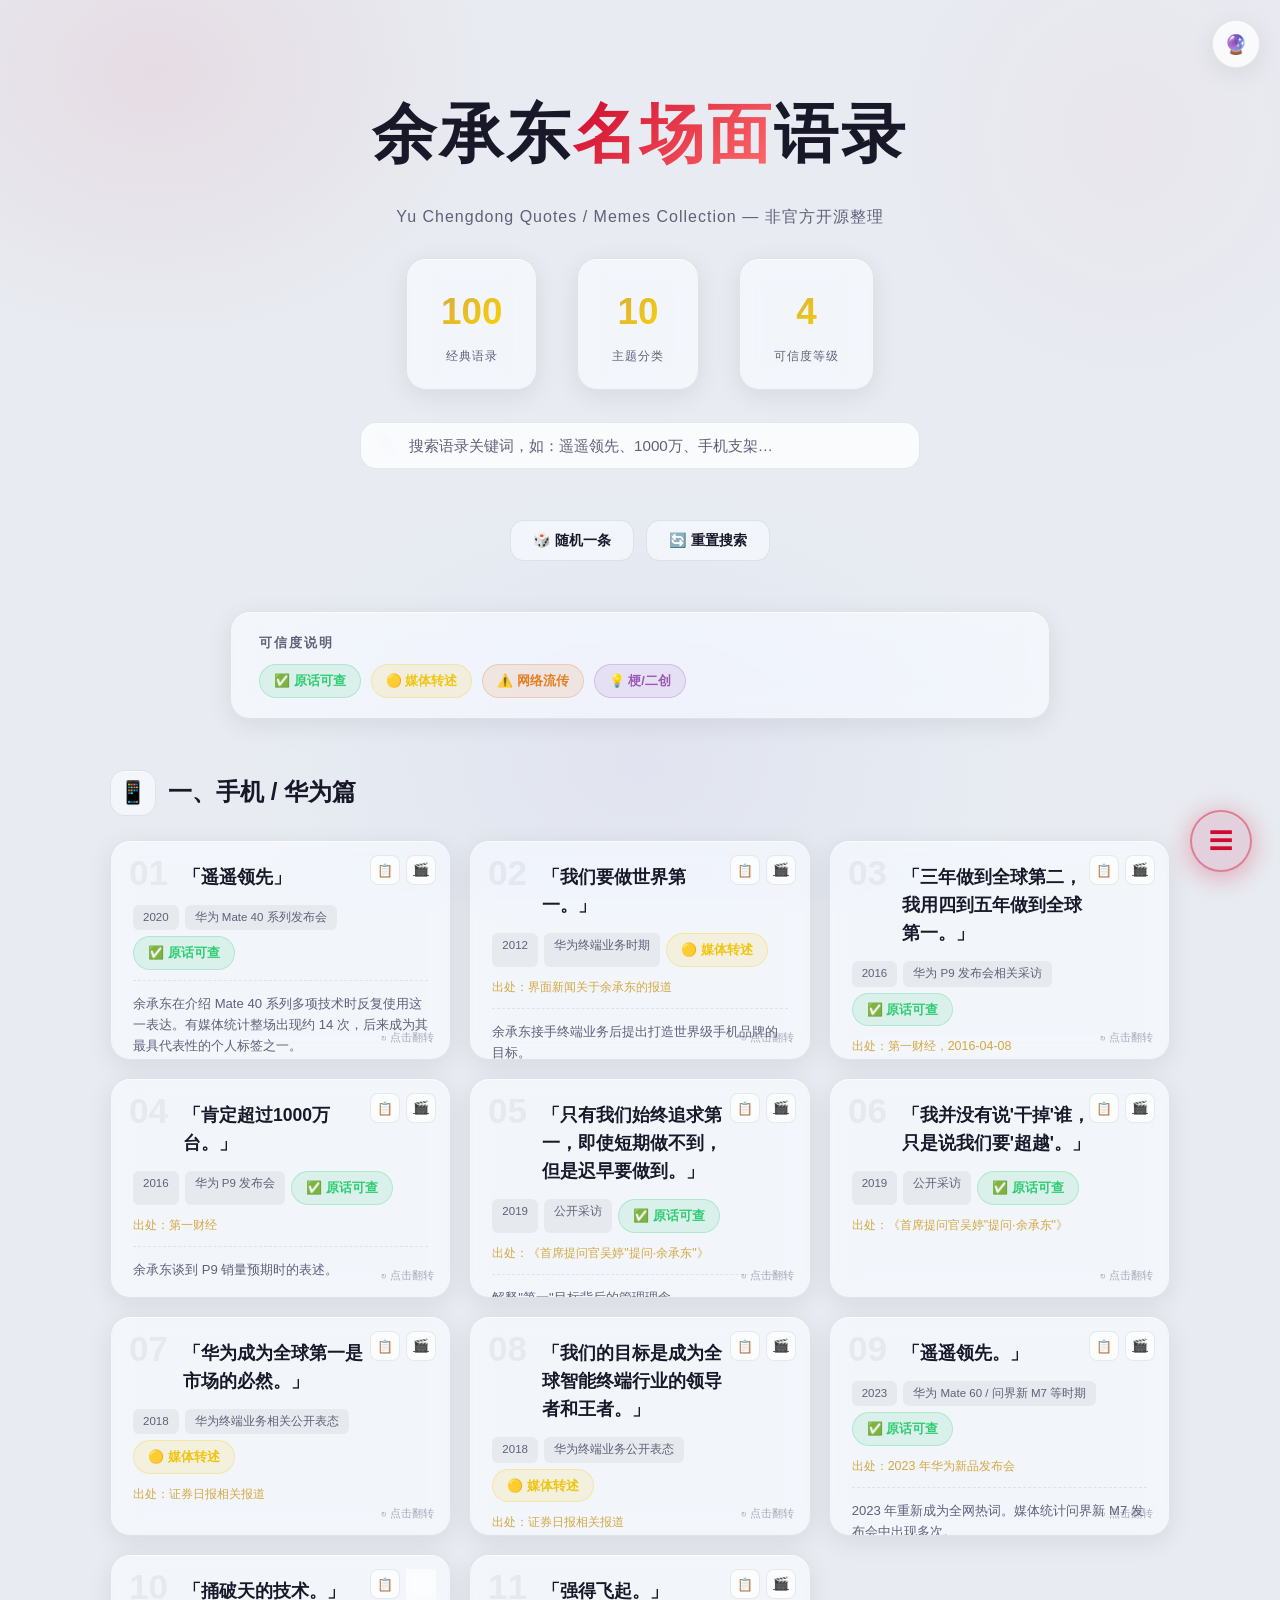
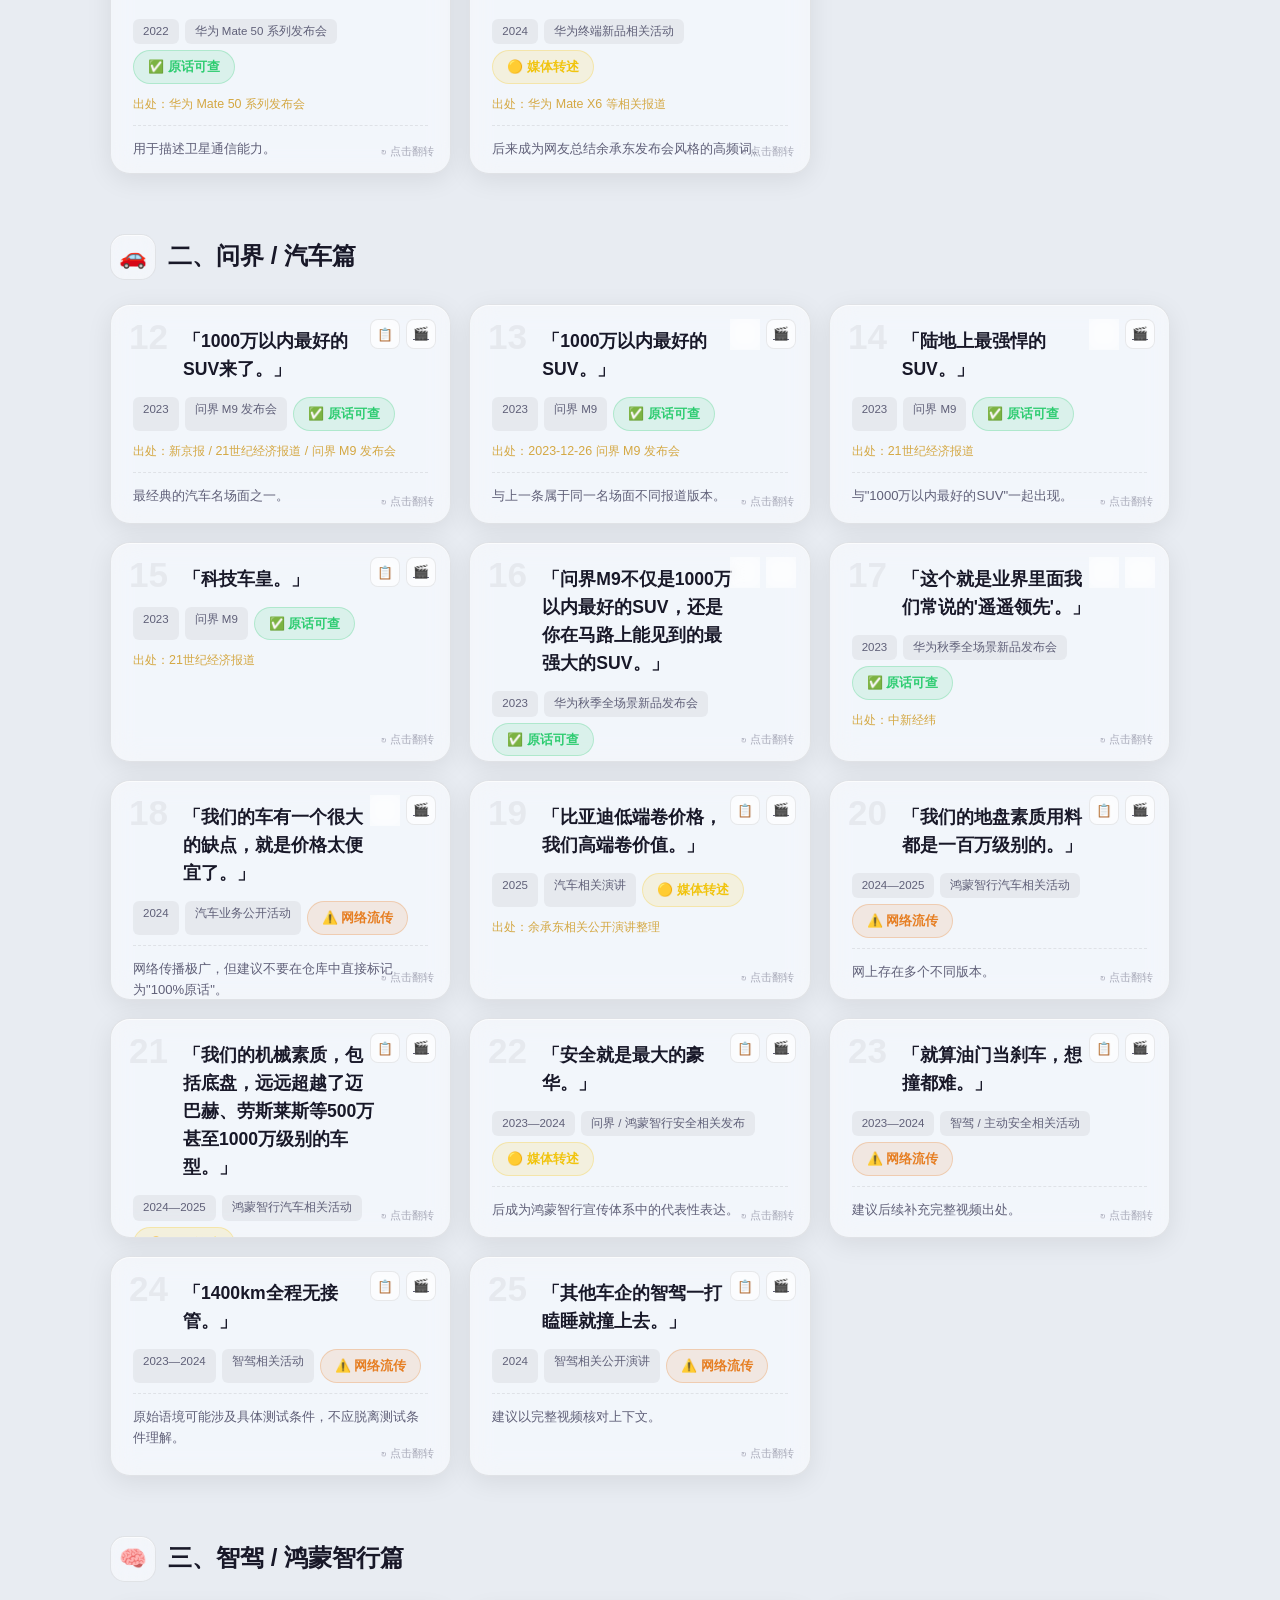
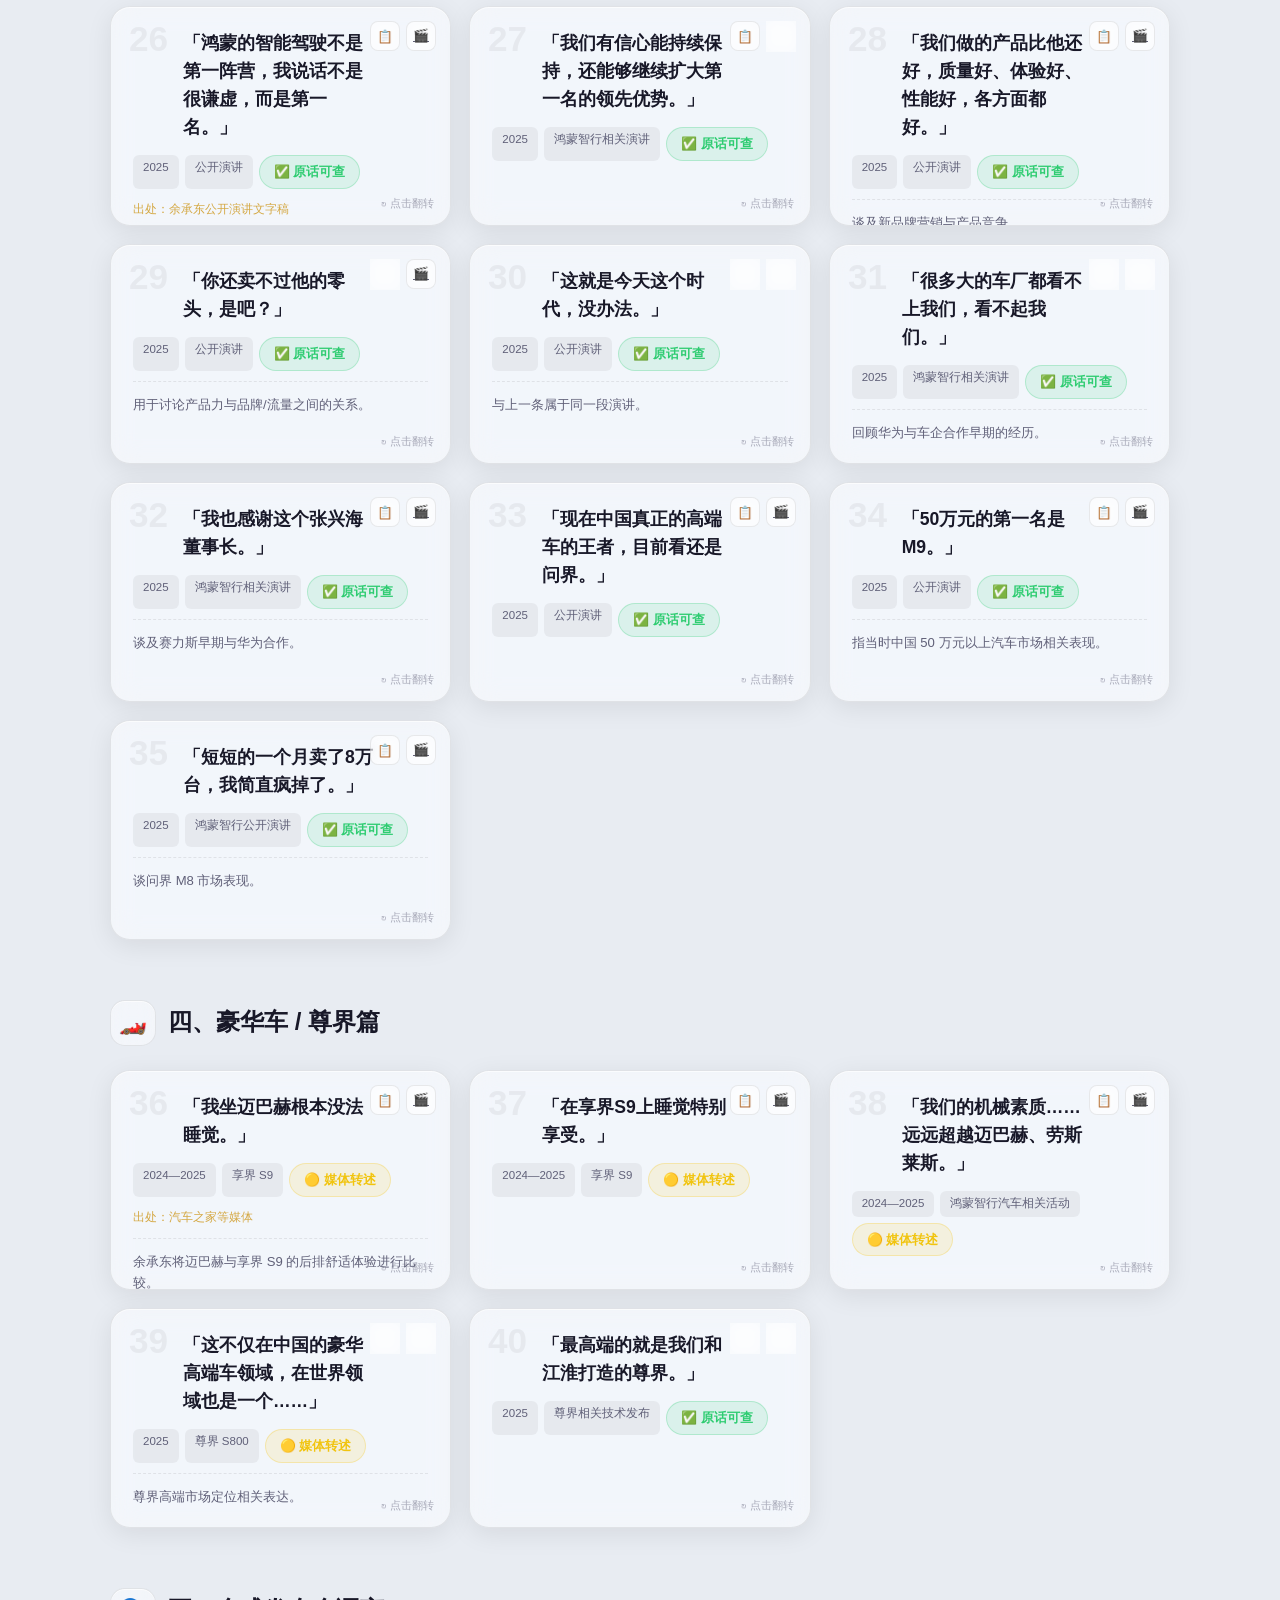
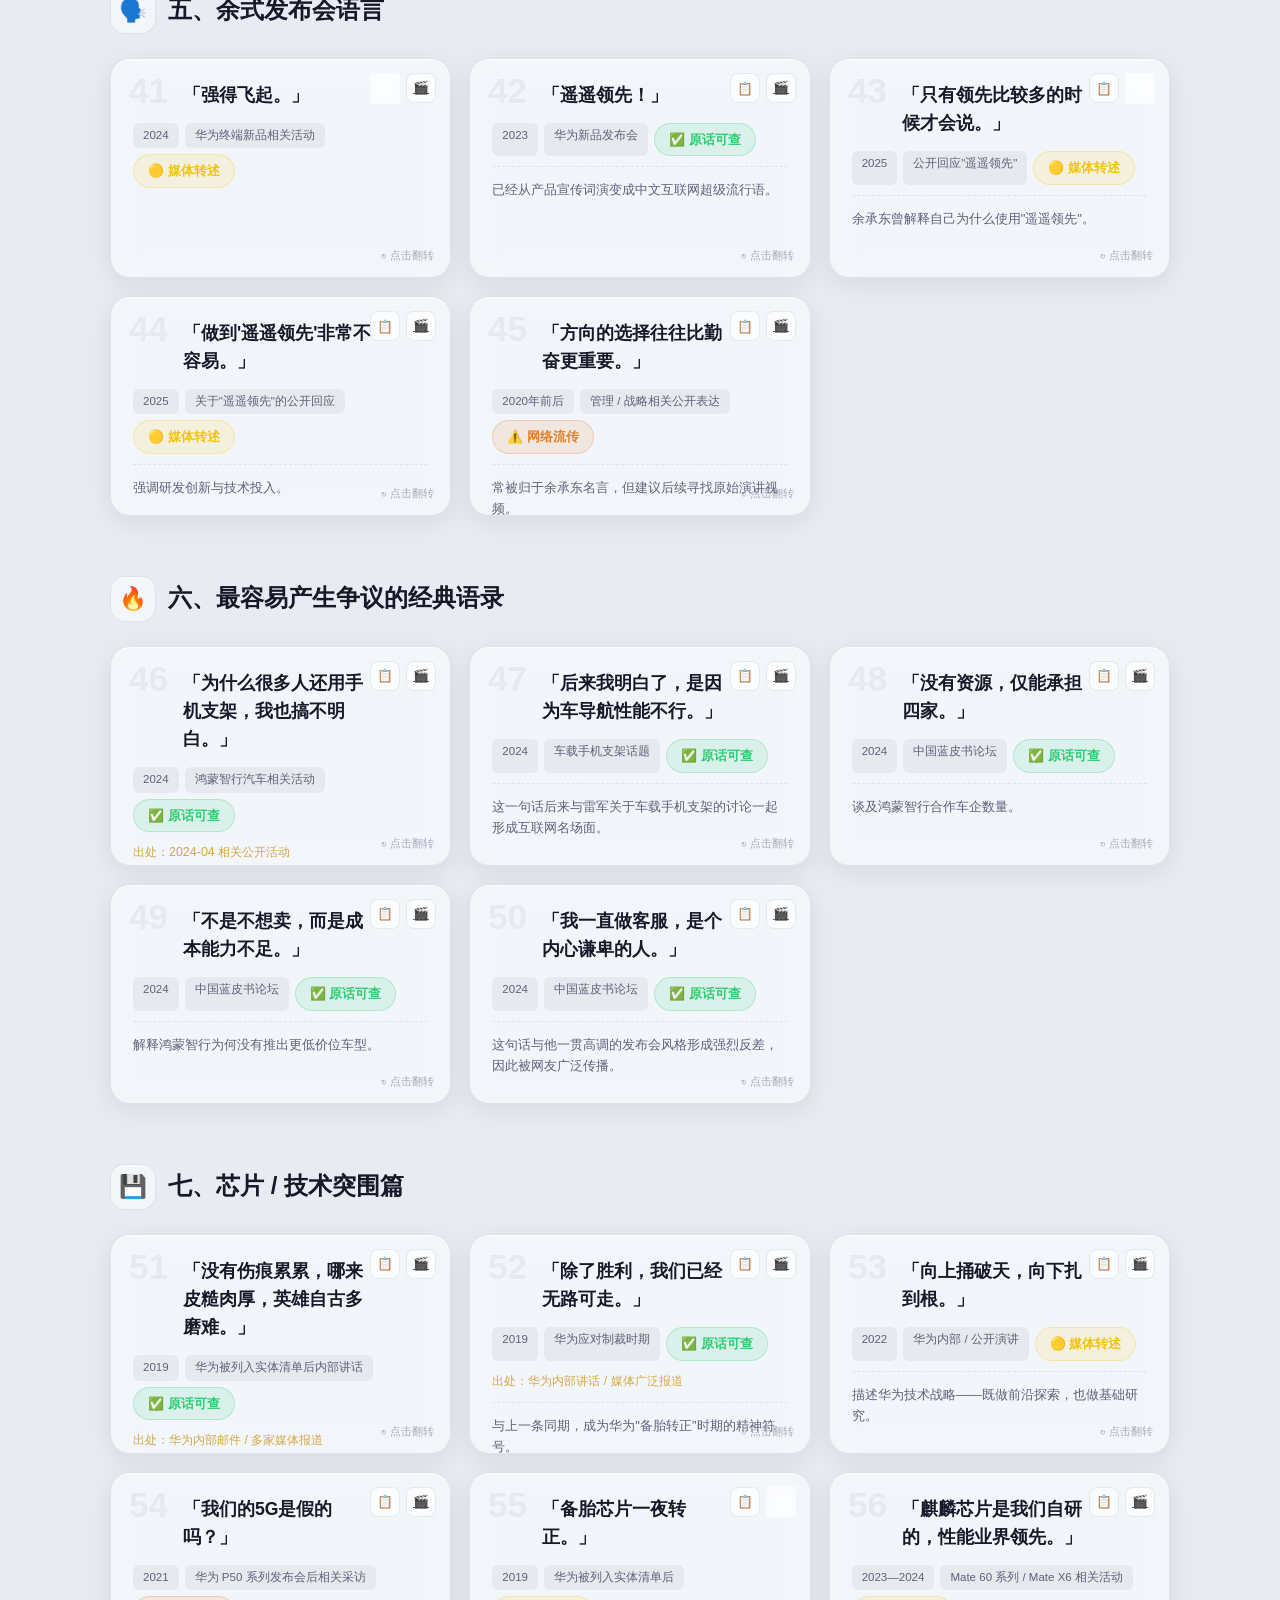
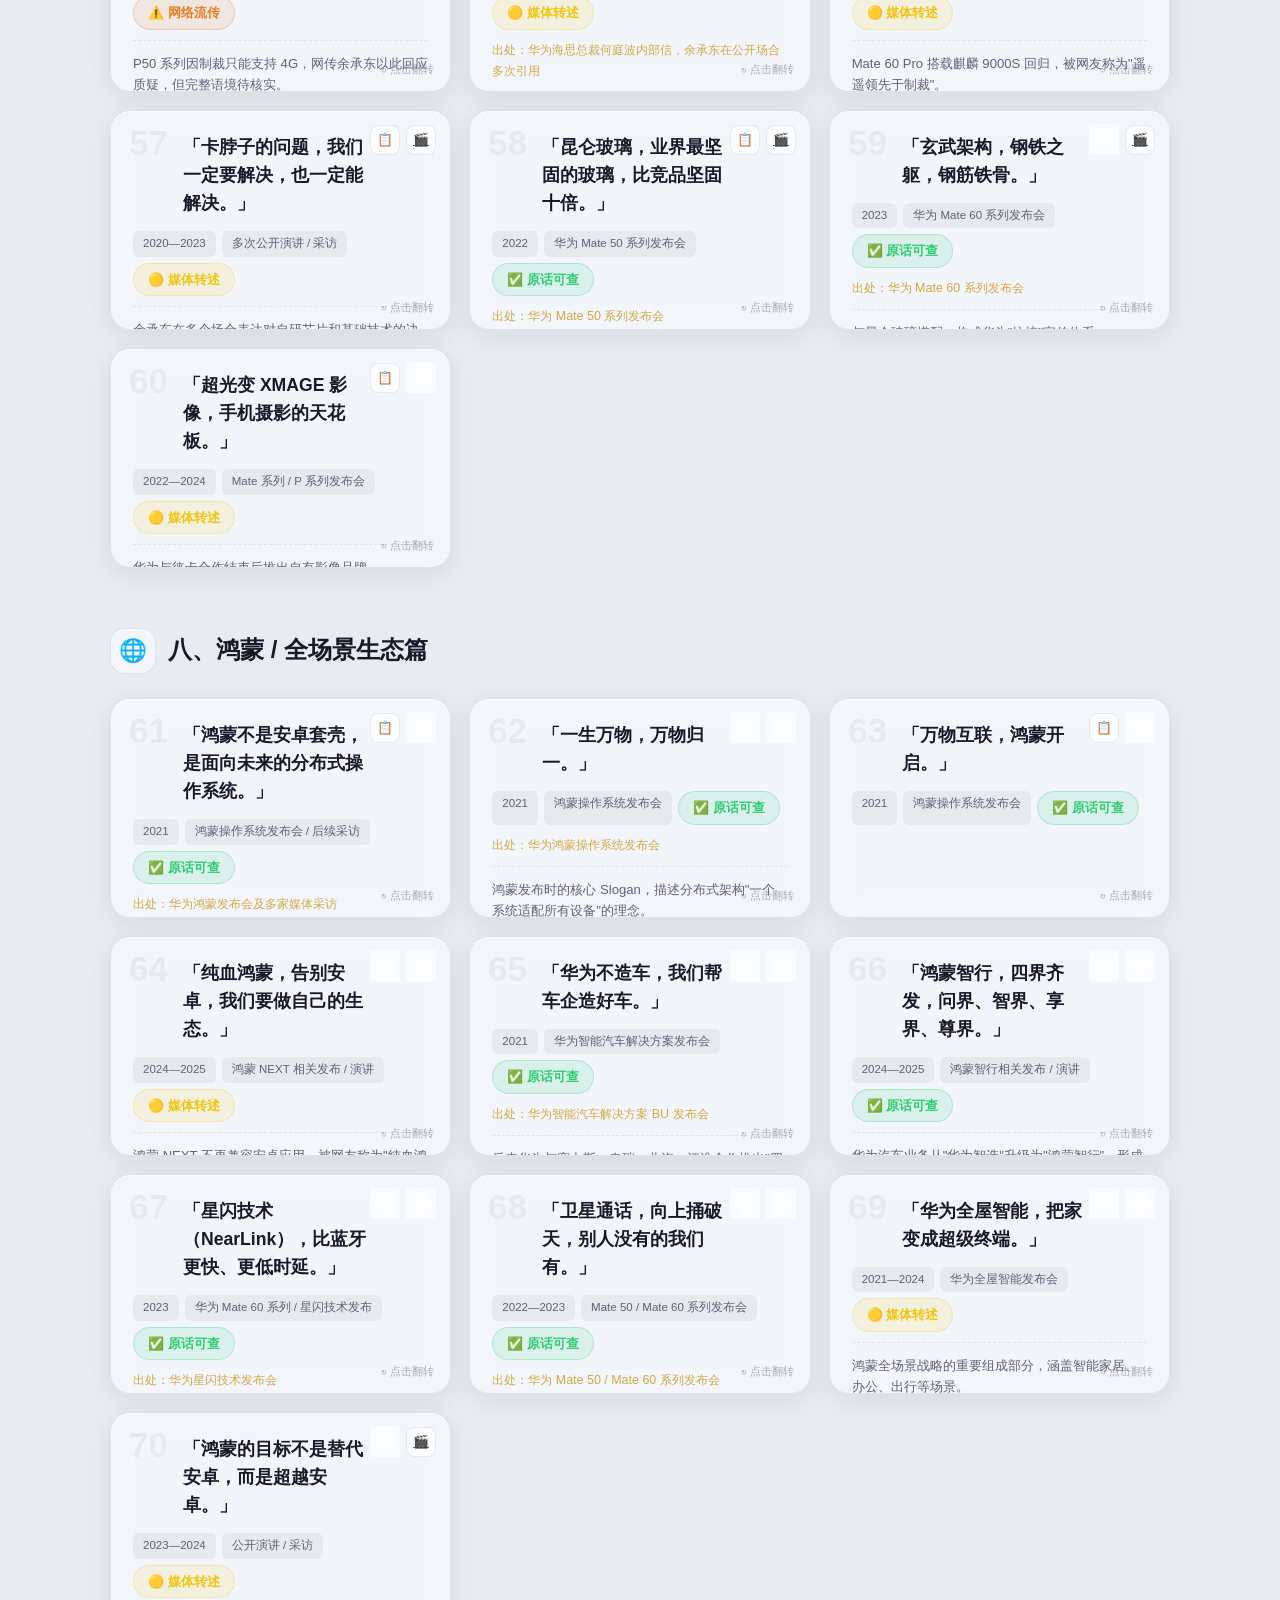
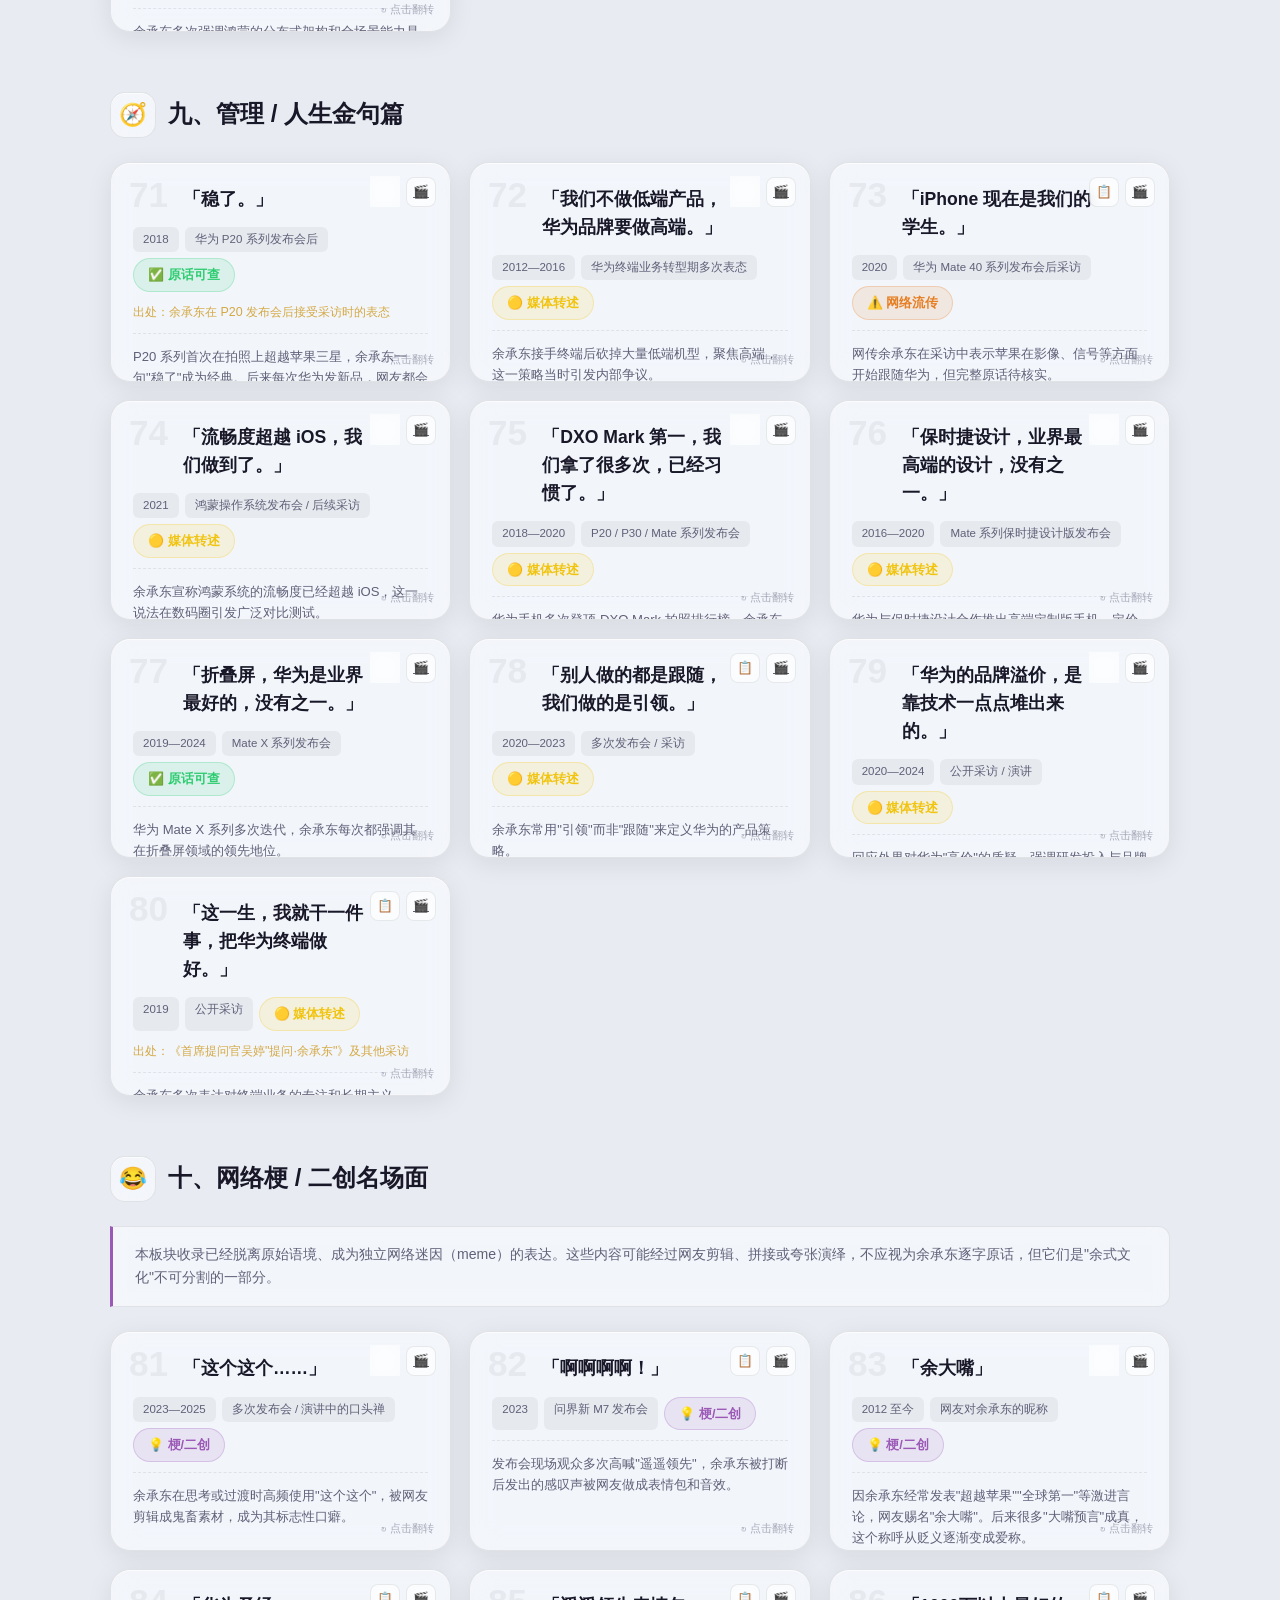
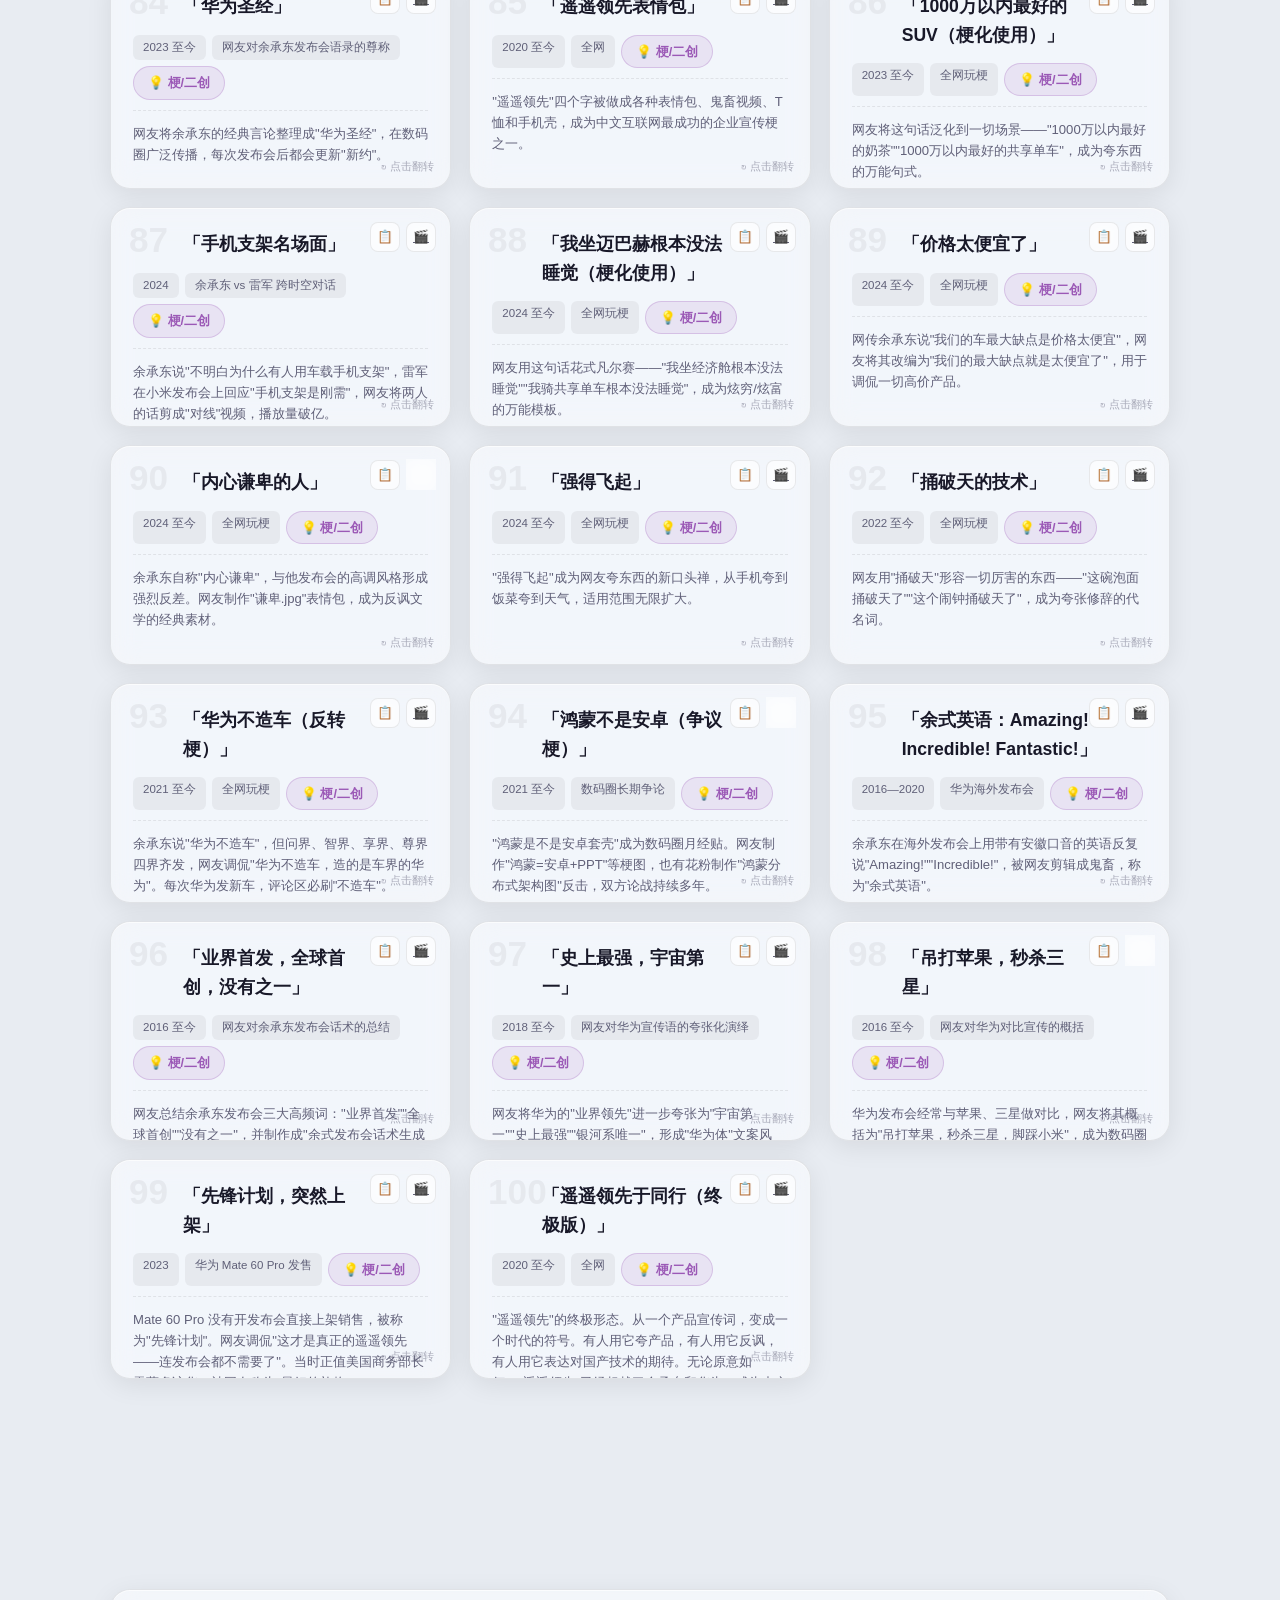
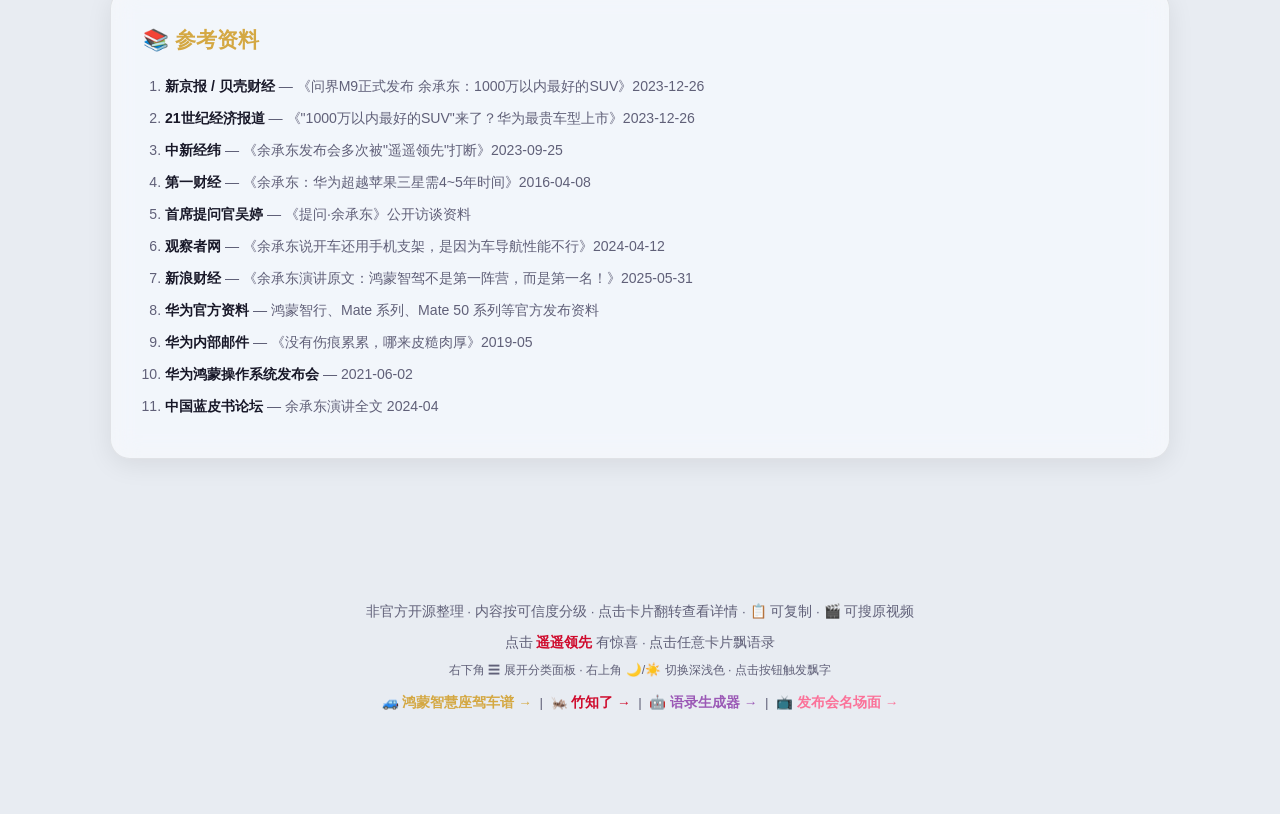
<file: index.html>
<!DOCTYPE html>
<html lang="zh-CN">
<head>
<meta charset="UTF-8">
<meta name="viewport" content="width=device-width, initial-scale=1.0">
<title>余承东名场面语录 · 100 条</title>
<style>
  :root {
    --accent: #cf0a2c;
    --accent-glow: rgba(207, 10, 44, 0.35);
    --gold: #d4a843;
    --green: #2ecc71;
    --yellow: #f1c40f;
    --orange: #e67e22;
    --purple: #9b59b6;
    --pink: #fb7299;
    --radius: 20px;
    --radius-sm: 12px;
  }
  [data-theme="dark"] {
    --bg: #0a0a12;
    --bg-grad-1: rgba(207,10,44,0.14);
    --bg-grad-2: rgba(100,70,210,0.10);
    --bg-grad-3: rgba(251,114,153,0.07);
    --glass: rgba(255,255,255,0.045);
    --glass-hover: rgba(255,255,255,0.075);
    --glass-strong: rgba(14,14,24,0.72);
    --border: rgba(255,255,255,0.09);
    --border-hover: rgba(207,10,44,0.55);
    --text: #ececf4;
    --text-dim: #8a8aa4;
    --text-faint: rgba(255,255,255,0.06);
    --shadow: 0 6px 28px rgba(0,0,0,0.4);
    --rim: rgba(255,255,255,0.12);
    --card-back: rgba(20,20,35,0.9);
  }
  [data-theme="light"] {
    --bg: #e8ecf2;
    --bg-grad-1: rgba(207,10,44,0.07);
    --bg-grad-2: rgba(90,80,200,0.05);
    --bg-grad-3: rgba(251,114,153,0.05);
    --glass: rgba(255,255,255,0.5);
    --glass-hover: rgba(255,255,255,0.7);
    --glass-strong: rgba(255,255,255,0.78);
    --border: rgba(0,0,0,0.08);
    --border-hover: rgba(207,10,44,0.35);
    --text: #181828;
    --text-dim: #606078;
    --text-faint: rgba(0,0,0,0.05);
    --shadow: 0 6px 26px rgba(0,0,0,0.08);
    --rim: rgba(255,255,255,0.65);
    --card-back: rgba(255,255,255,0.92);
  }
  * { margin: 0; padding: 0; box-sizing: border-box; }
  html { scroll-behavior: smooth; }
  body {
    font-family: -apple-system, BlinkMacSystemFont, "Segoe UI", "PingFang SC", "Hiragino Sans GB", "Microsoft YaHei", sans-serif;
    background:
      radial-gradient(ellipse 600px 480px at 12% 8%, var(--bg-grad-1), transparent 60%),
      radial-gradient(ellipse 520px 560px at 88% 15%, var(--bg-grad-3), transparent 55%),
      radial-gradient(ellipse 680px 500px at 50% 85%, var(--bg-grad-2), transparent 60%),
      var(--bg);
    background-attachment: fixed;
    color: var(--text);
    line-height: 1.7;
    min-height: 100vh;
    transition: background 0.4s ease, color 0.4s ease;
    overflow-x: hidden;
  }
  .glass {
    background: var(--glass);
    -webkit-backdrop-filter: blur(14px) saturate(180%);
    backdrop-filter: blur(14px) saturate(180%);
    border: 1px solid var(--border);
    border-radius: var(--radius);
    box-shadow: var(--shadow), inset 0 1px 0 var(--rim);
    transition: transform 0.32s cubic-bezier(0.34, 1.56, 0.64, 1),
                border-color 0.28s ease,
                box-shadow 0.28s ease,
                background 0.28s ease;
    will-change: transform;
  }
  .glass:hover {
    transform: translateY(-4px) scale(1.02);
    border-color: var(--border-hover);
    background: var(--glass-hover);
    box-shadow:
      0 0 0 2px var(--border-hover),
      0 14px 42px var(--accent-glow),
      inset 0 1px 0 var(--rim);
  }
  .glass:active { transform: translateY(-1px) scale(1.005); }
  .hero { position: relative; text-align: center; padding: 80px 20px 40px; z-index: 1; }
  .hero h1 {
    font-size: clamp(2.2rem, 7vw, 4rem);
    font-weight: 900; letter-spacing: 3px; margin-bottom: 14px;
  }
  .hero h1 .highlight {
    background: linear-gradient(135deg, var(--accent), #ff6b6b);
    -webkit-background-clip: text; -webkit-text-fill-color: transparent; background-clip: text;
  }
  .hero .subtitle { font-size: 1rem; color: var(--text-dim); margin-bottom: 28px; letter-spacing: 1px; }
  .stats { display: flex; justify-content: center; gap: 40px; flex-wrap: wrap; margin-bottom: 32px; }
  .stat-item {
    text-align: center; padding: 22px 34px; min-width: 120px;
    position: relative; isolation: isolate; cursor: pointer;
  }
  .stat-num {
    font-size: 2.3rem; font-weight: 900;
    background: linear-gradient(135deg, var(--gold), #ffd700);
    -webkit-background-clip: text; -webkit-text-fill-color: transparent; background-clip: text;
  }
  .stat-label { font-size: 0.78rem; color: var(--text-dim); letter-spacing: 1px; margin-top: 2px; }
  .search-bar {
    max-width: 560px; margin: 0 auto 20px; position: relative;
  }
  .search-bar input {
    width: 100%; padding: 14px 20px 14px 48px;
    background: var(--glass-strong);
    -webkit-backdrop-filter: blur(14px) saturate(180%);
    backdrop-filter: blur(14px) saturate(180%);
    border: 1px solid var(--border); border-radius: 16px;
    color: var(--text); font-size: 0.95rem; outline: none;
    transition: border-color 0.3s, box-shadow 0.3s;
  }
  .search-bar input:focus {
    border-color: var(--accent);
    box-shadow: 0 0 0 3px var(--accent-glow);
  }
  .search-bar input::placeholder { color: var(--text-dim); }
  .search-bar .search-icon {
    position: absolute; left: 16px; top: 50%; transform: translateY(-50%);
    font-size: 1.1rem; opacity: 0.6;
  }
  .search-result-info {
    font-size: 0.82rem; color: var(--text-dim); margin-bottom: 16px;
    min-height: 1.2em;
  }
  .search-result-info .highlight-num { color: var(--accent); font-weight: 700; }
  .action-buttons { display: flex; justify-content: center; gap: 12px; flex-wrap: wrap; margin-bottom: 10px; }
  .action-btn {
    padding: 10px 22px; border-radius: 14px; font-size: 0.88rem; font-weight: 700;
    cursor: pointer; border: 1px solid var(--border);
    background: var(--glass);
    -webkit-backdrop-filter: blur(10px) saturate(170%);
    backdrop-filter: blur(10px) saturate(170%);
    color: var(--text);
    transition: all 0.28s cubic-bezier(0.34, 1.56, 0.64, 1);
    display: inline-flex; align-items: center; gap: 6px;
  }
  .action-btn:hover {
    transform: translateY(-2px) scale(1.04);
    border-color: var(--accent); color: #fff; background: var(--accent);
    box-shadow: 0 4px 18px var(--accent-glow);
  }
  .action-btn:active { transform: translateY(0) scale(0.98); }
  .legend {
    max-width: 820px; margin: 0 auto 40px; padding: 20px 28px;
    position: relative; z-index: 1;
  }
  .legend h3 { font-size: 0.82rem; color: var(--text-dim); margin-bottom: 10px; letter-spacing: 2px; text-transform: uppercase; }
  .legend-tags { display: flex; flex-wrap: wrap; gap: 10px; }
  .legend-tag { display: inline-flex; align-items: center; gap: 6px; padding: 5px 14px; border-radius: 20px; font-size: 0.8rem; font-weight: 600; }
  .tag-verified { background: rgba(46,204,113,0.12); color: var(--green); border: 1px solid rgba(46,204,113,0.25); }
  .tag-media { background: rgba(241,196,15,0.12); color: var(--yellow); border: 1px solid rgba(241,196,15,0.25); }
  .tag-rumor { background: rgba(230,126,34,0.12); color: var(--orange); border: 1px solid rgba(230,126,34,0.25); }
  .tag-meme { background: rgba(155,89,182,0.12); color: var(--purple); border: 1px solid rgba(155,89,182,0.25); }
  .theme-toggle {
    position: fixed; top: 20px; right: 20px;
    width: 48px; height: 48px; border-radius: 50%;
    background: var(--glass-strong);
    -webkit-backdrop-filter: blur(14px) saturate(180%);
    backdrop-filter: blur(14px) saturate(180%);
    border: 1px solid var(--border); color: var(--text); font-size: 1.2rem;
    cursor: pointer; z-index: 200;
    display: flex; align-items: center; justify-content: center;
    transition: transform 0.32s cubic-bezier(0.34, 1.56, 0.64, 1), border-color 0.28s ease, box-shadow 0.28s ease;
    box-shadow: var(--shadow), inset 0 1px 0 var(--rim);
  }
  .theme-toggle:hover { transform: scale(1.12) rotate(15deg); border-color: var(--accent); box-shadow: 0 0 0 2px var(--border-hover), 0 8px 28px var(--accent-glow); }
  .fab-panel {
    position: fixed; bottom: 104px; right: 28px; width: 340px;
    background: var(--glass-strong);
    -webkit-backdrop-filter: blur(16px) saturate(180%);
    backdrop-filter: blur(16px) saturate(180%);
    border: 1px solid var(--border); border-radius: 24px; padding: 18px;
    z-index: 149; opacity: 0;
    transform: translateY(16px) scale(0.94); transform-origin: bottom right;
    pointer-events: none;
    transition: opacity 0.3s ease, transform 0.35s cubic-bezier(0.34, 1.56, 0.64, 1);
    box-shadow: 0 12px 48px rgba(0,0,0,0.3), inset 0 1px 0 var(--rim);
    max-height: calc(100vh - 140px); overflow-y: auto;
  }
  .fab-panel.open { opacity: 1; transform: translateY(0) scale(1); pointer-events: auto; }
  .fab-panel-header { font-size: 0.78rem; color: var(--text-dim); letter-spacing: 2px; text-transform: uppercase; margin-bottom: 14px; padding-left: 4px; }
  .fab-panel-grid { display: grid; grid-template-columns: 1fr 1fr; gap: 8px; }
  .fab-grid-item {
    padding: 12px 14px; background: var(--glass);
    -webkit-backdrop-filter: blur(8px) saturate(160%);
    backdrop-filter: blur(8px) saturate(160%);
    border: 1px solid var(--border); border-radius: 14px;
    color: var(--text); font-size: 0.84rem; font-weight: 600;
    cursor: pointer; white-space: nowrap;
    transition: transform 0.25s cubic-bezier(0.34, 1.56, 0.64, 1), background 0.25s, border-color 0.25s, box-shadow 0.25s;
    display: flex; align-items: center; gap: 8px;
  }
  .fab-grid-item:hover { background: var(--accent); border-color: var(--accent); color: #fff; transform: translateY(-2px) scale(1.03); box-shadow: 0 4px 16px var(--accent-glow); }
  .fab-grid-item .emoji { font-size: 1rem; flex-shrink: 0; }
  .fab-grid-item.full { grid-column: 1 / -1; justify-content: center; }
  .fab-main {
    position: fixed; bottom: 28px; right: 28px;
    width: 62px; height: 62px; border-radius: 50%;
    background: rgba(207,10,44,0.12);
    -webkit-backdrop-filter: blur(14px) saturate(180%);
    backdrop-filter: blur(14px) saturate(180%);
    border: 2px solid rgba(207,10,44,0.4); color: var(--accent); font-size: 1.5rem;
    cursor: pointer; display: flex; align-items: center; justify-content: center;
    z-index: 151;
    transition: transform 0.35s cubic-bezier(0.34, 1.56, 0.64, 1), background 0.3s, border-color 0.3s, box-shadow 0.3s;
    box-shadow: 0 4px 28px var(--accent-glow), inset 0 1px 0 rgba(255,255,255,0.2);
  }
  .fab-main:hover { transform: scale(1.1); box-shadow: 0 0 0 3px rgba(207,10,44,0.3), 0 6px 32px var(--accent-glow); }
  .fab-main.open { transform: rotate(135deg); background: var(--accent); color: #fff; border-color: var(--accent); }
  .container { max-width: 1100px; margin: 0 auto; padding: 10px 20px 100px; position: relative; z-index: 1; }
  .section { margin-bottom: 60px; scroll-margin-top: 30px; }
  .section-title { font-size: 1.5rem; font-weight: 800; margin-bottom: 24px; display: flex; align-items: center; gap: 12px; }
  .section-title .emoji {
    font-size: 1.4rem; width: 46px; height: 46px;
    display: flex; align-items: center; justify-content: center;
    background: var(--glass);
    -webkit-backdrop-filter: blur(10px) saturate(170%);
    backdrop-filter: blur(10px) saturate(170%);
    border: 1px solid var(--border); border-radius: 15px;
    box-shadow: inset 0 1px 0 var(--rim);
  }
  .section-desc {
    font-size: 0.88rem; color: var(--text-dim); margin-bottom: 24px;
    padding: 16px 22px; background: var(--glass);
    -webkit-backdrop-filter: blur(10px) saturate(170%);
    backdrop-filter: blur(10px) saturate(170%);
    border: 1px solid var(--border); border-left: 3px solid var(--purple);
    border-radius: 0 var(--radius-sm) var(--radius-sm) 0;
  }
  .quote-grid { display: grid; grid-template-columns: repeat(auto-fill, minmax(330px, 1fr)); gap: 18px; }
  .quote-card {
    perspective: 1200px;
    min-height: 220px;
    opacity: 0;
    transform: translateY(30px);
    transition: opacity 0.6s ease, transform 0.6s cubic-bezier(0.22, 1, 0.36, 1);
  }
  .quote-card.visible { opacity: 1; transform: translateY(0); }
  .quote-card.hidden { display: none; }
  .quote-card-inner {
    position: relative; width: 100%; height: 100%;
    transition: transform 0.6s cubic-bezier(0.34, 1.56, 0.64, 1);
    transform-style: preserve-3d;
    cursor: pointer;
  }
  .quote-card.flipped .quote-card-inner { transform: rotateY(180deg); }
  .quote-card-front, .quote-card-back {
    position: absolute; top: 0; left: 0; width: 100%; height: 100%;
    backface-visibility: hidden;
    -webkit-backface-visibility: hidden;
    border-radius: var(--radius);
    padding: 22px;
    overflow: hidden;
  }
  .quote-card-front {
    background: var(--glass);
    -webkit-backdrop-filter: blur(14px) saturate(180%);
    backdrop-filter: blur(14px) saturate(180%);
    border: 1px solid var(--border);
    box-shadow: var(--shadow), inset 0 1px 0 var(--rim);
    transition: border-color 0.28s, box-shadow 0.28s;
  }
  .quote-card:hover .quote-card-front {
    border-color: var(--border-hover);
    box-shadow: 0 0 0 2px var(--border-hover), 0 14px 42px var(--accent-glow), inset 0 1px 0 var(--rim);
  }
  .quote-card-back {
    background: var(--card-back);
    -webkit-backdrop-filter: blur(16px) saturate(180%);
    backdrop-filter: blur(16px) saturate(180%);
    border: 1px solid var(--border-hover);
    box-shadow: 0 8px 32px var(--accent-glow), inset 0 1px 0 var(--rim);
    transform: rotateY(180deg);
    display: flex; flex-direction: column;
  }
  .quote-num {
    position: absolute; top: 14px; left: 18px;
    font-size: 2.2rem; font-weight: 900; color: var(--text-faint); line-height: 1;
  }
  .card-actions { position: absolute; top: 14px; right: 14px; display: flex; gap: 6px; z-index: 3; }
  .icon-btn {
    width: 30px; height: 30px; border-radius: 8px;
    border: 1px solid var(--border); background: var(--glass);
    -webkit-backdrop-filter: blur(6px); backdrop-filter: blur(6px);
    color: var(--text-dim); cursor: pointer;
    display: flex; align-items: center; justify-content: center;
    font-size: 0.8rem; transition: all 0.2s; z-index: 3;
  }
  .icon-btn:hover { background: var(--accent); border-color: var(--accent); color: #fff; transform: scale(1.1); }
  .icon-btn.copied { background: var(--green); border-color: var(--green); color: #fff; }
  .icon-btn.video-btn:hover { background: var(--purple); border-color: var(--purple); }
  .quote-text { font-size: 1.1rem; font-weight: 700; line-height: 1.6; margin-bottom: 14px; padding-right: 50px; padding-left: 50px; color: var(--text); }
  .quote-meta { display: flex; flex-wrap: wrap; gap: 6px; margin-bottom: 10px; }
  .meta-tag { font-size: 0.72rem; padding: 3px 10px; border-radius: 6px; background: var(--text-faint); color: var(--text-dim); }
  .quote-note { font-size: 0.82rem; color: var(--text-dim); line-height: 1.6; margin-top: 10px; padding-top: 12px; border-top: 1px dashed var(--border); }
  .quote-source { font-size: 0.78rem; color: var(--gold); margin-top: 6px; font-weight: 500; }
  .flip-hint {
    position: absolute; bottom: 12px; right: 16px;
    font-size: 0.7rem; color: var(--text-dim); opacity: 0.5;
    display: flex; align-items: center; gap: 4px;
  }
  .back-title { font-size: 0.85rem; font-weight: 700; color: var(--accent); margin-bottom: 10px; letter-spacing: 1px; }
  .back-content { font-size: 0.85rem; color: var(--text-dim); line-height: 1.7; flex: 1; overflow-y: auto; }
  .back-content strong { color: var(--text); }
  .back-video-btn {
    margin-top: 12px; padding: 8px 16px; border-radius: 10px;
    background: var(--purple); color: #fff; border: none; font-size: 0.8rem; font-weight: 600;
    cursor: pointer; transition: transform 0.2s, box-shadow 0.2s;
    display: inline-flex; align-items: center; gap: 6px; text-decoration: none;
  }
  .back-video-btn:hover { transform: translateY(-2px); box-shadow: 0 4px 14px rgba(155,89,182,0.4); }
  .refs { padding: 32px; margin-top: 40px; }
  .refs h2 { font-size: 1.3rem; margin-bottom: 18px; color: var(--gold); }
  .refs ol { padding-left: 22px; color: var(--text-dim); font-size: 0.88rem; }
  .refs li { margin-bottom: 8px; }
  .refs li strong { color: var(--text); }
  footer { text-align: center; padding: 40px 20px 100px; color: var(--text-dim); font-size: 0.85rem; position: relative; z-index: 1; }
  footer .yaoyao { color: var(--accent); font-weight: 700; cursor: pointer; transition: text-shadow 0.3s; }
  footer .yaoyao:hover { text-shadow: 0 0 20px var(--accent-glow); }
  footer .car-link { color: var(--gold); font-weight: 600; cursor: pointer; text-decoration: none; }
  footer .car-link:hover { text-shadow: 0 0 16px rgba(212,168,67,0.5); }
  @keyframes float-up {
    0% { opacity: 1; transform: translateY(0) scale(0.75); }
    15% { opacity: 1; transform: translateY(-10px) scale(1.12); }
    100% { opacity: 0; transform: translateY(-120px) scale(1.35); }
  }
  .float-text {
    position: fixed;
    font-weight: 900;
    pointer-events: none;
    animation: float-up 1.25s cubic-bezier(0.22, 0.61, 0.36, 1) forwards;
    z-index: 9998;
    white-space: nowrap;
    text-shadow: 0 0 16px currentColor;
    letter-spacing: 1px;
  }
  .back-top {
    position: fixed; bottom: 28px; left: 28px;
    width: 48px; height: 48px; border-radius: 50%;
    background: var(--glass-strong);
    -webkit-backdrop-filter: blur(14px) saturate(180%);
    backdrop-filter: blur(14px) saturate(180%);
    border: 1px solid var(--border); color: var(--text); font-size: 1.1rem;
    cursor: pointer; z-index: 150;
    display: flex; align-items: center; justify-content: center;
    transition: transform 0.3s, border-color 0.3s, color 0.3s, opacity 0.3s, box-shadow 0.3s;
    box-shadow: var(--shadow), inset 0 1px 0 var(--rim);
    opacity: 0; pointer-events: none;
  }
  .back-top.show { opacity: 1; pointer-events: auto; }
  .back-top:hover { border-color: var(--accent); color: var(--accent); transform: translateY(-3px) scale(1.08); box-shadow: 0 0 0 2px var(--border-hover); }
  .random-toast {
    position: fixed; top: 50%; left: 50%; transform: translate(-50%, -50%) scale(0.8);
    background: var(--glass-strong);
    -webkit-backdrop-filter: blur(20px) saturate(200%);
    backdrop-filter: blur(20px) saturate(200%);
    border: 1px solid var(--border-hover);
    border-radius: 24px; padding: 36px 44px;
    max-width: 90vw; text-align: center;
    z-index: 500; opacity: 0; pointer-events: none;
    transition: opacity 0.4s, transform 0.5s cubic-bezier(0.34, 1.56, 0.64, 1);
    box-shadow: 0 20px 60px rgba(0,0,0,0.4), 0 0 0 1px var(--border-hover), inset 0 1px 0 var(--rim);
  }
  .random-toast.show { opacity: 1; transform: translate(-50%, -50%) scale(1); pointer-events: auto; }
  .random-toast .rt-num { font-size: 0.8rem; color: var(--text-dim); margin-bottom: 12px; letter-spacing: 2px; }
  .random-toast .rt-text { font-size: 1.5rem; font-weight: 900; line-height: 1.5; margin-bottom: 16px; color: var(--text); }
  .random-toast .rt-tags { display: flex; justify-content: center; flex-wrap: wrap; gap: 6px; margin-bottom: 16px; }
  .random-toast .rt-actions { display: flex; justify-content: center; gap: 10px; }
  .random-toast .rt-btn {
    padding: 8px 18px; border-radius: 12px; border: 1px solid var(--border);
    background: var(--glass); color: var(--text); font-size: 0.82rem; font-weight: 600;
    cursor: pointer; transition: all 0.2s;
  }
  .random-toast .rt-btn:hover { background: var(--accent); border-color: var(--accent); color: #fff; transform: translateY(-2px); }
  .random-toast .rt-btn.close-btn:hover { background: var(--text-dim); border-color: var(--text-dim); }
  @media (max-width: 600px) {
    .quote-grid { grid-template-columns: 1fr; }
    .hero { padding: 60px 16px 30px; }
    .stats { gap: 16px; }
    .stat-item { min-width: 90px; padding: 14px 20px; }
    .fab-main { bottom: 20px; right: 20px; width: 56px; height: 56px; }
    .fab-panel { bottom: 92px; right: 16px; width: calc(100vw - 32px); }
    .theme-toggle { top: 14px; right: 14px; width: 42px; height: 42px; }
    .back-top { bottom: 20px; left: 20px; width: 42px; height: 42px; }
    .random-toast { padding: 24px 28px; }
    .random-toast .rt-text { font-size: 1.2rem; }
  }
  @media (prefers-reduced-motion: reduce) {
    .glass, .theme-toggle, .fab-main, .fab-panel, .back-top, .fab-grid-item, .quote-card-inner { transition: background 0.3s, border-color 0.3s, opacity 0.3s; }
    .glass:hover, .theme-toggle:hover, .fab-main:hover, .back-top:hover { transform: none; }
    .quote-card { opacity: 1; transform: none; }
  }
</style>
</head>
<body data-theme="dark">
<button class="theme-toggle" id="themeToggle" title="切换主题">🌙</button>
<button class="back-top" id="backTop" title="回到顶部">↑</button>
<div class="fab-panel" id="fabPanel">
  <div class="fab-panel-header">分类导航</div>
  <div class="fab-panel-grid" id="fabGrid">
    <div class="fab-grid-item full" data-target="top"><span class="emoji">🏠</span> 全部语录</div>
    <div class="fab-grid-item" data-target="sec1"><span class="emoji">📱</span> 手机 / 华为</div>
    <div class="fab-grid-item" data-target="sec2"><span class="emoji">🚗</span> 问界 / 汽车</div>
    <div class="fab-grid-item" data-target="sec3"><span class="emoji">🧠</span> 智驾 / 鸿蒙</div>
    <div class="fab-grid-item" data-target="sec4"><span class="emoji">🏎️</span> 豪华 / 尊界</div>
    <div class="fab-grid-item" data-target="sec5"><span class="emoji">🗣️</span> 余式语言</div>
    <div class="fab-grid-item" data-target="sec6"><span class="emoji">🔥</span> 争议经典</div>
    <div class="fab-grid-item" data-target="sec7"><span class="emoji">💾</span> 芯片 / 突围</div>
    <div class="fab-grid-item" data-target="sec8"><span class="emoji">🌐</span> 鸿蒙 / 生态</div>
    <div class="fab-grid-item" data-target="sec9"><span class="emoji">🧭</span> 管理 / 金句</div>
    <div class="fab-grid-item full" data-target="sec10"><span class="emoji">😂</span> 网络梗 / 二创</div>
    <div class="fab-grid-item full" id="carNavBtn"><span class="emoji">🚙</span> 鸿蒙座驾车谱 →</div>
    <div class="fab-grid-item full" id="zhuzhiliaoNavBtn"><span class="emoji">🦗</span> 竹知了（余承东同款）→</div>
    <div class="fab-grid-item full" id="generatorNavBtn"><span class="emoji">🤖</span> 余式语录生成器 →</div>
    <div class="fab-grid-item full" id="soundboardNavBtn"><span class="emoji">📺</span> 发布会名场面 →</div>
  </div>
</div>
<button class="fab-main" id="fabMain">☰</button>
<div class="random-toast" id="randomToast">
  <div class="rt-num" id="rtNum"></div>
  <div class="rt-text" id="rtText"></div>
  <div class="rt-tags" id="rtTags"></div>
  <div class="rt-actions">
    <button class="rt-btn" id="rtCopy">📋 复制</button>
    <button class="rt-btn" id="rtLocate">📍 定位</button>
    <button class="rt-btn close-btn" id="rtClose">关闭</button>
  </div>
</div>
<div class="hero" id="top">
  <h1>余承东<span class="highlight">名场面</span>语录</h1>
  <p class="subtitle">Yu Chengdong Quotes / Memes Collection — 非官方开源整理</p>
  <div class="stats">
    <div class="stat-item glass"><div class="stat-num" id="statTotal">100</div><div class="stat-label">经典语录</div></div>
    <div class="stat-item glass"><div class="stat-num">10</div><div class="stat-label">主题分类</div></div>
    <div class="stat-item glass"><div class="stat-num">4</div><div class="stat-label">可信度等级</div></div>
  </div>
  <div class="search-bar">
    <span class="search-icon">🔍</span>
    <input type="text" id="searchInput" placeholder="搜索语录关键词，如：遥遥领先、1000万、手机支架…" autocomplete="off">
  </div>
  <div class="search-result-info" id="searchInfo"></div>
  <div class="action-buttons">
    <button class="action-btn" id="randomBtn">🎲 随机一条</button>
    <button class="action-btn" id="resetSearchBtn">🔄 重置搜索</button>
  </div>
</div>
<div class="legend glass">
  <h3>可信度说明</h3>
  <div class="legend-tags">
    <span class="legend-tag tag-verified">✅ 原话可查</span>
    <span class="legend-tag tag-media">🟡 媒体转述</span>
    <span class="legend-tag tag-rumor">⚠️ 网络流传</span>
    <span class="legend-tag tag-meme">💡 梗/二创</span>
  </div>
</div>
<div class="container" id="quoteContainer">
</div>
<div class="container">
<div class="refs glass">
  <h2>📚 参考资料</h2>
  <ol>
    <li><strong>新京报 / 贝壳财经</strong> — 《问界M9正式发布 余承东：1000万以内最好的SUV》2023-12-26</li>
    <li><strong>21世纪经济报道</strong> — 《"1000万以内最好的SUV"来了？华为最贵车型上市》2023-12-26</li>
    <li><strong>中新经纬</strong> — 《余承东发布会多次被"遥遥领先"打断》2023-09-25</li>
    <li><strong>第一财经</strong> — 《余承东：华为超越苹果三星需4~5年时间》2016-04-08</li>
    <li><strong>首席提问官吴婷</strong> — 《提问·余承东》公开访谈资料</li>
    <li><strong>观察者网</strong> — 《余承东说开车还用手机支架，是因为车导航性能不行》2024-04-12</li>
    <li><strong>新浪财经</strong> — 《余承东演讲原文：鸿蒙智驾不是第一阵营，而是第一名！》2025-05-31</li>
    <li><strong>华为官方资料</strong> — 鸿蒙智行、Mate 系列、Mate 50 系列等官方发布资料</li>
    <li><strong>华为内部邮件</strong> — 《没有伤痕累累，哪来皮糙肉厚》2019-05</li>
    <li><strong>华为鸿蒙操作系统发布会</strong> — 2021-06-02</li>
    <li><strong>中国蓝皮书论坛</strong> — 余承东演讲全文 2024-04</li>
  </ol>
</div>
</div>
<footer>
  <p>非官方开源整理 · 内容按可信度分级 · 点击卡片翻转查看详情 · 📋 可复制 · 🎬 可搜原视频</p>
  <p style="margin-top:8px;">点击 <span class="yaoyao" id="yaoyaoBtn">遥遥领先</span> 有惊喜 · 点击任意卡片飘语录</p>
  <p style="margin-top:6px;font-size:0.78rem;">右下角 ☰ 展开分类面板 · 右上角 🌙/☀️ 切换深浅色 · 点击按钮触发飘字</p>
  <p style="margin-top:10px;">
    <a class="car-link" href="cars.html">🚙 鸿蒙智慧座驾车谱 →</a> &nbsp;|&nbsp;
    <a class="car-link" href="https://yangh9.github.io/zhuzhiliao/" target="_blank" style="color:var(--accent);">🦗 竹知了 →</a> &nbsp;|&nbsp;
    <a class="car-link" href="generator.html" style="color:var(--purple);">🤖 语录生成器 →</a> &nbsp;|&nbsp;
    <a class="car-link" href="soundboard.html" style="color:var(--pink);">📺 发布会名场面 →</a>
  </p>
</footer>
<script>
const QUOTES = [
  {num:"01",text:"遥遥领先",tags:["2020","华为 Mate 40 系列发布会"],cred:"verified",source:"",note:"余承东在介绍 Mate 40 系列多项技术时反复使用这一表达。有媒体统计整场出现约 14 次，后来成为其最具代表性的个人标签之一。",video:"Mate40 遥遥领先"},
  {num:"02",text:"我们要做世界第一。",tags:["2012","华为终端业务时期"],cred:"media",source:"出处：界面新闻关于余承东的报道",note:"余承东接手终端业务后提出打造世界级手机品牌的目标。",video:"余承东 世界第一"},
  {num:"03",text:"三年做到全球第二，我用四到五年做到全球第一。",tags:["2016","华为 P9 发布会相关采访"],cred:"verified",source:"出处：第一财经，2016-04-08",note:"当时华为手机全球份额已经位居前三，余承东公开提出超越苹果、三星的目标。",video:"余承东 全球第一"},
  {num:"04",text:"肯定超过1000万台。",tags:["2016","华为 P9 发布会"],cred:"verified",source:"出处：第一财经",note:"余承东谈到 P9 销量预期时的表述。",video:"华为P9 销量"},
  {num:"05",text:"只有我们始终追求第一，即使短期做不到，但是迟早要做到。",tags:["2019","公开采访"],cred:"verified",source:"出处：《首席提问官吴婷\"提问·余承东\"》",note:"解释\"第一\"目标背后的管理理念。",video:"余承东 追求第一"},
  {num:"06",text:"我并没有说'干掉'谁，只是说我们要'超越'。",tags:["2019","公开采访"],cred:"verified",source:"出处：《首席提问官吴婷\"提问·余承东\"》",note:"",video:"余承东 超越"},
  {num:"07",text:"华为成为全球第一是市场的必然。",tags:["2018","华为终端业务相关公开表态"],cred:"media",source:"出处：证券日报相关报道",note:"",video:"余承东 全球第一 必然"},
  {num:"08",text:"我们的目标是成为全球智能终端行业的领导者和王者。",tags:["2018","华为终端业务公开表态"],cred:"media",source:"出处：证券日报相关报道",note:"",video:"余承东 领导者 王者"},
  {num:"09",text:"遥遥领先。",tags:["2023","华为 Mate 60 / 问界新 M7 等时期"],cred:"verified",source:"出处：2023 年华为新品发布会",note:"2023 年重新成为全网热词。媒体统计问界新 M7 发布会中出现多次。",video:"问界新M7 遥遥领先"},
  {num:"10",text:"捅破天的技术。",tags:["2022","华为 Mate 50 系列发布会"],cred:"verified",source:"出处：华为 Mate 50 系列发布会",note:"用于描述卫星通信能力。",video:"Mate50 捅破天 卫星"},
  {num:"11",text:"强得飞起。",tags:["2024","华为终端新品相关活动"],cred:"media",source:"出处：华为 Mate X6 等相关报道",note:"后来成为网友总结余承东发布会风格的高频词。",video:"余承东 强得飞起"},
  {num:"12",text:"1000万以内最好的SUV来了。",tags:["2023","问界 M9 发布会"],cred:"verified",source:"出处：新京报 / 21世纪经济报道 / 问界 M9 发布会",note:"最经典的汽车名场面之一。",video:"问界M9 1000万最好SUV"},
  {num:"13",text:"1000万以内最好的SUV。",tags:["2023","问界 M9"],cred:"verified",source:"出处：2023-12-26 问界 M9 发布会",note:"与上一条属于同一名场面不同报道版本。",video:"问界M9 发布会"},
  {num:"14",text:"陆地上最强悍的SUV。",tags:["2023","问界 M9"],cred:"verified",source:"出处：21世纪经济报道",note:"与\"1000万以内最好的SUV\"一起出现。",video:"问界M9 最强悍SUV"},
  {num:"15",text:"科技车皇。",tags:["2023","问界 M9"],cred:"verified",source:"出处：21世纪经济报道",note:"",video:"问界M9 科技车皇"},
  {num:"16",text:"问界M9不仅是1000万以内最好的SUV，还是你在马路上能见到的最强大的SUV。",tags:["2023","华为秋季全场景新品发布会"],cred:"verified",source:"出处：中新经纬，2023-09-25",note:"",video:"问界M9 最强大SUV"},
  {num:"17",text:"这个就是业界里面我们常说的'遥遥领先'。",tags:["2023","华为秋季全场景新品发布会"],cred:"verified",source:"出处：中新经纬",note:"",video:"余承东 遥遥领先 业界"},
  {num:"18",text:"我们的车有一个很大的缺点，就是价格太便宜了。",tags:["2024","汽车业务公开活动"],cred:"rumor",source:"",note:"网络传播极广，但建议不要在仓库中直接标记为\"100%原话\"。",video:"余承东 价格太便宜"},
  {num:"19",text:"比亚迪低端卷价格，我们高端卷价值。",tags:["2025","汽车相关演讲"],cred:"media",source:"出处：余承东相关公开演讲整理",note:"",video:"余承东 比亚迪 高端卷价值"},
  {num:"20",text:"我们的地盘素质用料都是一百万级别的。",tags:["2024—2025","鸿蒙智行汽车相关活动"],cred:"rumor",source:"",note:"网上存在多个不同版本。",video:"余承东 底盘 一百万级别"},
  {num:"21",text:"我们的机械素质，包括底盘，远远超越了迈巴赫、劳斯莱斯等500万甚至1000万级别的车型。",tags:["2024—2025","鸿蒙智行汽车相关活动"],cred:"media",source:"",note:"网络传播版本较多，应以完整视频为最终依据。",video:"余承东 机械素质 迈巴赫 劳斯莱斯"},
  {num:"22",text:"安全就是最大的豪华。",tags:["2023—2024","问界 / 鸿蒙智行安全相关发布"],cred:"media",source:"",note:"后成为鸿蒙智行宣传体系中的代表性表达。",video:"余承东 安全 最大的豪华"},
  {num:"23",text:"就算油门当刹车，想撞都难。",tags:["2023—2024","智驾 / 主动安全相关活动"],cred:"rumor",source:"",note:"建议后续补充完整视频出处。",video:"余承东 油门当刹车 智驾"},
  {num:"24",text:"1400km全程无接管。",tags:["2023—2024","智驾相关活动"],cred:"rumor",source:"",note:"原始语境可能涉及具体测试条件，不应脱离测试条件理解。",video:"余承东 1400km 无接管"},
  {num:"25",text:"其他车企的智驾一打瞌睡就撞上去。",tags:["2024","智驾相关公开演讲"],cred:"rumor",source:"",note:"建议以完整视频核对上下文。",video:"余承东 智驾 打瞌睡"},
  {num:"26",text:"鸿蒙的智能驾驶不是第一阵营，我说话不是很谦虚，而是第一名。",tags:["2025","公开演讲"],cred:"verified",source:"出处：余承东公开演讲文字稿",note:"这是目前非常典型的\"余式表达\"。",video:"余承东 鸿蒙智驾 第一名"},
  {num:"27",text:"我们有信心能持续保持，还能够继续扩大第一名的领先优势。",tags:["2025","鸿蒙智行相关演讲"],cred:"verified",source:"",note:"",video:"余承东 第一名 领先优势"},
  {num:"28",text:"我们做的产品比他还好，质量好、体验好、性能好，各方面都好。",tags:["2025","公开演讲"],cred:"verified",source:"",note:"谈及新品牌营销与产品竞争。",video:"余承东 产品比他还好"},
  {num:"29",text:"你还卖不过他的零头，是吧？",tags:["2025","公开演讲"],cred:"verified",source:"",note:"用于讨论产品力与品牌/流量之间的关系。",video:"余承东 卖不过零头"},
  {num:"30",text:"这就是今天这个时代，没办法。",tags:["2025","公开演讲"],cred:"verified",source:"",note:"与上一条属于同一段演讲。",video:"余承东 这个时代 没办法"},
  {num:"31",text:"很多大的车厂都看不上我们，看不起我们。",tags:["2025","鸿蒙智行相关演讲"],cred:"verified",source:"",note:"回顾华为与车企合作早期的经历。",video:"余承东 车厂 看不起"},
  {num:"32",text:"我也感谢这个张兴海董事长。",tags:["2025","鸿蒙智行相关演讲"],cred:"verified",source:"",note:"谈及赛力斯早期与华为合作。",video:"余承东 张兴海 感谢"},
  {num:"33",text:"现在中国真正的高端车的王者，目前看还是问界。",tags:["2025","公开演讲"],cred:"verified",source:"",note:"",video:"余承东 高端车 王者 问界"},
  {num:"34",text:"50万元的第一名是M9。",tags:["2025","公开演讲"],cred:"verified",source:"",note:"指当时中国 50 万元以上汽车市场相关表现。",video:"余承东 M9 50万 第一名"},
  {num:"35",text:"短短的一个月卖了8万台，我简直疯掉了。",tags:["2025","鸿蒙智行公开演讲"],cred:"verified",source:"",note:"谈问界 M8 市场表现。",video:"余承东 M8 8万台 疯掉了"},
  {num:"36",text:"我坐迈巴赫根本没法睡觉。",tags:["2024—2025","享界 S9"],cred:"media",source:"出处：汽车之家等媒体",note:"余承东将迈巴赫与享界 S9 的后排舒适体验进行比较。",video:"余承东 迈巴赫 没法睡觉 享界S9"},
  {num:"37",text:"在享界S9上睡觉特别享受。",tags:["2024—2025","享界 S9"],cred:"media",source:"",note:"",video:"享界S9 睡觉 享受"},
  {num:"38",text:"我们的机械素质……远远超越迈巴赫、劳斯莱斯。",tags:["2024—2025","鸿蒙智行汽车相关活动"],cred:"media",source:"",note:"",video:"余承东 机械素质 超越迈巴赫"},
  {num:"39",text:"这不仅在中国的豪华高端车领域，在世界领域也是一个……",tags:["2025","尊界 S800"],cred:"media",source:"",note:"尊界高端市场定位相关表达。",video:"尊界S800 余承东 豪华"},
  {num:"40",text:"最高端的就是我们和江淮打造的尊界。",tags:["2025","尊界相关技术发布"],cred:"verified",source:"",note:"",video:"尊界 江淮 最高端"},
  {num:"41",text:"强得飞起。",tags:["2024","华为终端新品相关活动"],cred:"media",source:"",note:"",video:"余承东 强得飞起"},
  {num:"42",text:"遥遥领先！",tags:["2023","华为新品发布会"],cred:"verified",source:"",note:"已经从产品宣传词演变成中文互联网超级流行语。",video:"遥遥领先 名场面"},
  {num:"43",text:"只有领先比较多的时候才会说。",tags:["2025","公开回应\"遥遥领先\""],cred:"media",source:"",note:"余承东曾解释自己为什么使用\"遥遥领先\"。",video:"余承东 解释 遥遥领先"},
  {num:"44",text:"做到'遥遥领先'非常不容易。",tags:["2025","关于\"遥遥领先\"的公开回应"],cred:"media",source:"",note:"强调研发创新与技术投入。",video:"余承东 遥遥领先 不容易"},
  {num:"45",text:"方向的选择往往比勤奋更重要。",tags:["2020年前后","管理 / 战略相关公开表达"],cred:"rumor",source:"",note:"常被归于余承东名言，但建议后续寻找原始演讲视频。",video:"余承东 方向选择 勤奋"},
  {num:"46",text:"为什么很多人还用手机支架，我也搞不明白。",tags:["2024","鸿蒙智行汽车相关活动"],cred:"verified",source:"出处：2024-04 相关公开活动",note:"随后解释为部分车辆导航能力不足。",video:"余承东 手机支架 搞不明白"},
  {num:"47",text:"后来我明白了，是因为车导航性能不行。",tags:["2024","车载手机支架话题"],cred:"verified",source:"",note:"这一句话后来与雷军关于车载手机支架的讨论一起形成互联网名场面。",video:"余承东 手机支架 导航不行"},
  {num:"48",text:"没有资源，仅能承担四家。",tags:["2024","中国蓝皮书论坛"],cred:"verified",source:"",note:"谈及鸿蒙智行合作车企数量。",video:"余承东 四家 蓝皮书"},
  {num:"49",text:"不是不想卖，而是成本能力不足。",tags:["2024","中国蓝皮书论坛"],cred:"verified",source:"",note:"解释鸿蒙智行为何没有推出更低价位车型。",video:"余承东 成本能力不足"},
  {num:"50",text:"我一直做客服，是个内心谦卑的人。",tags:["2024","中国蓝皮书论坛"],cred:"verified",source:"",note:"这句话与他一贯高调的发布会风格形成强烈反差，因此被网友广泛传播。",video:"余承东 内心谦卑 客服"},
  {num:"51",text:"没有伤痕累累，哪来皮糙肉厚，英雄自古多磨难。",tags:["2019","华为被列入实体清单后内部讲话"],cred:"verified",source:"出处：华为内部邮件 / 多家媒体报道",note:"被视为华为应对制裁的标志性表态，后来广泛传播。",video:"华为 伤痕累累 皮糙肉厚"},
  {num:"52",text:"除了胜利，我们已经无路可走。",tags:["2019","华为应对制裁时期"],cred:"verified",source:"出处：华为内部讲话 / 媒体广泛报道",note:"与上一条同期，成为华为\"备胎转正\"时期的精神符号。",video:"华为 除了胜利 无路可走"},
  {num:"53",text:"向上捅破天，向下扎到根。",tags:["2022","华为内部 / 公开演讲"],cred:"media",source:"",note:"描述华为技术战略——既做前沿探索，也做基础研究。",video:"余承东 向上捅破天 向下扎到根"},
  {num:"54",text:"我们的5G是假的吗？",tags:["2021","华为 P50 系列发布会后相关采访"],cred:"rumor",source:"",note:"P50 系列因制裁只能支持 4G，网传余承东以此回应质疑，但完整语境待核实。",video:"余承东 5G是假的吗"},
  {num:"55",text:"备胎芯片一夜转正。",tags:["2019","华为被列入实体清单后"],cred:"media",source:"出处：华为海思总裁何庭波内部信，余承东在公开场合多次引用",note:"严格来说原话出自何庭波，但余承东多次在采访中重申这一概念。",video:"华为 备胎芯片 转正"},
  {num:"56",text:"麒麟芯片是我们自研的，性能业界领先。",tags:["2023—2024","Mate 60 系列 / Mate X6 相关活动"],cred:"media",source:"",note:"Mate 60 Pro 搭载麒麟 9000S 回归，被网友称为\"遥遥领先于制裁\"。",video:"麒麟芯片 自研 业界领先"},
  {num:"57",text:"卡脖子的问题，我们一定要解决，也一定能解决。",tags:["2020—2023","多次公开演讲 / 采访"],cred:"media",source:"",note:"余承东在多个场合表达对自研芯片和基础技术的决心。",video:"余承东 卡脖子 解决"},
  {num:"58",text:"昆仑玻璃，业界最坚固的玻璃，比竞品坚固十倍。",tags:["2022","华为 Mate 50 系列发布会"],cred:"verified",source:"出处：华为 Mate 50 系列发布会",note:"昆仑玻璃成为华为高端机型的标志性卖点之一。",video:"Mate50 昆仑玻璃 坚固十倍"},
  {num:"59",text:"玄武架构，钢铁之躯，钢筋铁骨。",tags:["2023","华为 Mate 60 系列发布会"],cred:"verified",source:"出处：华为 Mate 60 系列发布会",note:"与昆仑玻璃搭配，构成华为\"抗摔\"宣传体系。",video:"Mate60 玄武架构 钢铁之躯"},
  {num:"60",text:"超光变 XMAGE 影像，手机摄影的天花板。",tags:["2022—2024","Mate 系列 / P 系列发布会"],cred:"media",source:"",note:"华为与徕卡合作结束后推出自有影像品牌 XMAGE，余承东多次强调其超越徕卡时期的表现。",video:"XMAGE 影像 天花板"},
  {num:"61",text:"鸿蒙不是安卓套壳，是面向未来的分布式操作系统。",tags:["2021","鸿蒙操作系统发布会 / 后续采访"],cred:"verified",source:"出处：华为鸿蒙发布会及多家媒体采访",note:"这一表态在技术圈引发长期争议，\"鸿蒙是不是安卓套壳\"成为年度话题。",video:"鸿蒙 不是安卓套壳 分布式"},
  {num:"62",text:"一生万物，万物归一。",tags:["2021","鸿蒙操作系统发布会"],cred:"verified",source:"出处：华为鸿蒙操作系统发布会",note:"鸿蒙发布时的核心 Slogan，描述分布式架构\"一个系统适配所有设备\"的理念。",video:"鸿蒙 一生万物 万物归一"},
  {num:"63",text:"万物互联，鸿蒙开启。",tags:["2021","鸿蒙操作系统发布会"],cred:"verified",source:"",note:"",video:"鸿蒙 万物互联"},
  {num:"64",text:"纯血鸿蒙，告别安卓，我们要做自己的生态。",tags:["2024—2025","鸿蒙 NEXT 相关发布 / 演讲"],cred:"media",source:"",note:"鸿蒙 NEXT 不再兼容安卓应用，被网友称为\"纯血鸿蒙\"，余承东多次强调生态独立的重要性。",video:"纯血鸿蒙 告别安卓"},
  {num:"65",text:"华为不造车，我们帮车企造好车。",tags:["2021","华为智能汽车解决方案发布会"],cred:"verified",source:"出处：华为智能汽车解决方案 BU 发布会",note:"后来华为与赛力斯、奇瑞、北汽、江淮合作推出\"四界\"，\"不造车\"的边界成为持续讨论话题。",video:"华为不造车 帮车企造好车"},
  {num:"66",text:"鸿蒙智行，四界齐发，问界、智界、享界、尊界。",tags:["2024—2025","鸿蒙智行相关发布 / 演讲"],cred:"verified",source:"",note:"华为汽车业务从\"华为智选\"升级为\"鸿蒙智行\"，形成四个合作品牌矩阵。",video:"鸿蒙智行 四界齐发"},
  {num:"67",text:"星闪技术（NearLink），比蓝牙更快、更低时延。",tags:["2023","华为 Mate 60 系列 / 星闪技术发布"],cred:"verified",source:"出处：华为星闪技术发布会",note:"星闪是华为主导的短距离通信标准，被视为蓝牙/Wi-Fi 的替代方案。",video:"星闪 NearLink 蓝牙"},
  {num:"68",text:"卫星通话，向上捅破天，别人没有的我们有。",tags:["2022—2023","Mate 50 / Mate 60 系列发布会"],cred:"verified",source:"出处：华为 Mate 50 / Mate 60 系列发布会",note:"Mate 50 支持北斗卫星消息，Mate 60 Pro 支持天通卫星通话，均为全球首发。",video:"卫星通话 捅破天 别人没有"},
  {num:"69",text:"华为全屋智能，把家变成超级终端。",tags:["2021—2024","华为全屋智能发布会"],cred:"media",source:"",note:"鸿蒙全场景战略的重要组成部分，涵盖智能家居、办公、出行等场景。",video:"华为全屋智能 超级终端"},
  {num:"70",text:"鸿蒙的目标不是替代安卓，而是超越安卓。",tags:["2023—2024","公开演讲 / 采访"],cred:"media",source:"",note:"余承东多次强调鸿蒙的分布式架构和全场景能力是安卓不具备的。",video:"鸿蒙 超越安卓 目标"},
  {num:"71",text:"稳了。",tags:["2018","华为 P20 系列发布会后"],cred:"verified",source:"出处：余承东在 P20 发布会后接受采访时的表态",note:"P20 系列首次在拍照上超越苹果三星，余承东一句\"稳了\"成为经典。后来每次华为发新品，网友都会刷\"稳了\"。",video:"余承东 稳了 P20"},
  {num:"72",text:"我们不做低端产品，华为品牌要做高端。",tags:["2012—2016","华为终端业务转型期多次表态"],cred:"media",source:"",note:"余承东接手终端后砍掉大量低端机型，聚焦高端，这一策略当时引发内部争议。",video:"余承东 不做低端 高端"},
  {num:"73",text:"iPhone 现在是我们的学生。",tags:["2020","华为 Mate 40 系列发布会后采访"],cred:"rumor",source:"",note:"网传余承东在采访中表示苹果在影像、信号等方面开始跟随华为，但完整原话待核实。",video:"余承东 iPhone 学生"},
  {num:"74",text:"流畅度超越 iOS，我们做到了。",tags:["2021","鸿蒙操作系统发布会 / 后续采访"],cred:"media",source:"",note:"余承东宣称鸿蒙系统的流畅度已经超越 iOS，这一说法在数码圈引发广泛对比测试。",video:"鸿蒙 流畅度 超越iOS"},
  {num:"75",text:"DXO Mark 第一，我们拿了很多次，已经习惯了。",tags:["2018—2020","P20 / P30 / Mate 系列发布会"],cred:"media",source:"",note:"华为手机多次登顶 DXO Mark 拍照排行榜，余承东在发布会上经常引用这一成绩。",video:"余承东 DXO 第一 习惯了"},
  {num:"76",text:"保时捷设计，业界最高端的设计，没有之一。",tags:["2016—2020","Mate 系列保时捷设计版发布会"],cred:"media",source:"",note:"华为与保时捷设计合作推出高端定制版手机，定价过万，成为国产高端机的代表。",video:"华为 保时捷设计 最高端"},
  {num:"77",text:"折叠屏，华为是业界最好的，没有之一。",tags:["2019—2024","Mate X 系列发布会"],cred:"verified",source:"",note:"华为 Mate X 系列多次迭代，余承东每次都强调其在折叠屏领域的领先地位。",video:"华为 折叠屏 业界最好"},
  {num:"78",text:"别人做的都是跟随，我们做的是引领。",tags:["2020—2023","多次发布会 / 采访"],cred:"media",source:"",note:"余承东常用\"引领\"而非\"跟随\"来定义华为的产品策略。",video:"余承东 跟随 引领"},
  {num:"79",text:"华为的品牌溢价，是靠技术一点点堆出来的。",tags:["2020—2024","公开采访 / 演讲"],cred:"media",source:"",note:"回应外界对华为\"高价\"的质疑，强调研发投入与品牌价值的关系。",video:"余承东 品牌溢价 技术堆出来"},
  {num:"80",text:"这一生，我就干一件事，把华为终端做好。",tags:["2019","公开采访"],cred:"media",source:"出处：《首席提问官吴婷\"提问·余承东\"》及其他采访",note:"余承东多次表达对终端业务的专注和长期主义。",video:"余承东 这一生 华为终端"},
  {num:"81",text:"这个这个……",tags:["2023—2025","多次发布会 / 演讲中的口头禅"],cred:"meme",source:"",note:"余承东在思考或过渡时高频使用\"这个这个\"，被网友剪辑成鬼畜素材，成为其标志性口癖。",video:"余承东 这个这个 鬼畜"},
  {num:"82",text:"啊啊啊啊！",tags:["2023","问界新 M7 发布会"],cred:"meme",source:"",note:"发布会现场观众多次高喊\"遥遥领先\"，余承东被打断后发出的感叹声被网友做成表情包和音效。",video:"余承东 啊啊啊啊 遥遥领先"},
  {num:"83",text:"余大嘴",tags:["2012 至今","网友对余承东的昵称"],cred:"meme",source:"",note:"因余承东经常发表\"超越苹果\"\"全球第一\"等激进言论，网友赐名\"余大嘴\"。后来很多\"大嘴预言\"成真，这个称呼从贬义逐渐变成爱称。",video:"余大嘴 昵称"},
  {num:"84",text:"华为圣经",tags:["2023 至今","网友对余承东发布会语录的尊称"],cred:"meme",source:"",note:"网友将余承东的经典言论整理成\"华为圣经\"，在数码圈广泛传播，每次发布会后都会更新\"新约\"。",video:"华为圣经 语录"},
  {num:"85",text:"遥遥领先表情包",tags:["2020 至今","全网"],cred:"meme",source:"",note:"\"遥遥领先\"四个字被做成各种表情包、鬼畜视频、T恤和手机壳，成为中文互联网最成功的企业宣传梗之一。",video:"遥遥领先 表情包 鬼畜"},
  {num:"86",text:"1000万以内最好的SUV（梗化使用）",tags:["2023 至今","全网玩梗"],cred:"meme",source:"",note:"网友将这句话泛化到一切场景——\"1000万以内最好的奶茶\"\"1000万以内最好的共享单车\"，成为夸东西的万能句式。",video:"1000万以内最好 玩梗"},
  {num:"87",text:"手机支架名场面",tags:["2024","余承东 vs 雷军 跨时空对话"],cred:"meme",source:"",note:"余承东说\"不明白为什么有人用车载手机支架\"，雷军在小米发布会上回应\"手机支架是刚需\"，网友将两人的话剪成\"对线\"视频，播放量破亿。",video:"余承东 雷军 手机支架 对线"},
  {num:"88",text:"我坐迈巴赫根本没法睡觉（梗化使用）",tags:["2024 至今","全网玩梗"],cred:"meme",source:"",note:"网友用这句话花式凡尔赛——\"我坐经济舱根本没法睡觉\"\"我骑共享单车根本没法睡觉\"，成为炫穷/炫富的万能模板。",video:"迈巴赫 没法睡觉 玩梗"},
  {num:"89",text:"价格太便宜了",tags:["2024 至今","全网玩梗"],cred:"meme",source:"",note:"网传余承东说\"我们的车最大缺点是价格太便宜\"，网友将其改编为\"我们的最大缺点就是太便宜了\"，用于调侃一切高价产品。",video:"价格太便宜了 玩梗"},
  {num:"90",text:"内心谦卑的人",tags:["2024 至今","全网玩梗"],cred:"meme",source:"",note:"余承东自称\"内心谦卑\"，与他发布会的高调风格形成强烈反差。网友制作\"谦卑.jpg\"表情包，成为反讽文学的经典素材。",video:"内心谦卑 表情包 反讽"},
  {num:"91",text:"强得飞起",tags:["2024 至今","全网玩梗"],cred:"meme",source:"",note:"\"强得飞起\"成为网友夸东西的新口头禅，从手机夸到饭菜夸到天气，适用范围无限扩大。",video:"强得飞起 玩梗"},
  {num:"92",text:"捅破天的技术",tags:["2022 至今","全网玩梗"],cred:"meme",source:"",note:"网友用\"捅破天\"形容一切厉害的东西——\"这碗泡面捅破天了\"\"这个闹钟捅破天了\"，成为夸张修辞的代名词。",video:"捅破天 玩梗"},
  {num:"93",text:"华为不造车（反转梗）",tags:["2021 至今","全网玩梗"],cred:"meme",source:"",note:"余承东说\"华为不造车\"，但问界、智界、享界、尊界四界齐发，网友调侃\"华为不造车，造的是车界的华为\"。每次华为发新车，评论区必刷\"不造车\"。",video:"华为不造车 反转梗"},
  {num:"94",text:"鸿蒙不是安卓（争议梗）",tags:["2021 至今","数码圈长期争论"],cred:"meme",source:"",note:"\"鸿蒙是不是安卓套壳\"成为数码圈月经贴。网友制作\"鸿蒙=安卓+PPT\"等梗图，也有花粉制作\"鸿蒙分布式架构图\"反击，双方论战持续多年。",video:"鸿蒙 安卓套壳 争论"},
  {num:"95",text:"余式英语：Amazing! Incredible! Fantastic!",tags:["2016—2020","华为海外发布会"],cred:"meme",source:"",note:"余承东在海外发布会上用带有安徽口音的英语反复说\"Amazing!\"\"Incredible!\"，被网友剪辑成鬼畜，称为\"余式英语\"。",video:"余承东 Amazing Incredible 鬼畜"},
  {num:"96",text:"业界首发，全球首创，没有之一",tags:["2016 至今","网友对余承东发布会话术的总结"],cred:"meme",source:"",note:"网友总结余承东发布会三大高频词：\"业界首发\"\"全球首创\"\"没有之一\"，并制作成\"余式发布会话术生成器\"。",video:"业界首发 全球首创 没有之一"},
  {num:"97",text:"史上最强，宇宙第一",tags:["2018 至今","网友对华为宣传语的夸张化演绎"],cred:"meme",source:"",note:"网友将华为的\"业界领先\"进一步夸张为\"宇宙第一\"\"史上最强\"\"银河系唯一\"，形成\"华为体\"文案风格。",video:"史上最强 宇宙第一 华为体"},
  {num:"98",text:"吊打苹果，秒杀三星",tags:["2016 至今","网友对华为对比宣传的概括"],cred:"meme",source:"",note:"华为发布会经常与苹果、三星做对比，网友将其概括为\"吊打苹果，秒杀三星，脚踩小米\"，成为数码圈玩梗的固定句式。",video:"吊打苹果 秒杀三星 玩梗"},
  {num:"99",text:"先锋计划，突然上架",tags:["2023","华为 Mate 60 Pro 发售"],cred:"meme",source:"",note:"Mate 60 Pro 没有开发布会直接上架销售，被称为\"先锋计划\"。网友调侃\"这才是真正的遥遥领先——连发布会都不需要了\"。当时正值美国商务部长雷蒙多访华，被网友称为\"最好的礼物\"。",video:"Mate60 Pro 先锋计划 突然上架"},
  {num:"100",text:"遥遥领先于同行（终极版）",tags:["2020 至今","全网"],cred:"meme",source:"",note:"\"遥遥领先\"的终极形态。从一个产品宣传词，变成一个时代的符号。有人用它夸产品，有人用它反讽，有人用它表达对国产技术的期待。无论原意如何，\"遥遥领先\"已经超越了余承东和华为，成为中文互联网的文化印记。",video:"遥遥领先 终极版 文化符号"}
];
const SECTIONS = [
  {id:"sec1",emoji:"📱",title:"一、手机 / 华为篇",range:[0,11]},
  {id:"sec2",emoji:"🚗",title:"二、问界 / 汽车篇",range:[11,25]},
  {id:"sec3",emoji:"🧠",title:"三、智驾 / 鸿蒙智行篇",range:[25,35]},
  {id:"sec4",emoji:"🏎️",title:"四、豪华车 / 尊界篇",range:[35,40]},
  {id:"sec5",emoji:"🗣️",title:"五、余式发布会语言",range:[40,45]},
  {id:"sec6",emoji:"🔥",title:"六、最容易产生争议的经典语录",range:[45,50]},
  {id:"sec7",emoji:"💾",title:"七、芯片 / 技术突围篇",range:[50,60]},
  {id:"sec8",emoji:"🌐",title:"八、鸿蒙 / 全场景生态篇",range:[60,70]},
  {id:"sec9",emoji:"🧭",title:"九、管理 / 人生金句篇",range:[70,80]},
  {id:"sec10",emoji:"😂",title:"十、网络梗 / 二创名场面",range:[80,100],desc:"本板块收录已经脱离原始语境、成为独立网络迷因（meme）的表达。这些内容可能经过网友剪辑、拼接或夸张演绎，不应视为余承东逐字原话，但它们是\"余式文化\"不可分割的一部分。"}
];
const CRED_MAP = {
  verified:{cls:"tag-verified",label:"✅ 原话可查"},
  media:{cls:"tag-media",label:"🟡 媒体转述"},
  rumor:{cls:"tag-rumor",label:"⚠️ 网络流传"},
  meme:{cls:"tag-meme",label:"💡 梗/二创"}
};
const container = document.getElementById('quoteContainer');
function renderQuotes(filterText) {
  container.innerHTML = '';
  const q = (filterText || '').toLowerCase().trim();
  let visibleCount = 0;
  SECTIONS.forEach(sec => {
    const sectionEl = document.createElement('section');
    sectionEl.className = 'section';
    sectionEl.id = sec.id;
    let html = `<h2 class="section-title"><span class="emoji">${sec.emoji}</span>${sec.title}</h2>`;
    if (sec.desc) html += `<div class="section-desc">${sec.desc}</div>`;
    html += '<div class="quote-grid">';
    let sectionHasVisible = false;
    for (let i = sec.range[0]; i < sec.range[1]; i++) {
      const quote = QUOTES[i];
      const searchable = (quote.text + ' ' + quote.tags.join(' ') + ' ' + quote.note + ' ' + quote.source).toLowerCase();
      const match = !q || searchable.includes(q);
      if (match) { visibleCount++; sectionHasVisible = true; }
      const cred = CRED_MAP[quote.cred] || CRED_MAP.verified;
      const tagsHtml = quote.tags.map(t => `<span class="meta-tag">${t}</span>`).join('');
      const sourceHtml = quote.source ? `<div class="quote-source">${quote.source}</div>` : '';
      const noteHtml = quote.note ? `<div class="quote-note">${quote.note}</div>` : '';
      const videoUrl = `https://search.bilibili.com/all?keyword=${encodeURIComponent('余承东 ' + quote.video)}`;
      html += `
        <div class="quote-card${match ? '' : ' hidden'}" data-idx="${i}">
          <div class="quote-card-inner">
            <div class="quote-card-front">
              <div class="quote-num">${quote.num}</div>
              <div class="card-actions">
                <button class="icon-btn copy-btn" data-text="${quote.text.replace(/"/g,'&quot;')}" title="复制">📋</button>
                <a class="icon-btn video-btn" href="${videoUrl}" target="_blank" title="搜原视频" onclick="event.stopPropagation()">🎬</a>
              </div>
              <div class="quote-text">「${quote.text}」</div>
              <div class="quote-meta">${tagsHtml}<span class="legend-tag ${cred.cls}">${cred.label}</span></div>
              ${sourceHtml}
              ${noteHtml}
              <div class="flip-hint">↻ 点击翻转</div>
            </div>
            <div class="quote-card-back">
              <div class="back-title">📖 详细信息 · #${quote.num}</div>
              <div class="back-content">
                <p><strong>语录：</strong>「${quote.text}」</p>
                <p style="margin-top:8px;"><strong>时间/场合：</strong>${quote.tags.join(' / ')}</p>
                <p style="margin-top:8px;"><strong>可信度：</strong>${cred.label}</p>
                ${quote.source ? `<p style="margin-top:8px;"><strong>出处：</strong>${quote.source}</p>` : ''}
                ${quote.note ? `<p style="margin-top:8px;"><strong>背景：</strong>${quote.note}</p>` : ''}
              </div>
              <a class="back-video-btn" href="${videoUrl}" target="_blank" onclick="event.stopPropagation()">🎬 去B站搜原视频</a>
            </div>
          </div>
        </div>`;
    }
    html += '</div>';
    if (sectionHasVisible || !q) {
      sectionEl.innerHTML = html;
      container.appendChild(sectionEl);
    }
  });
  document.getElementById('statTotal').textContent = QUOTES.length;
  const info = document.getElementById('searchInfo');
  if (q) {
    info.innerHTML = `搜索 "<span class="highlight-num">${filterText}</span>" 共找到 <span class="highlight-num">${visibleCount}</span> 条语录`;
  } else {
    info.textContent = '';
  }
  bindCardEvents();
  observeCards();
}
function bindCardEvents() {
  document.querySelectorAll('.quote-card').forEach(card => {
    card.querySelector('.quote-card-inner').addEventListener('click', (e) => {
      if (e.target.closest('.copy-btn') || e.target.closest('.video-btn') || e.target.closest('.back-video-btn')) return;
      card.classList.toggle('flipped');
      spawnFloatText(e.clientX, e.clientY, 1);
    });
  });
  document.querySelectorAll('.copy-btn').forEach(btn => {
    btn.addEventListener('click', (e) => {
      e.stopPropagation();
      spawnFloatText(e.clientX, e.clientY, 1);
      const text = btn.dataset.text;
      const done = () => {
        btn.textContent = '✓';
        btn.classList.add('copied');
        setTimeout(() => { btn.textContent = '📋'; btn.classList.remove('copied'); }, 1500);
      };
      if (navigator.clipboard) {
        navigator.clipboard.writeText(text).then(done).catch(() => fallbackCopy(text, done));
      } else { fallbackCopy(text, done); }
    });
  });
}
let observer = null;
function observeCards() {
  if (observer) observer.disconnect();
  observer = new IntersectionObserver((entries) => {
    entries.forEach(entry => {
      if (entry.isIntersecting) {
        entry.target.classList.add('visible');
        observer.unobserve(entry.target);
      }
    });
  }, { threshold: 0.1, rootMargin: '0px 0px -50px 0px' });
  document.querySelectorAll('.quote-card:not(.hidden)').forEach(card => observer.observe(card));
}
function fallbackCopy(text, cb) {
  const ta = document.createElement('textarea');
  ta.value = text; document.body.appendChild(ta); ta.select();
  document.execCommand('copy'); document.body.removeChild(ta); cb();
}
const searchInput = document.getElementById('searchInput');
let searchTimer = null;
searchInput.addEventListener('input', (e) => {
  clearTimeout(searchTimer);
  searchTimer = setTimeout(() => renderQuotes(e.target.value), 200);
});
document.getElementById('resetSearchBtn').addEventListener('click', (e) => {
  searchInput.value = '';
  renderQuotes('');
  spawnFloatText(e.clientX, e.clientY, 1);
});
const randomToast = document.getElementById('randomToast');
document.getElementById('randomBtn').addEventListener('click', (e) => {
  spawnFloatText(e.clientX, e.clientY, 2);
  const idx = Math.floor(Math.random() * QUOTES.length);
  const quote = QUOTES[idx];
  const cred = CRED_MAP[quote.cred];
  document.getElementById('rtNum').textContent = `#${quote.num} · ${cred.label}`;
  document.getElementById('rtText').textContent = '「' + quote.text + '」';
  document.getElementById('rtTags').innerHTML = quote.tags.map(t => `<span class="meta-tag">${t}</span>`).join('');
  randomToast.dataset.idx = idx;
  randomToast.classList.add('show');
});
document.getElementById('rtClose').addEventListener('click', () => randomToast.classList.remove('show'));
document.getElementById('rtCopy').addEventListener('click', (e) => {
  const idx = parseInt(randomToast.dataset.idx);
  const text = QUOTES[idx].text;
  spawnFloatText(e.clientX, e.clientY, 1);
  const done = () => { e.target.textContent = '✓ 已复制'; setTimeout(() => e.target.textContent = '📋 复制', 1500); };
  if (navigator.clipboard) navigator.clipboard.writeText(text).then(done).catch(() => fallbackCopy(text, done));
  else fallbackCopy(text, done);
});
document.getElementById('rtLocate').addEventListener('click', () => {
  const idx = parseInt(randomToast.dataset.idx);
  randomToast.classList.remove('show');
  setTimeout(() => {
    const card = document.querySelector(`.quote-card[data-idx="${idx}"]`);
    if (card) {
      card.scrollIntoView({ behavior: 'smooth', block: 'center' });
      setTimeout(() => card.classList.add('flipped'), 500);
    }
  }, 200);
});
randomToast.addEventListener('click', (e) => {
  if (e.target === randomToast) randomToast.classList.remove('show');
});
const themeToggle = document.getElementById('themeToggle');
const themes = ['auto', 'dark', 'light'];
const themeIcons = { auto: '🔮', dark: '🌙', light: '☀️' };
let currentThemeIdx = 0;
function applyTheme(theme) {
  if (theme === 'auto') {
    const prefersDark = window.matchMedia('(prefers-color-scheme: dark)').matches;
    document.body.setAttribute('data-theme', prefersDark ? 'dark' : 'light');
  } else {
    document.body.setAttribute('data-theme', theme);
  }
  themeToggle.textContent = themeIcons[theme];
  themeToggle.title = theme === 'auto' ? '自动（跟随系统）' : theme === 'dark' ? '深色' : '浅色';
  try { localStorage.setItem('ycd-theme', theme); } catch(e) {}
}
let savedTheme = 'auto';
try { savedTheme = localStorage.getItem('ycd-theme') || 'auto'; } catch(e) {}
currentThemeIdx = themes.indexOf(savedTheme);
if (currentThemeIdx < 0) currentThemeIdx = 0;
applyTheme(themes[currentThemeIdx]);
window.matchMedia('(prefers-color-scheme: dark)').addEventListener('change', () => {
  if (themes[currentThemeIdx] === 'auto') applyTheme('auto');
});
themeToggle.addEventListener('click', (e) => {
  currentThemeIdx = (currentThemeIdx + 1) % themes.length;
  applyTheme(themes[currentThemeIdx]);
  spawnFloatText(e.clientX, e.clientY, 1);
});
const fabMain = document.getElementById('fabMain');
const fabPanel = document.getElementById('fabPanel');
let menuOpen = false;
fabMain.addEventListener('click', (e) => {
  e.stopPropagation();
  menuOpen = !menuOpen;
  fabMain.classList.toggle('open', menuOpen);
  fabPanel.classList.toggle('open', menuOpen);
  spawnFloatText(e.clientX, e.clientY, 1);
});
document.getElementById('fabGrid').addEventListener('click', (e) => {
  const item = e.target.closest('.fab-grid-item');
  if (!item) return;
  spawnFloatText(e.clientX, e.clientY, 1);
  if (item.id === 'carNavBtn') { window.location.href = 'cars.html'; return; }
  if (item.id === 'zhuzhiliaoNavBtn') { window.open('https://yangh9.github.io/zhuzhiliao/', '_blank'); return; }
  if (item.id === 'generatorNavBtn') { window.location.href = 'generator.html'; return; }
  if (item.id === 'soundboardNavBtn') { window.location.href = 'soundboard.html'; return; }
  const target = item.dataset.target;
  if (target === 'top') { window.scrollTo({ top: 0, behavior: 'smooth' }); }
  else { document.getElementById(target).scrollIntoView({ behavior: 'smooth' }); }
  menuOpen = false;
  fabMain.classList.remove('open');
  fabPanel.classList.remove('open');
});
document.addEventListener('click', (e) => {
  if (menuOpen && !e.target.closest('.fab-panel') && !e.target.closest('.fab-main')) {
    menuOpen = false;
    fabMain.classList.remove('open');
    fabPanel.classList.remove('open');
  }
});
const backTop = document.getElementById('backTop');
let scrollTicking = false;
window.addEventListener('scroll', () => {
  if (!scrollTicking) {
    requestAnimationFrame(() => {
      backTop.classList.toggle('show', window.scrollY > 400);
      scrollTicking = false;
    });
    scrollTicking = true;
  }
}, { passive: true });
backTop.addEventListener('click', (e) => {
  spawnFloatText(e.clientX, e.clientY, 1);
  window.scrollTo({ top: 0, behavior: 'smooth' });
});
const floatPhrases = [
  '遥遥领先！', '强得飞起！', '捅破天的技术！', '1000万以内最好！',
  '科技车皇！', '第一名！', '内心谦卑！', '这个这个！',
  '啊啊啊啊！', '余大嘴！', '稳了！', '业界首发！',
  '全球首创！', '没有之一！', '史上最强！', '宇宙第一！',
  '吊打苹果！', '秒杀三星！', '华为圣经！', '纯血鸿蒙！',
  '不造车！', '价格太便宜了！', '我坐迈巴赫没法睡觉！',
  '手机支架！', '备胎转正！', '昆仑玻璃！', '玄武架构！',
  '一生万物！', '万物归一！', '四界齐发！', '先锋计划！',
  '卡脖子！', '除了胜利无路可走！', '英雄自古多磨难！',
  'Amazing!', 'Incredible!', 'Fantastic!', 'Beautiful!',
  '余式英语！', '遥遥领先于同行！',
  '鸿蒙智驾第一名！', '乾崑智驾！', 'ADS 3.0！',
  '鸿蒙座舱天花板！', '问界M9！', '享界S9！', '尊界S800！',
  '智界S7！', 'Mate 60 Pro！', '麒麟9000S！', '鸿蒙NEXT！',
  '星闪NearLink！', '盘古大模型！', '十面抗摔！', '玄武钢化！',
  '鸿燕通信！', '天通卫星！', '华为不造车帮车企造好车！',
  '赛力斯江淮北汽奇瑞！', '余总！', '大嘴！', '余式发布会！',
  '华为圣经新约！', '遥遥领先于制裁！', '雷蒙多访华礼物！',
  '向上捅破天向下扎到根！', '备胎一夜转正！', '科技自立自强！',
  '国产替代！', '中国芯！', '华为芯！', '研发投入千亿！',
  '工程师红利！', '天才少年！', '2012实验室！', '诺亚方舟！',
  '昇腾！', '鲲鹏！', '欧拉！', 'openEuler！', 'MindSpore！',
  'HMS Core！', '方舟编译器！', '微内核！', '分布式架构！',
  '超级终端！', '多屏协同！', '全屋智能！', '智慧屏！',
  'FreeBuds！', 'MatePad！', 'MateBook！', '华为穿戴！',
  '华为云！', '华为商城！', 'VMALL！', 'HDC！', '开发者大会！',
  '全联接大会！', '华为分析师大会！', '华为体验店！', '华为旗舰店！',
  '客户服务中心！', '华为服务！', '华为会员！', '华为云空间！',
  '华为钱包！', '华为支付！', '数字人民币！', '银联合作！',
  '花瓣地图！', 'Petal！', '华为搜索！', '华为浏览器！',
  '应用市场！', '华为HMS！', 'EROFS！', '华为高斯！',
  '华为香农！', '达芬奇架构！', 'HiAI！', 'ModelArts！',
  'XMAGE影像！', '超光变！', '保时捷设计！', '折叠屏！',
  'DXO第一！', '流畅度超越iOS！', '鸿蒙超越安卓！',
  '鸿蒙不是安卓套壳！', '万物互联鸿蒙开启！', '鸿蒙开启！',
  '问界新M7！', '问界M8！', '智界R7！', '享界S9 Max！',
  '尊界S800 Ultra！', '鸿蒙智行！', '华为汽车！', '高阶智驾！',
  '城市NCA！', '高速NCA！', '代客泊车！', '智能泊车！',
  'AR-HUD！', '激光雷达！', '毫米波雷达！', '摄像头！',
  '800V高压！', '碳化硅！', '空气悬架！', 'CDC减震！',
  '后轮转向！', '魔毯悬架！', '零重力座椅！', '冰箱彩电大沙发！',
  '5C超充！', '续航1000km！', '百公里加速3秒！', '百万级底盘！',
  '安全就是最大的豪华！', '就算油门当刹车想撞都难！',
  '1400km全程无接管！', '其他车企智驾一打瞌睡就撞！',
  '鸿蒙智驾不是第一阵营而是第一名！', '持续保持扩大领先优势！',
  '产品比他还好质量好体验好性能好！', '卖不过他的零头！',
  '这个时代没办法！', '车厂看不上我们看不起我们！',
  '感谢张兴海董事长！', '高端车的王者还是问界！',
  '50万元第一名是M9！', '一个月卖8万台我简直疯掉了！',
  '在享界S9上睡觉特别享受！', '机械素质远远超越迈巴赫劳斯莱斯！',
  '最高端的就是我们和江淮打造的尊界！', '只有领先比较多的时候才会说！',
  '做到遥遥领先非常不容易！', '方向选择比勤奋更重要！',
  '为什么很多人还用手机支架我也搞不明白！', '车导航性能不行！',
  '没有资源仅能承担四家！', '不是不想卖而是成本能力不足！',
  '我一直做客服是个内心谦卑的人！', '没有伤痕累累哪来皮糙肉厚！',
  '除了胜利我们已经无路可走！', '向上捅破天向下扎到根！',
  '我们的5G是假的吗！', '备胎芯片一夜转正！',
  '麒麟芯片自研性能业界领先！', '卡脖子一定要解决也一定能解决！',
  '昆仑玻璃业界最坚固比竞品坚固十倍！', '玄武架构钢铁之躯钢筋铁骨！',
  '超光变XMAGE影像手机摄影天花板！', '一生万物万物归一！',
  '万物互联鸿蒙开启！', '纯血鸿蒙告别安卓做自己的生态！',
  '华为不造车帮车企造好车！', '鸿蒙智行四界齐发问界智界享界尊界！',
  '星闪技术比蓝牙更快更低时延！', '卫星通话向上捅破天别人没有的我们有！',
  '华为全屋智能把家变成超级终端！', '鸿蒙目标不是替代安卓而是超越安卓！',
  '稳了！', '不做低端产品华为品牌要做高端！', 'iPhone现在是我们的学生！',
  '流畅度超越iOS我们做到了！', 'DXO第一拿了很多次已经习惯了！',
  '保时捷设计业界最高端没有之一！', '折叠屏华为业界最好没有之一！',
  '别人做的都是跟随我们做的是引领！', '品牌溢价靠技术一点点堆出来！',
  '这一生就干一件事把华为终端做好！'
];
const floatColors = ['#cf0a2c', '#d4a843', '#ff6b6b', '#ffd700', '#e67e22', '#ff8c42', '#ff4757', '#9b59b6', '#fb7299', '#2ecc71', '#3498db'];
function spawnFloatText(x, y, count) {
  for (let i = 0; i < count; i++) {
    setTimeout(() => {
      const el = document.createElement('div');
      el.className = 'float-text';
      el.textContent = floatPhrases[Math.floor(Math.random() * floatPhrases.length)];
      el.style.left = (x + (Math.random() - 0.5) * 220) + 'px';
      el.style.top = (y - 12 + (Math.random() - 0.5) * 36) + 'px';
      el.style.fontSize = (0.82 + Math.random() * 0.55) + 'rem';
      el.style.color = floatColors[Math.floor(Math.random() * floatColors.length)];
      document.body.appendChild(el);
      setTimeout(() => el.remove(), 1300);
    }, i * 65);
  }
}
document.getElementById('yaoyaoBtn').addEventListener('click', (e) => {
  e.stopPropagation();
  spawnFloatText(e.clientX, e.clientY, 6);
});
document.querySelectorAll('.stat-item').forEach(item => {
  item.addEventListener('click', (e) => spawnFloatText(e.clientX, e.clientY, 1));
});
renderQuotes('');
</script>
</body>
</html>
</file>
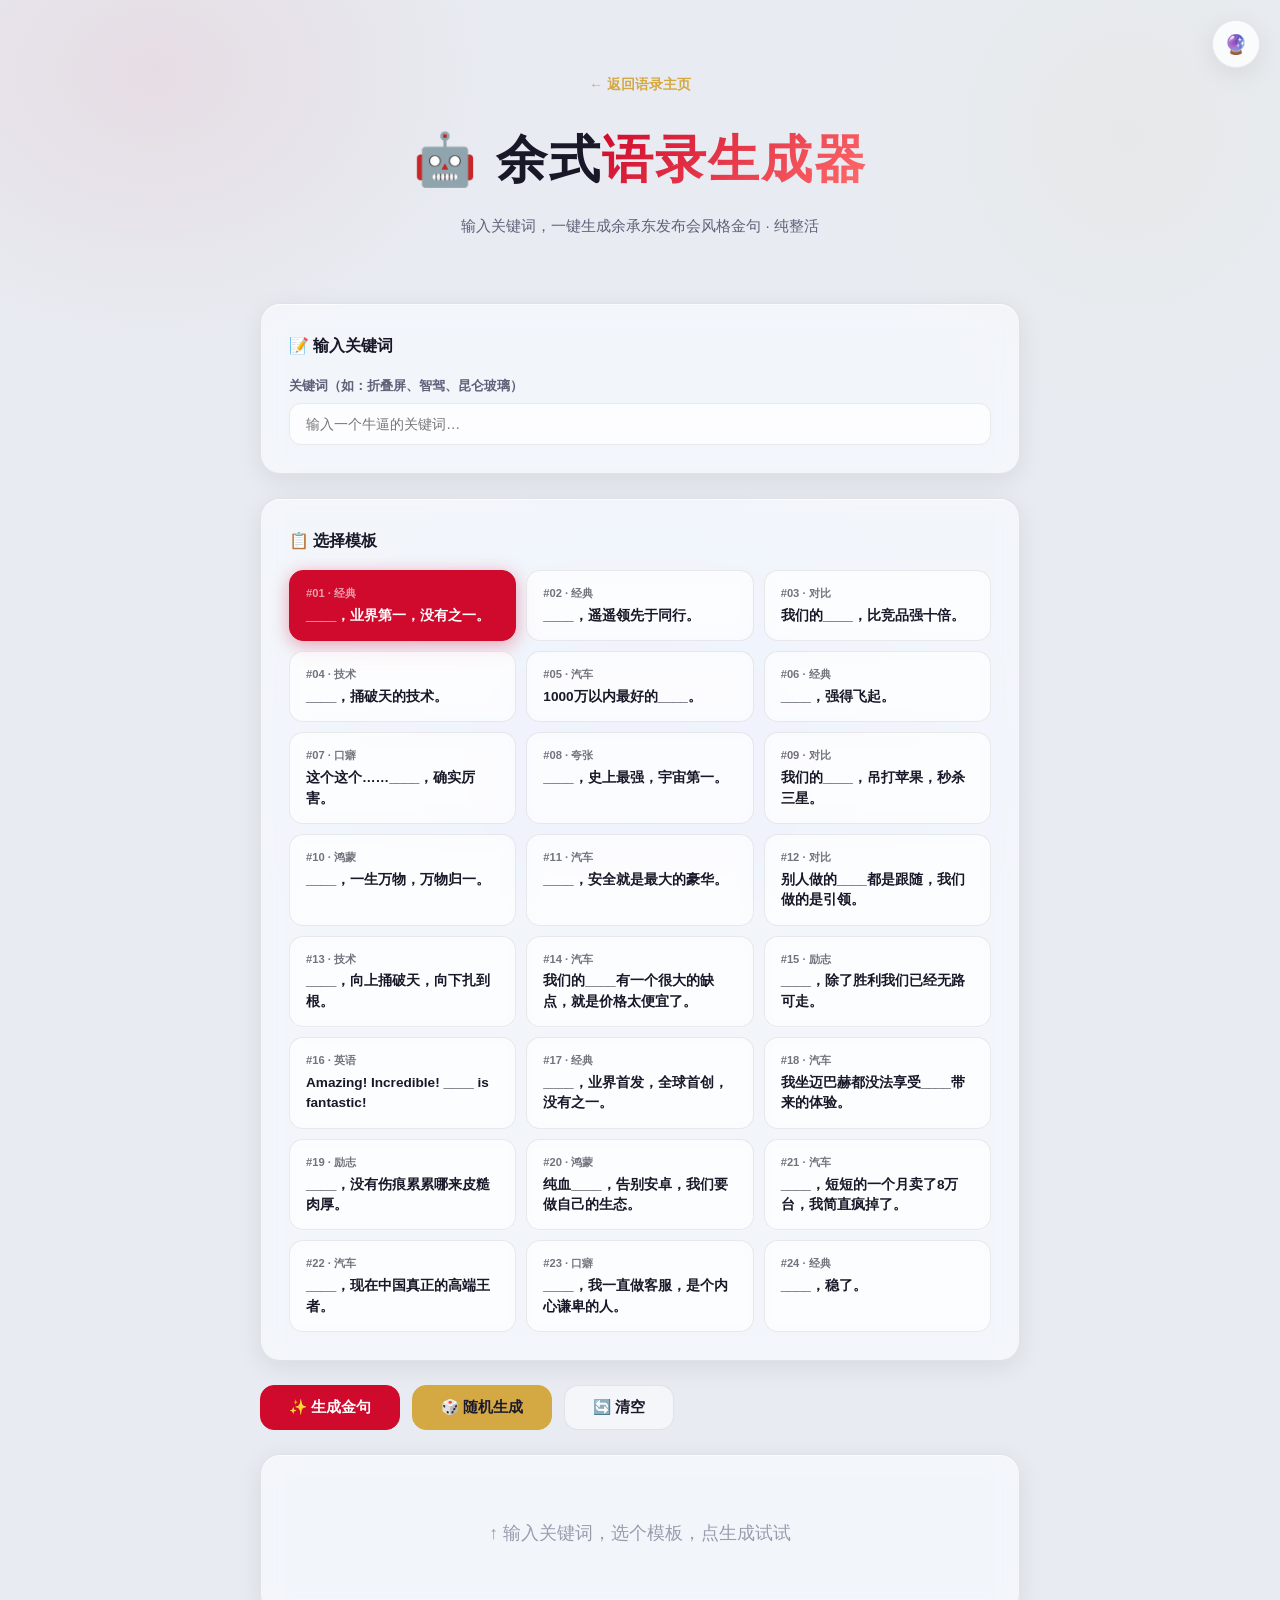
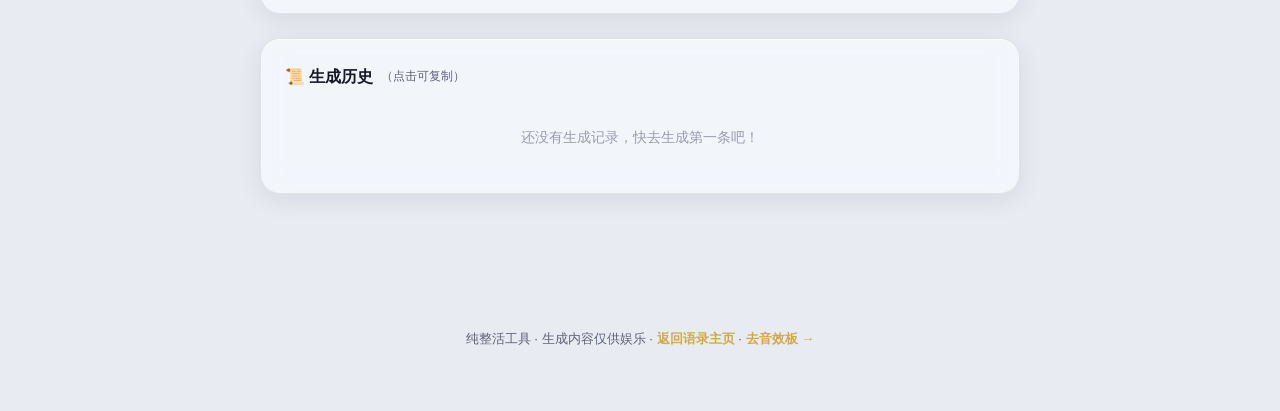
<file: generator.html>
<!DOCTYPE html>
<html lang="zh-CN">
<head>
<meta charset="UTF-8">
<meta name="viewport" content="width=device-width, initial-scale=1.0">
<title>余式语录生成器 · 余承东风格文案一键生成</title>
<style>
  :root {
    --accent: #cf0a2c;
    --accent-glow: rgba(207, 10, 44, 0.35);
    --gold: #d4a843;
    --green: #2ecc71;
    --purple: #9b59b6;
    --radius: 20px;
  }
  [data-theme="dark"] {
    --bg: #0a0a12;
    --bg-grad-1: rgba(207,10,44,0.14);
    --bg-grad-2: rgba(100,70,210,0.10);
    --bg-grad-3: rgba(212,168,67,0.07);
    --glass: rgba(255,255,255,0.045);
    --glass-hover: rgba(255,255,255,0.075);
    --glass-strong: rgba(14,14,24,0.72);
    --border: rgba(255,255,255,0.09);
    --border-hover: rgba(207,10,44,0.55);
    --text: #ececf4;
    --text-dim: #8a8aa4;
    --text-faint: rgba(255,255,255,0.06);
    --shadow: 0 6px 28px rgba(0,0,0,0.4);
    --rim: rgba(255,255,255,0.12);
    --input-bg: rgba(255,255,255,0.06);
  }
  [data-theme="light"] {
    --bg: #e8ecf2;
    --bg-grad-1: rgba(207,10,44,0.07);
    --bg-grad-2: rgba(90,80,200,0.05);
    --bg-grad-3: rgba(212,168,67,0.05);
    --glass: rgba(255,255,255,0.5);
    --glass-hover: rgba(255,255,255,0.7);
    --glass-strong: rgba(255,255,255,0.78);
    --border: rgba(0,0,0,0.08);
    --border-hover: rgba(207,10,44,0.35);
    --text: #181828;
    --text-dim: #606078;
    --text-faint: rgba(0,0,0,0.05);
    --shadow: 0 6px 26px rgba(0,0,0,0.08);
    --rim: rgba(255,255,255,0.65);
    --input-bg: rgba(255,255,255,0.6);
  }
  * { margin: 0; padding: 0; box-sizing: border-box; }
  html { scroll-behavior: smooth; }
  body {
    font-family: -apple-system, BlinkMacSystemFont, "Segoe UI", "PingFang SC", "Hiragino Sans GB", "Microsoft YaHei", sans-serif;
    background:
      radial-gradient(ellipse 600px 480px at 12% 8%, var(--bg-grad-1), transparent 60%),
      radial-gradient(ellipse 520px 560px at 88% 15%, var(--bg-grad-3), transparent 55%),
      radial-gradient(ellipse 680px 500px at 50% 85%, var(--bg-grad-2), transparent 60%),
      var(--bg);
    background-attachment: fixed;
    color: var(--text);
    line-height: 1.7;
    min-height: 100vh;
    transition: background 0.4s ease, color 0.4s ease;
    overflow-x: hidden;
  }
  .glass {
    background: var(--glass);
    -webkit-backdrop-filter: blur(14px) saturate(180%);
    backdrop-filter: blur(14px) saturate(180%);
    border: 1px solid var(--border);
    border-radius: var(--radius);
    box-shadow: var(--shadow), inset 0 1px 0 var(--rim);
    transition: transform 0.32s cubic-bezier(0.34, 1.56, 0.64, 1), border-color 0.28s, box-shadow 0.28s, background 0.28s;
  }
  .glass:hover {
    transform: translateY(-3px) scale(1.01);
    border-color: var(--border-hover);
    box-shadow: 0 0 0 2px var(--border-hover), 0 14px 42px var(--accent-glow), inset 0 1px 0 var(--rim);
  }
  .hero { text-align: center; padding: 70px 20px 30px; }
  .hero h1 { font-size: clamp(1.8rem, 6vw, 3.2rem); font-weight: 900; letter-spacing: 2px; margin-bottom: 10px; }
  .hero h1 .highlight { background: linear-gradient(135deg, var(--accent), #ff6b6b); -webkit-background-clip: text; -webkit-text-fill-color: transparent; background-clip: text; }
  .hero .subtitle { font-size: 0.95rem; color: var(--text-dim); margin-bottom: 24px; }
  .back-link { display: inline-flex; align-items: center; gap: 6px; color: var(--gold); text-decoration: none; font-size: 0.85rem; font-weight: 600; margin-bottom: 20px; transition: text-shadow 0.3s; }
  .back-link:hover { text-shadow: 0 0 16px rgba(212,168,67,0.5); }
  .theme-toggle {
    position: fixed; top: 20px; right: 20px; width: 48px; height: 48px; border-radius: 50%;
    background: var(--glass-strong); -webkit-backdrop-filter: blur(14px) saturate(180%); backdrop-filter: blur(14px) saturate(180%);
    border: 1px solid var(--border); color: var(--text); font-size: 1.2rem; cursor: pointer; z-index: 200;
    display: flex; align-items: center; justify-content: center;
    transition: transform 0.32s cubic-bezier(0.34, 1.56, 0.64, 1), border-color 0.28s, box-shadow 0.28s;
    box-shadow: var(--shadow), inset 0 1px 0 var(--rim);
  }
  .theme-toggle:hover { transform: scale(1.12) rotate(15deg); border-color: var(--accent); box-shadow: 0 0 0 2px var(--border-hover), 0 8px 28px var(--accent-glow); }
  .container { max-width: 800px; margin: 0 auto; padding: 10px 20px 80px; }
  .panel { padding: 28px; margin-bottom: 24px; }
  .panel-title { font-size: 1rem; font-weight: 800; margin-bottom: 16px; display: flex; align-items: center; gap: 8px; color: var(--text); }
  .input-row { display: flex; gap: 12px; flex-wrap: wrap; }
  .input-group { flex: 1; min-width: 200px; }
  .input-group label { display: block; font-size: 0.8rem; color: var(--text-dim); margin-bottom: 6px; font-weight: 600; }
  .input-group input, .input-group select {
    width: 100%; padding: 12px 16px; border-radius: 12px; border: 1px solid var(--border);
    background: var(--input-bg); color: var(--text); font-size: 0.9rem; outline: none;
    transition: border-color 0.3s, box-shadow 0.3s;
    -webkit-backdrop-filter: blur(8px); backdrop-filter: blur(8px);
  }
  .input-group input:focus, .input-group select:focus { border-color: var(--accent); box-shadow: 0 0 0 3px var(--accent-glow); }
  .input-group select option { background: var(--bg); color: var(--text); }
  .template-grid { display: grid; grid-template-columns: repeat(auto-fill, minmax(220px, 1fr)); gap: 10px; }
  .template-card {
    padding: 14px 16px; border-radius: 14px; border: 1px solid var(--border);
    background: var(--glass); cursor: pointer; font-size: 0.85rem; font-weight: 600;
    transition: all 0.25s cubic-bezier(0.34, 1.56, 0.64, 1);
    -webkit-backdrop-filter: blur(8px); backdrop-filter: blur(8px);
    color: var(--text); line-height: 1.5;
  }
  .template-card:hover { transform: translateY(-2px) scale(1.02); border-color: var(--accent); }
  .template-card.active { background: var(--accent); border-color: var(--accent); color: #fff; box-shadow: 0 4px 18px var(--accent-glow); }
  .template-card .tpl-num { font-size: 0.7rem; opacity: 0.6; margin-bottom: 4px; }
  .action-row { display: flex; gap: 12px; flex-wrap: wrap; margin-top: 20px; }
  .btn {
    padding: 12px 28px; border-radius: 14px; border: 1px solid var(--border);
    background: var(--glass); color: var(--text); font-size: 0.92rem; font-weight: 700;
    cursor: pointer; transition: all 0.28s cubic-bezier(0.34, 1.56, 0.64, 1);
    -webkit-backdrop-filter: blur(10px); backdrop-filter: blur(10px);
    display: inline-flex; align-items: center; gap: 8px;
  }
  .btn:hover { transform: translateY(-2px) scale(1.03); }
  .btn-primary { background: var(--accent); border-color: var(--accent); color: #fff; }
  .btn-primary:hover { box-shadow: 0 6px 24px var(--accent-glow); }
  .btn-gold { background: var(--gold); border-color: var(--gold); color: #1a1a2e; }
  .btn-gold:hover { box-shadow: 0 6px 24px rgba(212,168,67,0.4); }
  .btn:active { transform: translateY(0) scale(0.98); }
  .result-panel { padding: 32px; text-align: center; min-height: 160px; display: flex; flex-direction: column; justify-content: center; align-items: center; }
  .result-text {
    font-size: clamp(1.3rem, 4vw, 2rem); font-weight: 900; line-height: 1.6;
    margin-bottom: 20px; color: var(--text);
    background: linear-gradient(135deg, var(--accent), var(--gold));
    -webkit-background-clip: text; -webkit-text-fill-color: transparent; background-clip: text;
  }
  .result-placeholder { font-size: 1.1rem; color: var(--text-dim); opacity: 0.6; }
  .result-actions { display: flex; gap: 10px; flex-wrap: wrap; justify-content: center; }
  .history-panel { padding: 24px; }
  .history-list { display: flex; flex-direction: column; gap: 8px; }
  .history-item {
    padding: 12px 16px; border-radius: 12px; border: 1px solid var(--border);
    background: var(--glass); font-size: 0.88rem; cursor: pointer;
    display: flex; align-items: center; justify-content: space-between; gap: 10px;
    transition: all 0.2s;
  }
  .history-item:hover { border-color: var(--accent); transform: translateX(4px); }
  .history-item .h-text { flex: 1; overflow: hidden; text-overflow: ellipsis; white-space: nowrap; }
  .history-item .h-copy { font-size: 0.75rem; color: var(--text-dim); flex-shrink: 0; }
  .empty-history { text-align: center; color: var(--text-dim); font-size: 0.85rem; padding: 20px; opacity: 0.6; }
  #monetCanvas { position: fixed; top: 0; left: 0; width: 100%; height: 100%; pointer-events: none; z-index: 9999; }
  @keyframes float-up {
    0% { opacity: 1; transform: translateY(0) scale(0.75); }
    15% { opacity: 1; transform: translateY(-10px) scale(1.12); }
    100% { opacity: 0; transform: translateY(-120px) scale(1.35); }
  }
  .float-text {
    position: fixed; font-weight: 900; pointer-events: none;
    animation: float-up 1.25s cubic-bezier(0.22, 0.61, 0.36, 1) forwards;
    z-index: 9998; white-space: nowrap; text-shadow: 0 0 16px currentColor; letter-spacing: 1px;
  }
  footer { text-align: center; padding: 30px 20px 60px; color: var(--text-dim); font-size: 0.82rem; }
  footer a { color: var(--gold); text-decoration: none; font-weight: 600; }
  @media (max-width: 600px) {
    .hero { padding: 50px 16px 20px; }
    .panel { padding: 20px; }
    .template-grid { grid-template-columns: 1fr 1fr; }
    .theme-toggle { top: 14px; right: 14px; width: 42px; height: 42px; }
  }
</style>
</head>
<body data-theme="dark">
<canvas id="monetCanvas"></canvas>
<button class="theme-toggle" id="themeToggle" title="切换主题">🌙</button>
<div class="hero">
  <a href="index.html" class="back-link">← 返回语录主页</a>
  <h1>🤖 余式<span class="highlight">语录生成器</span></h1>
  <p class="subtitle">输入关键词，一键生成余承东发布会风格金句 · 纯整活</p>
</div>
<div class="container">
  <div class="panel glass">
    <div class="panel-title">📝 输入关键词</div>
    <div class="input-row">
      <div class="input-group">
        <label>关键词（如：折叠屏、智驾、昆仑玻璃）</label>
        <input type="text" id="keywordInput" placeholder="输入一个牛逼的关键词…" autocomplete="off">
      </div>
    </div>
  </div>
  <div class="panel glass">
    <div class="panel-title">📋 选择模板</div>
    <div class="template-grid" id="templateGrid"></div>
  </div>
  <div class="action-row">
    <button class="btn btn-primary" id="generateBtn">✨ 生成金句</button>
    <button class="btn btn-gold" id="randomBtn">🎲 随机生成</button>
    <button class="btn" id="clearBtn">🔄 清空</button>
  </div>
  <div class="panel glass result-panel" style="margin-top:24px;">
    <div class="result-placeholder" id="resultPlaceholder">↑ 输入关键词，选个模板，点生成试试</div>
    <div class="result-text" id="resultText" style="display:none;"></div>
    <div class="result-actions" id="resultActions" style="display:none;">
      <button class="btn btn-primary" id="copyResult">📋 复制</button>
      <button class="btn" id="speakResult">🔊 朗读</button>
      <button class="btn" id="againBtn">🔄 再来一条</button>
    </div>
  </div>
  <div class="panel glass history-panel" style="margin-top:24px;">
    <div class="panel-title">📜 生成历史 <span style="font-size:0.75rem;color:var(--text-dim);font-weight:400;">（点击可复制）</span></div>
    <div class="history-list" id="historyList">
      <div class="empty-history">还没有生成记录，快去生成第一条吧！</div>
    </div>
  </div>
</div>
<footer>
  <p>纯整活工具 · 生成内容仅供娱乐 · <a href="index.html">返回语录主页</a> · <a href="soundboard.html">去音效板 →</a></p>
</footer>
<script>
const TEMPLATES = [
  { id:1, text:"{kw}，业界第一，没有之一。", cat:"经典" },
  { id:2, text:"{kw}，遥遥领先于同行。", cat:"经典" },
  { id:3, text:"我们的{kw}，比竞品强十倍。", cat:"对比" },
  { id:4, text:"{kw}，捅破天的技术。", cat:"技术" },
  { id:5, text:"1000万以内最好的{kw}。", cat:"汽车" },
  { id:6, text:"{kw}，强得飞起。", cat:"经典" },
  { id:7, text:"这个这个……{kw}，确实厉害。", cat:"口癖" },
  { id:8, text:"{kw}，史上最强，宇宙第一。", cat:"夸张" },
  { id:9, text:"我们的{kw}，吊打苹果，秒杀三星。", cat:"对比" },
  { id:10, text:"{kw}，一生万物，万物归一。", cat:"鸿蒙" },
  { id:11, text:"{kw}，安全就是最大的豪华。", cat:"汽车" },
  { id:12, text:"别人做的{kw}都是跟随，我们做的是引领。", cat:"对比" },
  { id:13, text:"{kw}，向上捅破天，向下扎到根。", cat:"技术" },
  { id:14, text:"我们的{kw}有一个很大的缺点，就是价格太便宜了。", cat:"汽车" },
  { id:15, text:"{kw}，除了胜利我们已经无路可走。", cat:"励志" },
  { id:16, text:"Amazing! Incredible! {kw} is fantastic!", cat:"英语" },
  { id:17, text:"{kw}，业界首发，全球首创，没有之一。", cat:"经典" },
  { id:18, text:"我坐迈巴赫都没法享受{kw}带来的体验。", cat:"汽车" },
  { id:19, text:"{kw}，没有伤痕累累哪来皮糙肉厚。", cat:"励志" },
  { id:20, text:"纯血{kw}，告别安卓，我们要做自己的生态。", cat:"鸿蒙" },
  { id:21, text:"{kw}，短短的一个月卖了8万台，我简直疯掉了。", cat:"汽车" },
  { id:22, text:"{kw}，现在中国真正的高端王者。", cat:"汽车" },
  { id:23, text:"{kw}，我一直做客服，是个内心谦卑的人。", cat:"口癖" },
  { id:24, text:"{kw}，稳了。", cat:"经典" }
];
const FALLBACK_KW = ["折叠屏","智驾","昆仑玻璃","卫星通信","鸿蒙座舱","麒麟芯片","星闪技术","玄武架构","XMAGE影像","超级终端","问界M9","享界S9","尊界S800","纯血鸿蒙","先锋计划"];
let activeTemplate = 1;
let history = [];
const grid = document.getElementById('templateGrid');
function renderTemplates() {
  grid.innerHTML = TEMPLATES.map(t => `
    <div class="template-card${t.id === activeTemplate ? ' active' : ''}" data-id="${t.id}">
      <div class="tpl-num">#${String(t.id).padStart(2,'0')} · ${t.cat}</div>
      ${t.text.replace(/{kw}/g, '____')}
    </div>
  `).join('');
  grid.querySelectorAll('.template-card').forEach(card => {
    card.addEventListener('click', (e) => {
      activeTemplate = parseInt(card.dataset.id);
      renderTemplates();
      spawnMonet(e.clientX, e.clientY, card, 10);
    });
  });
}
renderTemplates();
function generate() {
  let kw = document.getElementById('keywordInput').value.trim();
  if (!kw) kw = FALLBACK_KW[Math.floor(Math.random() * FALLBACK_KW.length)];
  const tpl = TEMPLATES.find(t => t.id === activeTemplate) || TEMPLATES[0];
  const result = tpl.text.replace(/{kw}/g, kw);
  showResult(result);
  addHistory(result);
}
function showResult(text) {
  document.getElementById('resultPlaceholder').style.display = 'none';
  const el = document.getElementById('resultText');
  el.textContent = '「' + text + '」';
  el.style.display = 'block';
  document.getElementById('resultActions').style.display = 'flex';
  spawnFloatText(window.innerWidth / 2, window.innerHeight / 2, 3);
}
function addHistory(text) {
  history.unshift(text);
  if (history.length > 20) history.pop();
  renderHistory();
}
function renderHistory() {
  const list = document.getElementById('historyList');
  if (history.length === 0) {
    list.innerHTML = '<div class="empty-history">还没有生成记录，快去生成第一条吧！</div>';
    return;
  }
  list.innerHTML = history.map((h, i) => `
    <div class="history-item" data-text="${h.replace(/"/g,'&quot;')}">
      <span class="h-text">${h}</span>
      <span class="h-copy">📋 复制</span>
    </div>
  `).join('');
  list.querySelectorAll('.history-item').forEach(item => {
    item.addEventListener('click', (e) => {
      const text = item.dataset.text;
      spawnMonet(e.clientX, e.clientY, item, 8);
      if (navigator.clipboard) navigator.clipboard.writeText(text);
      const copyEl = item.querySelector('.h-copy');
      copyEl.textContent = '✓ 已复制';
      setTimeout(() => copyEl.textContent = '📋 复制', 1500);
    });
  });
}
document.getElementById('generateBtn').addEventListener('click', (e) => {
  spawnMonet(e.clientX, e.clientY, e.currentTarget, 16);
  generate();
});
document.getElementById('randomBtn').addEventListener('click', (e) => {
  spawnMonet(e.clientX, e.clientY, e.currentTarget, 20);
  activeTemplate = TEMPLATES[Math.floor(Math.random() * TEMPLATES.length)].id;
  renderTemplates();
  document.getElementById('keywordInput').value = FALLBACK_KW[Math.floor(Math.random() * FALLBACK_KW.length)];
  generate();
});
document.getElementById('clearBtn').addEventListener('click', (e) => {
  spawnMonet(e.clientX, e.clientY, e.currentTarget, 10);
  document.getElementById('keywordInput').value = '';
  document.getElementById('resultPlaceholder').style.display = 'block';
  document.getElementById('resultText').style.display = 'none';
  document.getElementById('resultActions').style.display = 'none';
});
document.getElementById('copyResult').addEventListener('click', (e) => {
  const text = document.getElementById('resultText').textContent.replace(/「|」/g, '');
  spawnMonet(e.clientX, e.clientY, e.currentTarget, 12);
  if (navigator.clipboard) navigator.clipboard.writeText(text);
  e.target.textContent = '✓ 已复制';
  setTimeout(() => e.target.textContent = '📋 复制', 1500);
});
document.getElementById('speakResult').addEventListener('click', (e) => {
  const text = document.getElementById('resultText').textContent.replace(/「|」/g, '');
  spawnMonet(e.clientX, e.clientY, e.currentTarget, 12);
  if ('speechSynthesis' in window) {
    speechSynthesis.cancel();
    const u = new SpeechSynthesisUtterance(text);
    u.lang = 'zh-CN';
    u.rate = 0.9;
    u.pitch = 0.8;
    speechSynthesis.speak(u);
  }
});
document.getElementById('againBtn').addEventListener('click', (e) => {
  spawnMonet(e.clientX, e.clientY, e.currentTarget, 14);
  generate();
});
document.getElementById('keywordInput').addEventListener('keydown', (e) => {
  if (e.key === 'Enter') generate();
});
const themeToggle = document.getElementById('themeToggle');
const themes = ['auto', 'dark', 'light'];
const themeIcons = { auto: '🔮', dark: '🌙', light: '☀️' };
let currentThemeIdx = 0;
function applyTheme(theme) {
  if (theme === 'auto') {
    const prefersDark = window.matchMedia('(prefers-color-scheme: dark)').matches;
    document.body.setAttribute('data-theme', prefersDark ? 'dark' : 'light');
  } else {
    document.body.setAttribute('data-theme', theme);
  }
  themeToggle.textContent = themeIcons[theme];
  try { localStorage.setItem('ycd-theme', theme); } catch(e) {}
}
let savedTheme = 'auto';
try { savedTheme = localStorage.getItem('ycd-theme') || 'auto'; } catch(e) {}
currentThemeIdx = themes.indexOf(savedTheme);
if (currentThemeIdx < 0) currentThemeIdx = 0;
applyTheme(themes[currentThemeIdx]);
themeToggle.addEventListener('click', (e) => {
  currentThemeIdx = (currentThemeIdx + 1) % themes.length;
  applyTheme(themes[currentThemeIdx]);
  spawnMonet(e.clientX, e.clientY, e.currentTarget, 18);
});
const floatPhrases = ['遥遥领先！','强得飞起！','捅破天！','业界第一！','没有之一！','稳了！','Amazing!','Incredible!','这个这个！','啊啊啊啊！','内心谦卑！','价格太便宜了！'];
const floatColors = ['#cf0a2c','#d4a843','#ff6b6b','#ffd700','#e67e22','#ff8c42','#ff4757'];
function spawnFloatText(x, y, count) {
  for (let i = 0; i < count; i++) {
    setTimeout(() => {
      const el = document.createElement('div');
      el.className = 'float-text';
      el.textContent = floatPhrases[Math.floor(Math.random() * floatPhrases.length)];
      el.style.left = (x + (Math.random() - 0.5) * 200) + 'px';
      el.style.top = (y - 10 + (Math.random() - 0.5) * 30) + 'px';
      el.style.fontSize = (0.8 + Math.random() * 0.5) + 'rem';
      el.style.color = floatColors[Math.floor(Math.random() * floatColors.length)];
      document.body.appendChild(el);
      setTimeout(() => el.remove(), 1300);
    }, i * 60);
  }
}
const canvas = document.getElementById('monetCanvas');
const ctx = canvas.getContext('2d');
let particles = [];
let animId = null;
const dpr = Math.min(window.devicePixelRatio || 1, 2);
function resizeCanvas() { canvas.width = window.innerWidth * dpr; canvas.height = window.innerHeight * dpr; canvas.style.width = window.innerWidth + 'px'; canvas.style.height = window.innerHeight + 'px'; ctx.setTransform(dpr, 0, 0, dpr, 0, 0); }
resizeCanvas();
window.addEventListener('resize', resizeCanvas);
function rgbToHsl(r,g,b){r/=255;g/=255;b/=255;const max=Math.max(r,g,b),min=Math.min(r,g,b);let h,s,l=(max+min)/2;if(max===min){h=s=0;}else{const d=max-min;s=l>0.5?d/(2-max-min):d/(max+min);switch(max){case r:h=(g-b)/d+(g<b?6:0);break;case g:h=(b-r)/d+2;break;case b:h=(r-g)/d+4;break;}h/=6;}return[h*360,s,l];}
function hslToRgb(h,s,l){h/=360;let r,g,b;if(s===0){r=g=b=l;}else{const hue2rgb=(p,q,t)=>{if(t<0)t+=1;if(t>1)t-=1;if(t<1/6)return p+(q-p)*6*t;if(t<1/2)return q;if(t<2/3)return p+(q-p)*(2/3-t)*6;return p;};const q=l<0.5?l*(1+s):l+s-l*s;const p=2*l-q;r=hue2rgb(p,q,h+1/3);g=hue2rgb(p,q,h);b=hue2rgb(p,q,h-1/3);}return[Math.round(r*255),Math.round(g*255),Math.round(b*255)];}
function monetPalette(el){const styles=window.getComputedStyle(el);const baseColors=[];const extract=(str)=>{if(!str||str==='transparent'||str==='rgba(0, 0, 0, 0)')return;const m=str.match(/\d+(\.\d+)?/g);if(m&&m.length>=3){const r=parseInt(m[0]),g=parseInt(m[1]),b=parseInt(m[2]);if(r+g+b>30)baseColors.push([r,g,b]);}};extract(styles.backgroundColor);extract(styles.borderColor);extract(styles.color);if(baseColors.length===0)baseColors.push([207,10,44],[212,168,67]);const palette=[];baseColors.forEach(([r,g,b])=>{const[h,s,l]=rgbToHsl(r,g,b);palette.push(hslToRgb(h,Math.min(s+0.15,1),Math.min(l+0.12,0.9)));palette.push(hslToRgb((h+28)%360,s,Math.min(l+0.18,0.92)));palette.push(hslToRgb((h+332)%360,s,Math.min(l+0.12,0.88)));palette.push(hslToRgb((h+180)%360,Math.max(s-0.15,0.25),Math.min(l+0.25,0.85)));palette.push(hslToRgb(h,s*0.4,Math.min(l+0.35,0.96)));});palette.push([255,210,90],[255,175,70],[255,140,100]);return palette;}
class MonetParticle{constructor(x,y,palette){this.x=x+(Math.random()-0.5)*12;this.y=y+(Math.random()-0.5)*12;const angle=Math.random()*Math.PI*2;const speed=1.5+Math.random()*5;this.vx=Math.cos(angle)*speed;this.vy=Math.sin(angle)*speed-1.5;this.life=1;this.decay=0.012+Math.random()*0.018;this.size=2+Math.random()*4;this.rotation=Math.random()*Math.PI*2;this.rotSpeed=(Math.random()-0.5)*0.12;const c=palette[Math.floor(Math.random()*palette.length)];const[h,s,l]=rgbToHsl(c[0],c[1],c[2]);const final=hslToRgb((h+(Math.random()-0.5)*24+360)%360,Math.min(Math.max(s+(Math.random()-0.5)*0.25,0.25),1),Math.min(Math.max(l+(Math.random()-0.5)*0.18,0.25),0.95));this.r=final[0];this.g=final[1];this.b=final[2];this.gravity=0.06;this.friction=0.965;}
update(){this.vx*=this.friction;this.vy*=this.friction;this.vy+=this.gravity;this.x+=this.vx;this.y+=this.vy;this.life-=this.decay;this.size*=0.985;this.rotation+=this.rotSpeed;}
draw(ctx){const alpha=Math.max(this.life,0);const s=Math.max(this.size,0.6);ctx.save();ctx.translate(this.x,this.y);ctx.rotate(this.rotation);ctx.globalAlpha=alpha*0.3;ctx.fillStyle='rgb('+this.r+','+this.g+','+this.b+')';ctx.fillRect(-s*1.6,-s*1.6,s*3.2,s*3.2);ctx.globalAlpha=alpha;ctx.fillRect(-s/2,-s/2,s,s);ctx.restore();}}
function spawnMonet(x,y,el,count){const palette=monetPalette(el);for(let i=0;i<count;i++){particles.push(new MonetParticle(x,y,palette));}if(particles.length>150)particles=particles.slice(-150);if(!animId)animate();}
function animate(){ctx.clearRect(0,0,canvas.width/dpr,canvas.height/dpr);particles=particles.filter(p=>p.life>0);for(let i=0;i<particles.length;i++){particles[i].update();particles[i].draw(ctx);}ctx.globalAlpha=1;if(particles.length>0){animId=requestAnimationFrame(animate);}else{animId=null;}}
</script>
</body>
</html>
</file>
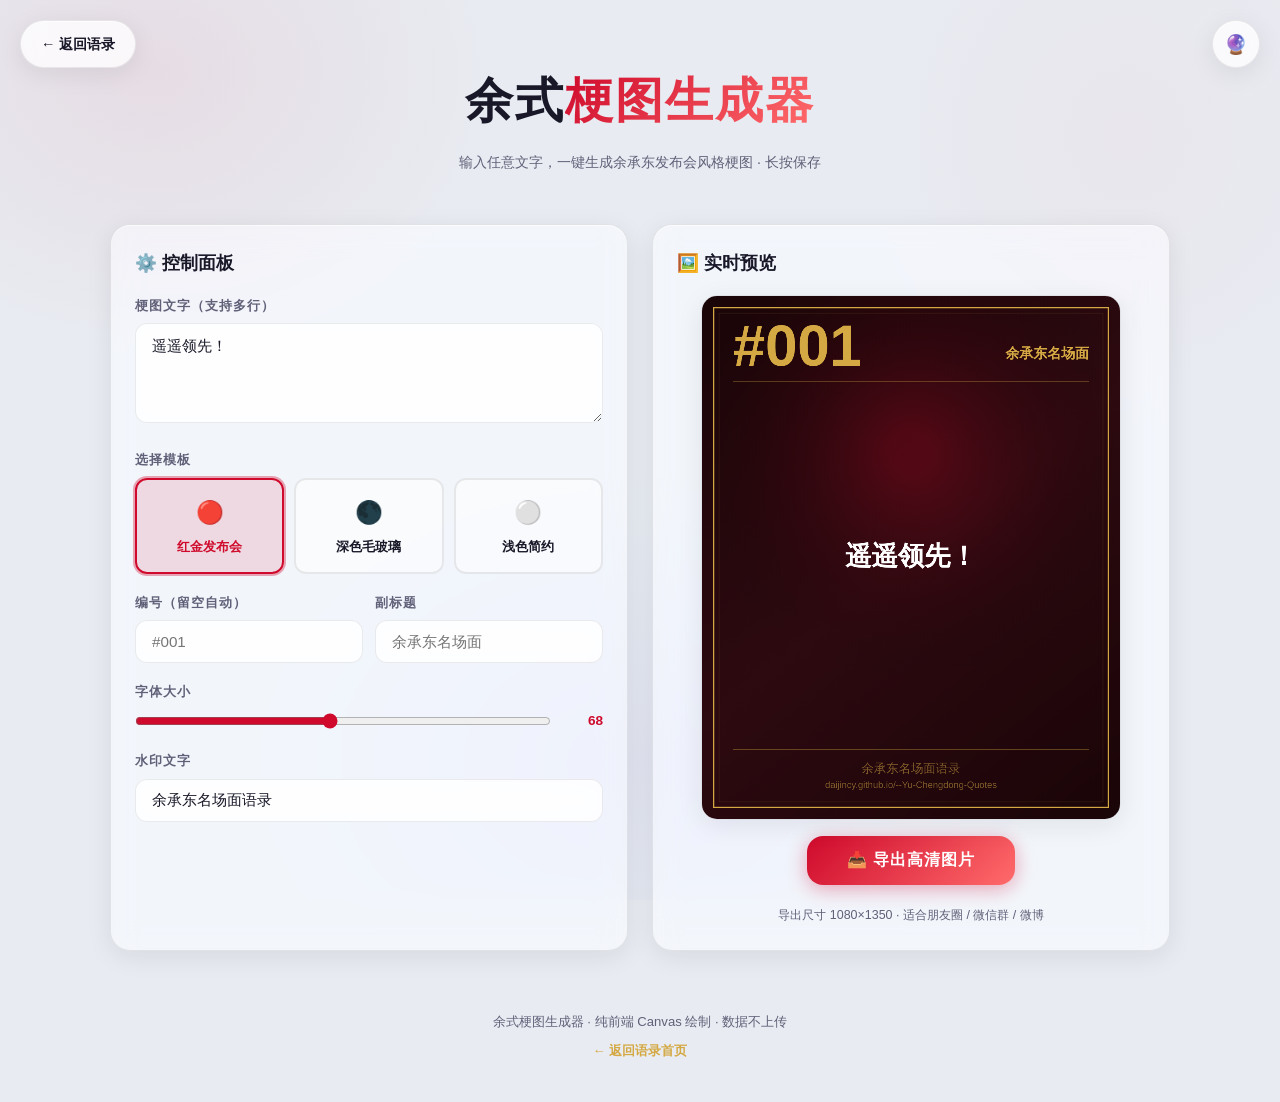
<file: meme.html>
<!DOCTYPE html>
<html lang="zh-CN">
<head>
<meta charset="UTF-8">
<meta name="viewport" content="width=device-width, initial-scale=1.0">
<title>余式梗图生成器</title>
<style>
  :root {
    --accent: #cf0a2c;
    --accent-glow: rgba(207, 10, 44, 0.35);
    --gold: #d4a843;
    --radius: 20px;
  }
  [data-theme="dark"] {
    --bg: #0a0a12;
    --bg-grad-1: rgba(207,10,44,0.14);
    --bg-grad-2: rgba(100,70,210,0.10);
    --bg-grad-3: rgba(251,114,153,0.07);
    --glass: rgba(255,255,255,0.045);
    --glass-hover: rgba(255,255,255,0.075);
    --glass-strong: rgba(14,14,24,0.72);
    --border: rgba(255,255,255,0.09);
    --border-hover: rgba(207,10,44,0.55);
    --text: #ececf4;
    --text-dim: #8a8aa4;
    --text-faint: rgba(255,255,255,0.06);
    --shadow: 0 6px 28px rgba(0,0,0,0.4);
    --rim: rgba(255,255,255,0.12);
  }
  [data-theme="light"] {
    --bg: #e8ecf2;
    --bg-grad-1: rgba(207,10,44,0.07);
    --bg-grad-2: rgba(90,80,200,0.05);
    --bg-grad-3: rgba(251,114,153,0.05);
    --glass: rgba(255,255,255,0.5);
    --glass-hover: rgba(255,255,255,0.7);
    --glass-strong: rgba(255,255,255,0.78);
    --border: rgba(0,0,0,0.08);
    --border-hover: rgba(207,10,44,0.35);
    --text: #181828;
    --text-dim: #606078;
    --text-faint: rgba(0,0,0,0.05);
    --shadow: 0 6px 26px rgba(0,0,0,0.08);
    --rim: rgba(255,255,255,0.65);
  }
  * { margin: 0; padding: 0; box-sizing: border-box; }
  body {
    font-family: -apple-system, BlinkMacSystemFont, "Segoe UI", "PingFang SC", "Hiragino Sans GB", "Microsoft YaHei", sans-serif;
    background:
      radial-gradient(ellipse 600px 480px at 12% 8%, var(--bg-grad-1), transparent 60%),
      radial-gradient(ellipse 520px 560px at 88% 15%, var(--bg-grad-3), transparent 55%),
      radial-gradient(ellipse 680px 500px at 50% 85%, var(--bg-grad-2), transparent 60%),
      var(--bg);
    background-attachment: fixed;
    color: var(--text);
    line-height: 1.7;
    min-height: 100vh;
    transition: background 0.4s ease, color 0.4s ease;
  }
  .glass {
    background: var(--glass);
    -webkit-backdrop-filter: blur(14px) saturate(180%);
    backdrop-filter: blur(14px) saturate(180%);
    border: 1px solid var(--border);
    border-radius: var(--radius);
    box-shadow: var(--shadow), inset 0 1px 0 var(--rim);
    transition: transform 0.32s cubic-bezier(0.34, 1.56, 0.64, 1), border-color 0.28s, box-shadow 0.28s;
  }
  .glass:hover { transform: translateY(-2px); border-color: var(--border-hover); }
  .hero { text-align: center; padding: 60px 20px 30px; }
  .hero h1 { font-size: clamp(1.8rem, 6vw, 3rem); font-weight: 900; letter-spacing: 2px; margin-bottom: 8px; }
  .hero h1 .highlight { background: linear-gradient(135deg, var(--accent), #ff6b6b); -webkit-background-clip: text; -webkit-text-fill-color: transparent; background-clip: text; }
  .hero .subtitle { font-size: 0.9rem; color: var(--text-dim); }
  .theme-toggle {
    position: fixed; top: 20px; right: 20px; width: 48px; height: 48px; border-radius: 50%;
    background: var(--glass-strong); -webkit-backdrop-filter: blur(14px) saturate(180%); backdrop-filter: blur(14px) saturate(180%);
    border: 1px solid var(--border); color: var(--text); font-size: 1.2rem; cursor: pointer; z-index: 200;
    display: flex; align-items: center; justify-content: center;
    transition: transform 0.32s cubic-bezier(0.34, 1.56, 0.64, 1), border-color 0.28s;
    box-shadow: var(--shadow), inset 0 1px 0 var(--rim);
  }
  .theme-toggle:hover { transform: scale(1.12) rotate(15deg); border-color: var(--accent); }
  .back-btn {
    position: fixed; top: 20px; left: 20px; height: 48px; padding: 0 20px; border-radius: 24px;
    background: var(--glass-strong); -webkit-backdrop-filter: blur(14px) saturate(180%); backdrop-filter: blur(14px) saturate(180%);
    border: 1px solid var(--border); color: var(--text); font-size: 0.9rem; font-weight: 600; cursor: pointer; z-index: 200;
    display: flex; align-items: center; gap: 6px;
    transition: transform 0.3s, border-color 0.28s, color 0.28s;
    box-shadow: var(--shadow), inset 0 1px 0 var(--rim);
  }
  .back-btn:hover { transform: translateX(-3px); border-color: var(--accent); color: var(--accent); }
  .main { max-width: 1100px; margin: 0 auto; padding: 20px; display: grid; grid-template-columns: 1fr 1fr; gap: 24px; }
  @media (max-width: 800px) { .main { grid-template-columns: 1fr; } }
  .panel { padding: 24px; }
  .panel h2 { font-size: 1.1rem; font-weight: 800; margin-bottom: 16px; display: flex; align-items: center; gap: 8px; }
  .form-group { margin-bottom: 18px; }
  .form-group label { display: block; font-size: 0.82rem; font-weight: 600; color: var(--text-dim); margin-bottom: 6px; letter-spacing: 1px; }
  .form-group textarea, .form-group input[type="text"] {
    width: 100%; padding: 12px 16px; background: var(--glass-strong);
    -webkit-backdrop-filter: blur(10px); backdrop-filter: blur(10px);
    border: 1px solid var(--border); border-radius: 12px; color: var(--text);
    font-size: 0.95rem; font-family: inherit; outline: none; resize: vertical;
    transition: border-color 0.3s, box-shadow 0.3s;
  }
  .form-group textarea:focus, .form-group input[type="text"]:focus { border-color: var(--accent); box-shadow: 0 0 0 3px var(--accent-glow); }
  .form-group textarea { min-height: 100px; }
  .template-grid { display: grid; grid-template-columns: repeat(3, 1fr); gap: 10px; }
  .template-item {
    padding: 14px 10px; border-radius: 12px; border: 2px solid var(--border);
    cursor: pointer; text-align: center; font-size: 0.8rem; font-weight: 600;
    transition: all 0.25s; background: var(--glass);
  }
  .template-item:hover { transform: translateY(-2px); }
  .template-item.active { border-color: var(--accent); background: rgba(207,10,44,0.12); color: var(--accent); box-shadow: 0 0 0 2px var(--accent-glow); }
  .template-item .tpl-emoji { font-size: 1.4rem; display: block; margin-bottom: 4px; }
  .row { display: flex; gap: 12px; }
  .row .form-group { flex: 1; }
  .slider-row { display: flex; align-items: center; gap: 12px; }
  .slider-row input[type="range"] { flex: 1; accent-color: var(--accent); }
  .slider-row .slider-val { font-size: 0.85rem; font-weight: 700; color: var(--accent); min-width: 40px; text-align: right; }
  .preview-wrap { display: flex; flex-direction: column; align-items: center; gap: 16px; }
  .canvas-container {
    width: 100%; max-width: 420px; aspect-ratio: 4/5; border-radius: 16px; overflow: hidden;
    border: 1px solid var(--border); box-shadow: var(--shadow);
    position: relative;
  }
  .canvas-container canvas { width: 100%; height: 100%; display: block; }
  .export-btn {
    padding: 14px 40px; border-radius: 16px; border: none; cursor: pointer;
    background: linear-gradient(135deg, var(--accent), #ff6b6b); color: #fff;
    font-size: 1rem; font-weight: 800; letter-spacing: 1px;
    transition: transform 0.3s cubic-bezier(0.34, 1.56, 0.64, 1), box-shadow 0.3s;
    box-shadow: 0 4px 20px var(--accent-glow);
  }
  .export-btn:hover { transform: translateY(-3px) scale(1.03); box-shadow: 0 8px 32px var(--accent-glow); }
  .export-btn:active { transform: translateY(0) scale(0.98); }
  .tips { font-size: 0.78rem; color: var(--text-dim); text-align: center; margin-top: 4px; }
  @keyframes float-up {
    0% { opacity: 1; transform: translateY(0) scale(0.75); }
    15% { opacity: 1; transform: translateY(-10px) scale(1.12); }
    100% { opacity: 0; transform: translateY(-120px) scale(1.35); }
  }
  .float-text {
    position: fixed; font-weight: 900; pointer-events: none;
    animation: float-up 1.25s cubic-bezier(0.22, 0.61, 0.36, 1) forwards;
    z-index: 9998; white-space: nowrap; text-shadow: 0 0 16px currentColor; letter-spacing: 1px;
  }
  footer { text-align: center; padding: 40px 20px; color: var(--text-dim); font-size: 0.82rem; }
  footer a { color: var(--gold); text-decoration: none; font-weight: 600; }
</style>
</head>
<body data-theme="dark">
<button class="back-btn" onclick="location.href='index.html'">← 返回语录</button>
<button class="theme-toggle" id="themeToggle">🌙</button>
<div class="hero">
  <h1>余式<span class="highlight">梗图生成器</span></h1>
  <p class="subtitle">输入任意文字，一键生成余承东发布会风格梗图 · 长按保存</p>
</div>
<div class="main">
  <div class="panel glass">
    <h2>⚙️ 控制面板</h2>
    <div class="form-group">
      <label>梗图文字（支持多行）</label>
      <textarea id="memeText" placeholder="输入你想生成的文字，例如：遥遥领先！&#10;1000万以内最好的SUV">遥遥领先！</textarea>
    </div>
    <div class="form-group">
      <label>选择模板</label>
      <div class="template-grid" id="templateGrid">
        <div class="template-item active" data-tpl="redgold"><span class="tpl-emoji">🔴</span>红金发布会</div>
        <div class="template-item" data-tpl="darkglass"><span class="tpl-emoji">🌑</span>深色毛玻璃</div>
        <div class="template-item" data-tpl="lightmin"><span class="tpl-emoji">⚪</span>浅色简约</div>
      </div>
    </div>
    <div class="row">
      <div class="form-group">
        <label>编号（留空自动）</label>
        <input type="text" id="memeNum" placeholder="#001" maxlength="6">
      </div>
      <div class="form-group">
        <label>副标题</label>
        <input type="text" id="memeSub" placeholder="余承东名场面" maxlength="20">
      </div>
    </div>
    <div class="form-group">
      <label>字体大小</label>
      <div class="slider-row">
        <input type="range" id="fontSize" min="40" max="100" value="68">
        <span class="slider-val" id="fontSizeVal">68</span>
      </div>
    </div>
    <div class="form-group">
      <label>水印文字</label>
      <input type="text" id="memeWatermark" value="余承东名场面语录" maxlength="30">
    </div>
  </div>
  <div class="panel glass">
    <h2>🖼️ 实时预览</h2>
    <div class="preview-wrap">
      <div class="canvas-container">
        <canvas id="previewCanvas" width="1080" height="1350"></canvas>
      </div>
      <button class="export-btn" id="exportBtn">📥 导出高清图片</button>
      <p class="tips">导出尺寸 1080×1350 · 适合朋友圈 / 微信群 / 微博</p>
    </div>
  </div>
</div>
<footer>
  <p>余式梗图生成器 · 纯前端 Canvas 绘制 · 数据不上传</p>
  <p style="margin-top:6px;"><a href="index.html">← 返回语录首页</a></p>
</footer>
<script>
const floatPhrases = ['遥遥领先！','强得飞起！','捅破天的技术！','1000万以内最好！','科技车皇！','第一名！','内心谦卑！','这个这个！','啊啊啊啊！','余大嘴！','稳了！','业界首发！','全球首创！','没有之一！','史上最强！','宇宙第一！','吊打苹果！','秒杀三星！','华为圣经！','纯血鸿蒙！','不造车！','价格太便宜了！','我坐迈巴赫没法睡觉！','手机支架！','备胎转正！','昆仑玻璃！','玄武架构！','一生万物！','万物归一！','四界齐发！','先锋计划！','卡脖子！','除了胜利无路可走！','英雄自古多磨难！','Amazing!','Incredible!','Fantastic!','余式英语！','遥遥领先于同行！','鸿蒙智驾第一名！','乾崑智驾！','问界M9！','享界S9！','尊界S800！','Mate 60 Pro！','麒麟9000S！','鸿蒙NEXT！','星闪NearLink！','盘古大模型！','十面抗摔！','天通卫星！','华为不造车帮车企造好车！','余总！','大嘴！','余式发布会！','华为圣经新约！','遥遥领先于制裁！','科技自立自强！','国产替代！','中国芯！','华为芯！','研发投入千亿！','工程师红利！','天才少年！','昇腾！','鲲鹏！','欧拉！','HMS Core！','方舟编译器！','超级终端！','多屏协同！','全屋智能！','智慧屏！','FreeBuds！','MatePad！','MateBook！','华为云！','VMALL！','HDC！','开发者大会！','全联接大会！','华为体验店！','华为旗舰店！','客户服务中心！','华为服务！','华为会员！','华为云空间！','华为钱包！','华为支付！','数字人民币！','花瓣地图！','Petal！','华为搜索！','华为浏览器！','应用市场！','华为HMS！','EROFS！','华为高斯！','华为香农！','达芬奇架构！','HiAI！','ModelArts！','XMAGE影像！','超光变！','保时捷设计！','折叠屏！','DXO第一！','流畅度超越iOS！','鸿蒙超越安卓！','鸿蒙不是安卓套壳！','万物互联鸿蒙开启！','问界新M7！','问界M8！','智界R7！','享界S9 Max！','尊界S800 Ultra！','鸿蒙智行！','华为汽车！','高阶智驾！','城市NCA！','高速NCA！','代客泊车！','智能泊车！','AR-HUD！','激光雷达！','毫米波雷达！','800V高压！','碳化硅！','空气悬架！','CDC减震！','后轮转向！','魔毯悬架！','零重力座椅！','冰箱彩电大沙发！','5C超充！','续航1000km！','百公里加速3秒！','百万级底盘！','安全就是最大的豪华！','就算油门当刹车想撞都难！','1400km全程无接管！','其他车企智驾一打瞌睡就撞！','鸿蒙智驾不是第一阵营而是第一名！','持续保持扩大领先优势！','产品比他还好质量好体验好性能好！','卖不过他的零头！','这个时代没办法！','车厂看不上我们看不起我们！','感谢张兴海董事长！','高端车的王者还是问界！','50万元第一名是M9！','一个月卖8万台我简直疯掉了！','在享界S9上睡觉特别享受！','机械素质远远超越迈巴赫劳斯莱斯！','最高端的就是我们和江淮打造的尊界！','只有领先比较多的时候才会说！','做到遥遥领先非常不容易！','方向选择比勤奋更重要！','为什么很多人还用手机支架我也搞不明白！','车导航性能不行！','没有资源仅能承担四家！','不是不想卖而是成本能力不足！','我一直做客服是个内心谦卑的人！','没有伤痕累累哪来皮糙肉厚！','除了胜利我们已经无路可走！','向上捅破天向下扎到根！','我们的5G是假的吗！','备胎芯片一夜转正！','麒麟芯片自研性能业界领先！','卡脖子一定要解决也一定能解决！','昆仑玻璃业界最坚固比竞品坚固十倍！','玄武架构钢铁之躯钢筋铁骨！','超光变XMAGE影像手机摄影天花板！','一生万物万物归一！','万物互联鸿蒙开启！','纯血鸿蒙告别安卓做自己的生态！','华为不造车帮车企造好车！','鸿蒙智行四界齐发问界智界享界尊界！','星闪技术比蓝牙更快更低时延！','卫星通话向上捅破天别人没有的我们有！','华为全屋智能把家变成超级终端！','鸿蒙目标不是替代安卓而是超越安卓！','稳了！','不做低端产品华为品牌要做高端！','iPhone现在是我们的学生！','流畅度超越iOS我们做到了！','DXO第一拿了很多次已经习惯了！','保时捷设计业界最高端没有之一！','折叠屏华为业界最好没有之一！','别人做的都是跟随我们做的是引领！','品牌溢价靠技术一点点堆出来！','这一生就干一件事把华为终端做好！'];
const floatColors = ['#cf0a2c','#d4a843','#ff6b6b','#ffd700','#e67e22','#ff8c42','#ff4757','#9b59b6','#fb7299','#2ecc71','#3498db'];
function spawnFloatText(x, y, count) {
  for (let i = 0; i < count; i++) {
    setTimeout(() => {
      const el = document.createElement('div');
      el.className = 'float-text';
      el.textContent = floatPhrases[Math.floor(Math.random() * floatPhrases.length)];
      el.style.left = (x + (Math.random() - 0.5) * 220) + 'px';
      el.style.top = (y - 12 + (Math.random() - 0.5) * 36) + 'px';
      el.style.fontSize = (0.82 + Math.random() * 0.55) + 'rem';
      el.style.color = floatColors[Math.floor(Math.random() * floatColors.length)];
      document.body.appendChild(el);
      setTimeout(() => el.remove(), 1300);
    }, i * 65);
  }
}

const canvas = document.getElementById('previewCanvas');
const ctx = canvas.getContext('2d');
const W = 1080, H = 1350;

const templates = {
  redgold: {
    bg: (ctx) => {
      const g = ctx.createLinearGradient(0, 0, W, H);
      g.addColorStop(0, '#1a0508');
      g.addColorStop(0.5, '#2d0a10');
      g.addColorStop(1, '#1a0508');
      ctx.fillStyle = g; ctx.fillRect(0, 0, W, H);
      const rg = ctx.createRadialGradient(W/2, H*0.3, 50, W/2, H*0.3, 600);
      rg.addColorStop(0, 'rgba(207,10,44,0.25)');
      rg.addColorStop(1, 'transparent');
      ctx.fillStyle = rg; ctx.fillRect(0, 0, W, H);
    },
    border: '#d4a843',
    numColor: '#d4a843',
    textColor: '#ffffff',
    subColor: '#d4a843',
    waterColor: 'rgba(212,168,67,0.5)',
    lineColor: 'rgba(212,168,67,0.4)'
  },
  darkglass: {
    bg: (ctx) => {
      const g = ctx.createLinearGradient(0, 0, W, H);
      g.addColorStop(0, '#0f0f1a');
      g.addColorStop(0.5, '#1a1a2e');
      g.addColorStop(1, '#0f0f1a');
      ctx.fillStyle = g; ctx.fillRect(0, 0, W, H);
      const rg1 = ctx.createRadialGradient(W*0.2, H*0.2, 50, W*0.2, H*0.2, 500);
      rg1.addColorStop(0, 'rgba(207,10,44,0.18)'); rg1.addColorStop(1, 'transparent');
      ctx.fillStyle = rg1; ctx.fillRect(0, 0, W, H);
      const rg2 = ctx.createRadialGradient(W*0.8, H*0.7, 50, W*0.8, H*0.7, 500);
      rg2.addColorStop(0, 'rgba(155,89,182,0.15)'); rg2.addColorStop(1, 'transparent');
      ctx.fillStyle = rg2; ctx.fillRect(0, 0, W, H);
    },
    border: 'rgba(255,255,255,0.15)',
    numColor: 'rgba(255,255,255,0.12)',
    textColor: '#ececf4',
    subColor: '#8a8aa4',
    waterColor: 'rgba(255,255,255,0.25)',
    lineColor: 'rgba(255,255,255,0.1)'
  },
  lightmin: {
    bg: (ctx) => {
      const g = ctx.createLinearGradient(0, 0, W, H);
      g.addColorStop(0, '#f5f5f7');
      g.addColorStop(0.5, '#ebebef');
      g.addColorStop(1, '#f5f5f7');
      ctx.fillStyle = g; ctx.fillRect(0, 0, W, H);
      const rg = ctx.createRadialGradient(W/2, H*0.4, 50, W/2, H*0.4, 600);
      rg.addColorStop(0, 'rgba(207,10,44,0.06)'); rg.addColorStop(1, 'transparent');
      ctx.fillStyle = rg; ctx.fillRect(0, 0, W, H);
    },
    border: 'rgba(0,0,0,0.08)',
    numColor: 'rgba(0,0,0,0.06)',
    textColor: '#181828',
    subColor: '#606078',
    waterColor: 'rgba(0,0,0,0.2)',
    lineColor: 'rgba(0,0,0,0.08)'
  }
};

let currentTpl = 'redgold';
let autoNum = 1;

function wrapText(ctx, text, maxWidth) {
  const lines = [];
  const paragraphs = text.split('\n');
  for (const para of paragraphs) {
    if (para === '') { lines.push(''); continue; }
    let line = '';
    for (const char of para) {
      const test = line + char;
      if (ctx.measureText(test).width > maxWidth && line !== '') {
        lines.push(line);
        line = char;
      } else {
        line = test;
      }
    }
    if (line) lines.push(line);
  }
  return lines;
}

function drawMeme() {
  const tpl = templates[currentTpl];
  const text = document.getElementById('memeText').value || '遥遥领先！';
  let num = document.getElementById('memeNum').value.trim();
  if (!num) { num = '#' + String(autoNum).padStart(3, '0'); }
  else if (!num.startsWith('#')) { num = '#' + num; }
  const sub = document.getElementById('memeSub').value.trim() || '余承东名场面';
  const fontSize = parseInt(document.getElementById('fontSize').value);
  const watermark = document.getElementById('memeWatermark').value.trim() || '余承东名场面语录';

  ctx.clearRect(0, 0, W, H);
  tpl.bg(ctx);

  ctx.save();
  ctx.strokeStyle = tpl.border;
  ctx.lineWidth = 4;
  ctx.strokeRect(30, 30, W - 60, H - 60);
  ctx.strokeStyle = tpl.lineColor;
  ctx.lineWidth = 1;
  ctx.strokeRect(44, 44, W - 88, H - 88);
  ctx.restore();

  ctx.save();
  ctx.font = `900 ${fontSize * 2.2}px -apple-system, "PingFang SC", "Microsoft YaHei", sans-serif`;
  ctx.fillStyle = tpl.numColor;
  ctx.textAlign = 'left';
  ctx.fillText(num, 80, 180);
  ctx.restore();

  ctx.save();
  ctx.font = `600 36px -apple-system, "PingFang SC", "Microsoft YaHei", sans-serif`;
  ctx.fillStyle = tpl.subColor;
  ctx.textAlign = 'right';
  ctx.fillText(sub, W - 80, 160);
  ctx.restore();

  ctx.save();
  ctx.strokeStyle = tpl.lineColor;
  ctx.lineWidth = 2;
  ctx.beginPath();
  ctx.moveTo(80, 220);
  ctx.lineTo(W - 80, 220);
  ctx.stroke();
  ctx.restore();

  ctx.save();
  ctx.font = `900 ${fontSize}px -apple-system, "PingFang SC", "Microsoft YaHei", sans-serif`;
  ctx.fillStyle = tpl.textColor;
  ctx.textAlign = 'center';
  ctx.textBaseline = 'middle';
  const maxWidth = W - 200;
  const lines = wrapText(ctx, text, maxWidth);
  const lineHeight = fontSize * 1.4;
  const totalHeight = lines.length * lineHeight;
  const startY = H / 2 - totalHeight / 2 + lineHeight / 2;
  lines.forEach((line, i) => {
    ctx.fillText(line, W / 2, startY + i * lineHeight);
  });
  ctx.restore();

  ctx.save();
  ctx.strokeStyle = tpl.lineColor;
  ctx.lineWidth = 2;
  ctx.beginPath();
  ctx.moveTo(80, H - 180);
  ctx.lineTo(W - 80, H - 180);
  ctx.stroke();
  ctx.restore();

  ctx.save();
  ctx.font = `500 32px -apple-system, "PingFang SC", "Microsoft YaHei", sans-serif`;
  ctx.fillStyle = tpl.waterColor;
  ctx.textAlign = 'center';
  ctx.fillText(watermark, W / 2, H - 120);
  ctx.font = `400 24px -apple-system, "PingFang SC", "Microsoft YaHei", sans-serif`;
  ctx.fillText('daijincy.github.io/--Yu-Chengdong-Quotes', W / 2, H - 80);
  ctx.restore();
}

document.getElementById('memeText').addEventListener('input', drawMeme);
document.getElementById('memeNum').addEventListener('input', drawMeme);
document.getElementById('memeSub').addEventListener('input', drawMeme);
document.getElementById('memeWatermark').addEventListener('input', drawMeme);
document.getElementById('fontSize').addEventListener('input', (e) => {
  document.getElementById('fontSizeVal').textContent = e.target.value;
  drawMeme();
});

document.getElementById('templateGrid').addEventListener('click', (e) => {
  const item = e.target.closest('.template-item');
  if (!item) return;
  document.querySelectorAll('.template-item').forEach(t => t.classList.remove('active'));
  item.classList.add('active');
  currentTpl = item.dataset.tpl;
  spawnFloatText(e.clientX, e.clientY, 1);
  drawMeme();
});

document.getElementById('exportBtn').addEventListener('click', (e) => {
  spawnFloatText(e.clientX, e.clientY, 2);
  const link = document.createElement('a');
  const num = document.getElementById('memeNum').value.trim() || ('#' + String(autoNum).padStart(3, '0'));
  link.download = `余式梗图_${num.replace('#','')}_${Date.now()}.png`;
  link.href = canvas.toDataURL('image/png');
  link.click();
  autoNum++;
});

const themeToggle = document.getElementById('themeToggle');
const themes = ['auto', 'dark', 'light'];
const themeIcons = { auto: '🔮', dark: '🌙', light: '☀️' };
let currentThemeIdx = 0;
function applyTheme(theme) {
  if (theme === 'auto') {
    const prefersDark = window.matchMedia('(prefers-color-scheme: dark)').matches;
    document.body.setAttribute('data-theme', prefersDark ? 'dark' : 'light');
  } else {
    document.body.setAttribute('data-theme', theme);
  }
  themeToggle.textContent = themeIcons[theme];
  try { localStorage.setItem('ycd-theme', theme); } catch(e) {}
}
let savedTheme = 'auto';
try { savedTheme = localStorage.getItem('ycd-theme') || 'auto'; } catch(e) {}
currentThemeIdx = themes.indexOf(savedTheme);
if (currentThemeIdx < 0) currentThemeIdx = 0;
applyTheme(themes[currentThemeIdx]);
window.matchMedia('(prefers-color-scheme: dark)').addEventListener('change', () => {
  if (themes[currentThemeIdx] === 'auto') applyTheme('auto');
});
themeToggle.addEventListener('click', (e) => {
  currentThemeIdx = (currentThemeIdx + 1) % themes.length;
  applyTheme(themes[currentThemeIdx]);
  spawnFloatText(e.clientX, e.clientY, 1);
});

document.querySelector('.back-btn').addEventListener('click', (e) => {
  spawnFloatText(e.clientX, e.clientY, 1);
});

drawMeme();
</script>
</body>
</html>
</file>
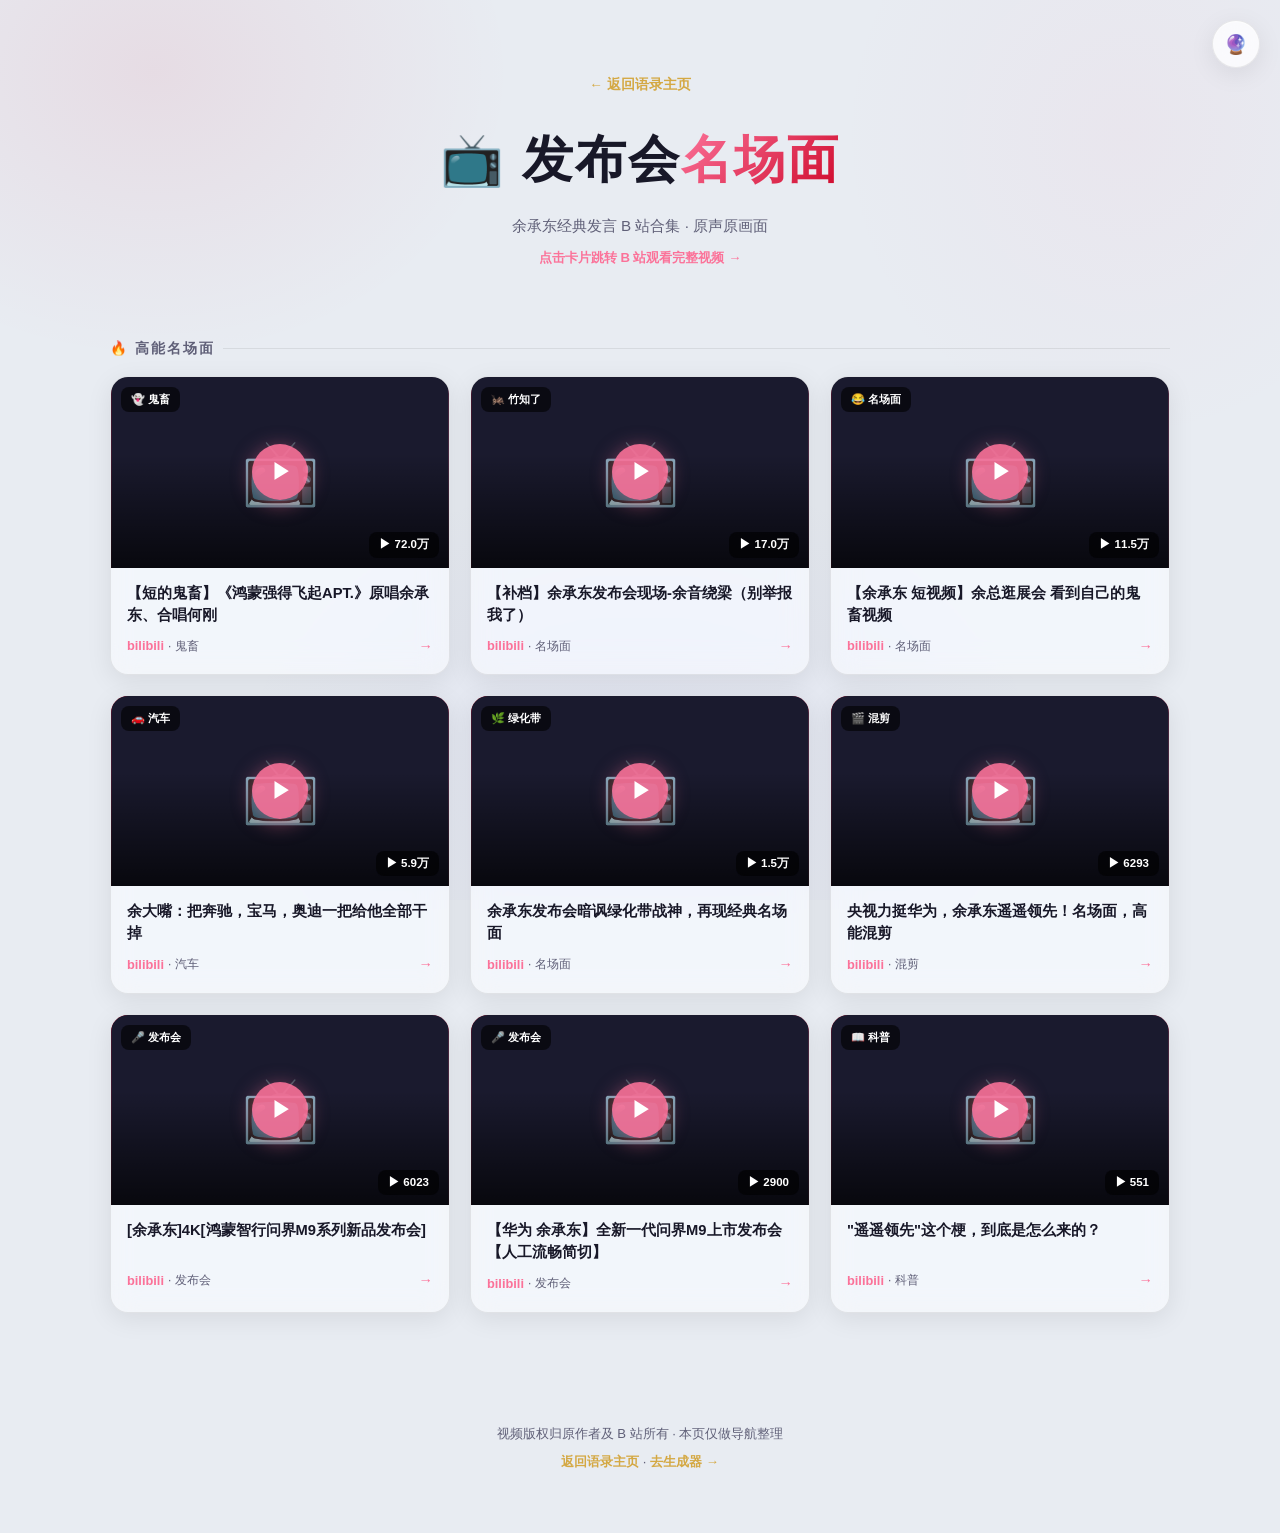
<file: soundboard.html>
<!DOCTYPE html>
<html lang="zh-CN">
<head>
<meta charset="UTF-8">
<meta name="viewport" content="width=device-width, initial-scale=1.0">
<title>发布会名场面 · B站合集</title>
<style>
  :root {
    --accent: #cf0a2c;
    --accent-glow: rgba(207, 10, 44, 0.35);
    --gold: #d4a843;
    --green: #2ecc71;
    --purple: #9b59b6;
    --pink: #fb7299;
    --radius: 20px;
  }
  [data-theme="dark"] {
    --bg: #0a0a12;
    --bg-grad-1: rgba(207,10,44,0.14);
    --bg-grad-2: rgba(100,70,210,0.10);
    --bg-grad-3: rgba(251,114,153,0.08);
    --glass: rgba(255,255,255,0.045);
    --glass-hover: rgba(255,255,255,0.075);
    --glass-strong: rgba(14,14,24,0.72);
    --border: rgba(255,255,255,0.09);
    --border-hover: rgba(251,114,153,0.55);
    --text: #ececf4;
    --text-dim: #8a8aa4;
    --shadow: 0 6px 28px rgba(0,0,0,0.4);
    --rim: rgba(255,255,255,0.12);
    --card-overlay: linear-gradient(180deg, transparent 40%, rgba(0,0,0,0.85) 100%);
  }
  [data-theme="light"] {
    --bg: #e8ecf2;
    --bg-grad-1: rgba(207,10,44,0.07);
    --bg-grad-2: rgba(90,80,200,0.05);
    --bg-grad-3: rgba(251,114,153,0.05);
    --glass: rgba(255,255,255,0.5);
    --glass-hover: rgba(255,255,255,0.7);
    --glass-strong: rgba(255,255,255,0.78);
    --border: rgba(0,0,0,0.08);
    --border-hover: rgba(251,114,153,0.4);
    --text: #181828;
    --text-dim: #606078;
    --shadow: 0 6px 26px rgba(0,0,0,0.08);
    --rim: rgba(255,255,255,0.65);
    --card-overlay: linear-gradient(180deg, transparent 40%, rgba(0,0,0,0.7) 100%);
  }
  * { margin: 0; padding: 0; box-sizing: border-box; }
  body {
    font-family: -apple-system, BlinkMacSystemFont, "Segoe UI", "PingFang SC", "Hiragino Sans GB", "Microsoft YaHei", sans-serif;
    background:
      radial-gradient(ellipse 600px 480px at 12% 8%, var(--bg-grad-1), transparent 60%),
      radial-gradient(ellipse 520px 560px at 88% 15%, var(--bg-grad-3), transparent 55%),
      radial-gradient(ellipse 680px 500px at 50% 85%, var(--bg-grad-2), transparent 60%),
      var(--bg);
    background-attachment: fixed;
    color: var(--text);
    line-height: 1.7;
    min-height: 100vh;
    transition: background 0.4s ease, color 0.4s ease;
    overflow-x: hidden;
  }
  .hero { text-align: center; padding: 70px 20px 30px; }
  .back-link { display: inline-flex; align-items: center; gap: 6px; color: var(--gold); text-decoration: none; font-size: 0.85rem; font-weight: 600; margin-bottom: 20px; transition: text-shadow 0.3s; }
  .back-link:hover { text-shadow: 0 0 16px rgba(212,168,67,0.5); }
  .hero h1 { font-size: clamp(1.8rem, 6vw, 3.2rem); font-weight: 900; letter-spacing: 2px; margin-bottom: 10px; }
  .hero h1 .highlight { background: linear-gradient(135deg, var(--pink), var(--accent)); -webkit-background-clip: text; -webkit-text-fill-color: transparent; background-clip: text; }
  .hero .subtitle { font-size: 0.95rem; color: var(--text-dim); margin-bottom: 8px; }
  .hero .hint { font-size: 0.82rem; color: var(--pink); font-weight: 600; }
  .theme-toggle {
    position: fixed; top: 20px; right: 20px; width: 48px; height: 48px; border-radius: 50%;
    background: var(--glass-strong); -webkit-backdrop-filter: blur(14px) saturate(180%); backdrop-filter: blur(14px) saturate(180%);
    border: 1px solid var(--border); color: var(--text); font-size: 1.2rem; cursor: pointer; z-index: 200;
    display: flex; align-items: center; justify-content: center;
    transition: transform 0.32s cubic-bezier(0.34, 1.56, 0.64, 1), border-color 0.28s, box-shadow 0.28s;
    box-shadow: var(--shadow), inset 0 1px 0 var(--rim);
  }
  .theme-toggle:hover { transform: scale(1.12) rotate(15deg); border-color: var(--pink); box-shadow: 0 0 0 2px var(--border-hover), 0 8px 28px rgba(251,114,153,0.3); }
  .container { max-width: 1100px; margin: 0 auto; padding: 10px 20px 80px; }
  .video-grid { display: grid; grid-template-columns: repeat(auto-fill, minmax(300px, 1fr)); gap: 20px; }
  .video-card {
    position: relative; border-radius: 18px; overflow: hidden;
    background: var(--glass);
    -webkit-backdrop-filter: blur(14px) saturate(180%);
    backdrop-filter: blur(14px) saturate(180%);
    border: 1px solid var(--border);
    box-shadow: var(--shadow), inset 0 1px 0 var(--rim);
    cursor: pointer; text-decoration: none; color: inherit;
    transition: transform 0.35s cubic-bezier(0.34, 1.56, 0.64, 1), border-color 0.28s, box-shadow 0.28s;
    display: block;
  }
  .video-card:hover {
    transform: translateY(-6px) scale(1.02);
    border-color: var(--border-hover);
    box-shadow: 0 0 0 2px var(--border-hover), 0 16px 48px rgba(251,114,153,0.25), inset 0 1px 0 var(--rim);
  }
  .video-card:active { transform: translateY(-2px) scale(1.005); }
  .video-thumb {
    position: relative; width: 100%; aspect-ratio: 16/9; overflow: hidden;
    background: #1a1a2e;
  }
  .video-thumb img {
    width: 100%; height: 100%; object-fit: cover;
    transition: transform 0.5s cubic-bezier(0.22, 1, 0.36, 1);
  }
  .video-card:hover .video-thumb img { transform: scale(1.08); }
  .video-thumb::after {
    content: ''; position: absolute; inset: 0;
    background: var(--card-overlay);
    pointer-events: none;
  }
  .play-overlay {
    position: absolute; top: 50%; left: 50%; transform: translate(-50%, -50%);
    width: 56px; height: 56px; border-radius: 50%;
    background: rgba(251,114,153,0.9);
    display: flex; align-items: center; justify-content: center;
    font-size: 1.4rem; color: #fff;
    box-shadow: 0 4px 20px rgba(251,114,153,0.5);
    transition: transform 0.3s cubic-bezier(0.34, 1.56, 0.64, 1), background 0.3s;
    z-index: 2;
  }
  .video-card:hover .play-overlay { transform: translate(-50%, -50%) scale(1.15); background: var(--pink); }
  .play-overlay::before { content: '▶'; margin-left: 3px; }
  .video-badge {
    position: absolute; top: 10px; left: 10px;
    padding: 3px 10px; border-radius: 8px;
    background: rgba(0,0,0,0.6);
    -webkit-backdrop-filter: blur(8px); backdrop-filter: blur(8px);
    color: #fff; font-size: 0.7rem; font-weight: 700;
    z-index: 2; display: flex; align-items: center; gap: 4px;
  }
  .video-views {
    position: absolute; bottom: 10px; right: 10px;
    padding: 3px 10px; border-radius: 8px;
    background: rgba(0,0,0,0.6);
    -webkit-backdrop-filter: blur(8px); backdrop-filter: blur(8px);
    color: #fff; font-size: 0.72rem; font-weight: 600;
    z-index: 2; display: flex; align-items: center; gap: 4px;
  }
  .video-info { padding: 14px 16px 16px; }
  .video-title {
    font-size: 0.92rem; font-weight: 700; line-height: 1.5;
    color: var(--text); margin-bottom: 8px;
    display: -webkit-box; -webkit-line-clamp: 2; -webkit-box-orient: vertical; overflow: hidden;
    min-height: 2.8em;
  }
  .video-meta { display: flex; align-items: center; justify-content: space-between; }
  .video-source { font-size: 0.75rem; color: var(--text-dim); display: flex; align-items: center; gap: 4px; }
  .video-source .bilibili-logo { color: var(--pink); font-weight: 800; font-size: 0.8rem; }
  .video-arrow { font-size: 0.9rem; color: var(--pink); transition: transform 0.3s; }
  .video-card:hover .video-arrow { transform: translateX(4px); }
  .section-label { font-size: 0.85rem; font-weight: 800; color: var(--text-dim); margin: 28px 0 16px; letter-spacing: 2px; text-transform: uppercase; display: flex; align-items: center; gap: 8px; }
  .section-label::after { content: ''; flex: 1; height: 1px; background: var(--border); }
  #monetCanvas { position: fixed; top: 0; left: 0; width: 100%; height: 100%; pointer-events: none; z-index: 9999; }
  footer { text-align: center; padding: 30px 20px 60px; color: var(--text-dim); font-size: 0.82rem; }
  footer a { color: var(--gold); text-decoration: none; font-weight: 600; }
  @media (max-width: 600px) {
    .hero { padding: 50px 16px 20px; }
    .video-grid { grid-template-columns: 1fr; gap: 14px; }
    .theme-toggle { top: 14px; right: 14px; width: 42px; height: 42px; }
  }
</style>
</head>
<body data-theme="dark">
<canvas id="monetCanvas"></canvas>
<button class="theme-toggle" id="themeToggle" title="切换主题">🌙</button>
<div class="hero">
  <a href="index.html" class="back-link">← 返回语录主页</a>
  <h1>📺 发布会<span class="highlight">名场面</span></h1>
  <p class="subtitle">余承东经典发言 B 站合集 · 原声原画面</p>
  <p class="hint">点击卡片跳转 B 站观看完整视频 →</p>
</div>
<div class="container">
  <div class="section-label">🔥 高能名场面</div>
  <div class="video-grid" id="videoGrid"></div>
</div>
<footer>
  <p>视频版权归原作者及 B 站所有 · 本页仅做导航整理</p>
  <p style="margin-top:6px;"><a href="index.html">返回语录主页</a> · <a href="generator.html">去生成器 →</a></p>
</footer>
<script>
const VIDEOS = [
  { bvid:"BV1gs63YoEYU", title:"【短的鬼畜】《鸿蒙强得飞起APT.》原唱余承东、合唱何刚", cover:"https://images.weserv.nl/?url=i1.hdslb.com/bfs/archive/e7cb0a501e39918dfa9dfe80c6a39860cd904242.jpg&w=480&q=70", views:"72.0万", badge:"👻 鬼畜", category:"鬼畜" },
  { bvid:"BV1WZ396pEF3", title:"【补档】余承东发布会现场-余音绕梁（别举报我了）", cover:"https://images.weserv.nl/?url=i0.hdslb.com/bfs/archive/ee5e7f2bd26401fbeecd54a671434d8aac9b0328.jpg&w=480&q=70", views:"17.0万", badge:"🦗 竹知了", category:"名场面" },
  { bvid:"BV1JpKpztEA9", title:"【余承东 短视频】余总逛展会 看到自己的鬼畜视频", cover:"https://images.weserv.nl/?url=i1.hdslb.com/bfs/archive/903c04c2e28403e2c8ffcf7e0e3899aebceb8196.jpg&w=480&q=70", views:"11.5万", badge:"😂 名场面", category:"名场面" },
  { bvid:"BV1Jf29BvEvg", title:"余大嘴：把奔驰，宝马，奥迪一把给他全部干掉", cover:"https://images.weserv.nl/?url=i0.hdslb.com/bfs/archive/687f2132505f8471716a84a9a935b35381430ae3.jpg&w=480&q=70", views:"5.9万", badge:"🚗 汽车", category:"汽车" },
  { bvid:"BV1V4pWzaEWC", title:"余承东发布会暗讽绿化带战神，再现经典名场面", cover:"https://images.weserv.nl/?url=i1.hdslb.com/bfs/archive/3f1e17182a2956c95990b98925ee7f52b0476351.jpg&w=480&q=70", views:"1.5万", badge:"🌿 绿化带", category:"名场面" },
  { bvid:"BV1Qj411C7FP", title:"央视力挺华为，余承东遥遥领先！名场面，高能混剪", cover:"https://images.weserv.nl/?url=i2.hdslb.com/bfs/archive/6b6725e515c8a7f13b7634a973abfc97e23839e4.jpg&w=480&q=70", views:"6293", badge:"🎬 混剪", category:"混剪" },
  { bvid:"BV1jHG26ZEhX", title:"[余承东]4K[鸿蒙智行问界M9系列新品发布会]", cover:"https://images.weserv.nl/?url=i1.hdslb.com/bfs/archive/0026514ca99032af407edd3dd692fad3d1bfb08e.jpg&w=480&q=70", views:"6023", badge:"🎤 发布会", category:"发布会" },
  { bvid:"BV1AJGD61EFv", title:"【华为 余承东】全新一代问界M9上市发布会【人工流畅简切】", cover:"https://images.weserv.nl/?url=i2.hdslb.com/bfs/archive/09a4a20f597bdaf54b29b15141e363d855ea8195.jpg&w=480&q=70", views:"2900", badge:"🎤 发布会", category:"发布会" },
  { bvid:"BV1UF411k7si", title:"\"遥遥领先\"这个梗，到底是怎么来的？", cover:"https://images.weserv.nl/?url=i0.hdslb.com/bfs/archive/b962baa3b4b1c111f3522df322dd3a5efb1c261d.jpg&w=480&q=70", views:"551", badge:"📖 科普", category:"科普" }
];
const grid = document.getElementById('videoGrid');
grid.innerHTML = VIDEOS.map(v => `
  <a class="video-card" href="https://www.bilibili.com/video/${v.bvid}/" target="_blank" rel="noopener noreferrer" data-bvid="${v.bvid}">
    <div class="video-thumb">
      <img src="${v.cover}" alt="${v.title}" loading="lazy" onerror="this.style.background='linear-gradient(135deg,#cf0a2c,#fb7299)';this.src='data:image/svg+xml,<svg xmlns=%22http://www.w3.org/2000/svg%22 viewBox=%220 0 16 9%22><rect fill=%22%231a1a2e%22 width=%2216%22 height=%229%22/><text x=%228%22 y=%225.5%22 text-anchor=%22middle%22 fill=%22%23fb7299%22 font-size=%223%22>📺</text></svg>'">
      <div class="play-overlay"></div>
      <span class="video-badge">${v.badge}</span>
      <span class="video-views">▶ ${v.views}</span>
    </div>
    <div class="video-info">
      <div class="video-title">${v.title}</div>
      <div class="video-meta">
        <span class="video-source"><span class="bilibili-logo">bilibili</span> · ${v.category}</span>
        <span class="video-arrow">→</span>
      </div>
    </div>
  </a>
`).join('');
document.querySelectorAll('.video-card').forEach(card => {
  card.addEventListener('click', (e) => { spawnMonet(e.clientX, e.clientY, card, 18); });
});
const themeToggle = document.getElementById('themeToggle');
const themes = ['auto', 'dark', 'light'];
const themeIcons = { auto: '🔮', dark: '🌙', light: '☀️' };
let currentThemeIdx = 0;
function applyTheme(theme) {
  if (theme === 'auto') {
    const prefersDark = window.matchMedia('(prefers-color-scheme: dark)').matches;
    document.body.setAttribute('data-theme', prefersDark ? 'dark' : 'light');
  } else {
    document.body.setAttribute('data-theme', theme);
  }
  themeToggle.textContent = themeIcons[theme];
  try { localStorage.setItem('ycd-theme', theme); } catch(e) {}
}
let savedTheme = 'auto';
try { savedTheme = localStorage.getItem('ycd-theme') || 'auto'; } catch(e) {}
currentThemeIdx = themes.indexOf(savedTheme);
if (currentThemeIdx < 0) currentThemeIdx = 0;
applyTheme(themes[currentThemeIdx]);
window.matchMedia('(prefers-color-scheme: dark)').addEventListener('change', () => {
  if (themes[currentThemeIdx] === 'auto') applyTheme('auto');
});
themeToggle.addEventListener('click', (e) => {
  currentThemeIdx = (currentThemeIdx + 1) % themes.length;
  applyTheme(themes[currentThemeIdx]);
  spawnMonet(e.clientX, e.clientY, e.currentTarget, 18);
});
const canvas = document.getElementById('monetCanvas');
const ctx = canvas.getContext('2d');
let particles = [];
let animId = null;
const dpr = Math.min(window.devicePixelRatio || 1, 2);
function resizeCanvas() { canvas.width = window.innerWidth * dpr; canvas.height = window.innerHeight * dpr; canvas.style.width = window.innerWidth + 'px'; canvas.style.height = window.innerHeight + 'px'; ctx.setTransform(dpr, 0, 0, dpr, 0, 0); }
resizeCanvas();
window.addEventListener('resize', resizeCanvas);
function rgbToHsl(r,g,b){r/=255;g/=255;b/=255;const max=Math.max(r,g,b),min=Math.min(r,g,b);let h,s,l=(max+min)/2;if(max===min){h=s=0;}else{const d=max-min;s=l>0.5?d/(2-max-min):d/(max+min);switch(max){case r:h=(g-b)/d+(g<b?6:0);break;case g:h=(b-r)/d+2;break;case b:h=(r-g)/d+4;break;}h/=6;}return[h*360,s,l];}
function hslToRgb(h,s,l){h/=360;let r,g,b;if(s===0){r=g=b=l;}else{const hue2rgb=(p,q,t)=>{if(t<0)t+=1;if(t>1)t-=1;if(t<1/6)return p+(q-p)*6*t;if(t<1/2)return q;if(t<2/3)return p+(q-p)*(2/3-t)*6;return p;};const q=l<0.5?l*(1+s):l+s-l*s;const p=2*l-q;r=hue2rgb(p,q,h+1/3);g=hue2rgb(p,q,h);b=hue2rgb(p,q,h-1/3);}return[Math.round(r*255),Math.round(g*255),Math.round(b*255)];}
function monetPalette(el){const styles=window.getComputedStyle(el);const baseColors=[];const extract=(str)=>{if(!str||str==='transparent'||str==='rgba(0, 0, 0, 0)')return;const m=str.match(/\d+(\.\d+)?/g);if(m&&m.length>=3){const r=parseInt(m[0]),g=parseInt(m[1]),b=parseInt(m[2]);if(r+g+b>30)baseColors.push([r,g,b]);}};extract(styles.backgroundColor);extract(styles.borderColor);extract(styles.color);if(baseColors.length===0)baseColors.push([251,114,153],[207,10,44]);const palette=[];baseColors.forEach(([r,g,b])=>{const[h,s,l]=rgbToHsl(r,g,b);palette.push(hslToRgb(h,Math.min(s+0.15,1),Math.min(l+0.12,0.9)));palette.push(hslToRgb((h+28)%360,s,Math.min(l+0.18,0.92)));palette.push(hslToRgb((h+332)%360,s,Math.min(l+0.12,0.88)));palette.push(hslToRgb((h+180)%360,Math.max(s-0.15,0.25),Math.min(l+0.25,0.85)));palette.push(hslToRgb(h,s*0.4,Math.min(l+0.35,0.96)));});palette.push([255,210,90],[255,175,70],[255,140,100]);return palette;}
class MonetParticle{constructor(x,y,palette){this.x=x+(Math.random()-0.5)*12;this.y=y+(Math.random()-0.5)*12;const angle=Math.random()*Math.PI*2;const speed=1.5+Math.random()*5;this.vx=Math.cos(angle)*speed;this.vy=Math.sin(angle)*speed-1.5;this.life=1;this.decay=0.012+Math.random()*0.018;this.size=2+Math.random()*4;this.rotation=Math.random()*Math.PI*2;this.rotSpeed=(Math.random()-0.5)*0.12;const c=palette[Math.floor(Math.random()*palette.length)];const[h,s,l]=rgbToHsl(c[0],c[1],c[2]);const final=hslToRgb((h+(Math.random()-0.5)*24+360)%360,Math.min(Math.max(s+(Math.random()-0.5)*0.25,0.25),1),Math.min(Math.max(l+(Math.random()-0.5)*0.18,0.25),0.95));this.r=final[0];this.g=final[1];this.b=final[2];this.gravity=0.06;this.friction=0.965;}
update(){this.vx*=this.friction;this.vy*=this.friction;this.vy+=this.gravity;this.x+=this.vx;this.y+=this.vy;this.life-=this.decay;this.size*=0.985;this.rotation+=this.rotSpeed;}
draw(ctx){const alpha=Math.max(this.life,0);const s=Math.max(this.size,0.6);ctx.save();ctx.translate(this.x,this.y);ctx.rotate(this.rotation);ctx.globalAlpha=alpha*0.3;ctx.fillStyle='rgb('+this.r+','+this.g+','+this.b+')';ctx.fillRect(-s*1.6,-s*1.6,s*3.2,s*3.2);ctx.globalAlpha=alpha;ctx.fillRect(-s/2,-s/2,s,s);ctx.restore();}}
function spawnMonet(x,y,el,count){const palette=monetPalette(el);for(let i=0;i<count;i++){particles.push(new MonetParticle(x,y,palette));}if(particles.length>150)particles=particles.slice(-150);if(!animId)animate();}
function animate(){ctx.clearRect(0,0,canvas.width/dpr,canvas.height/dpr);particles=particles.filter(p=>p.life>0);for(let i=0;i<particles.length;i++){particles[i].update();particles[i].draw(ctx);}ctx.globalAlpha=1;if(particles.length>0){animId=requestAnimationFrame(animate);}else{animId=null;}}
document.addEventListener('visibilitychange', () => {
  if (document.hidden && animId) { cancelAnimationFrame(animId); animId = null; }
  else if (!document.hidden && particles.length > 0 && !animId) { animate(); }
});
</script>
</body>
</html>
</file>
